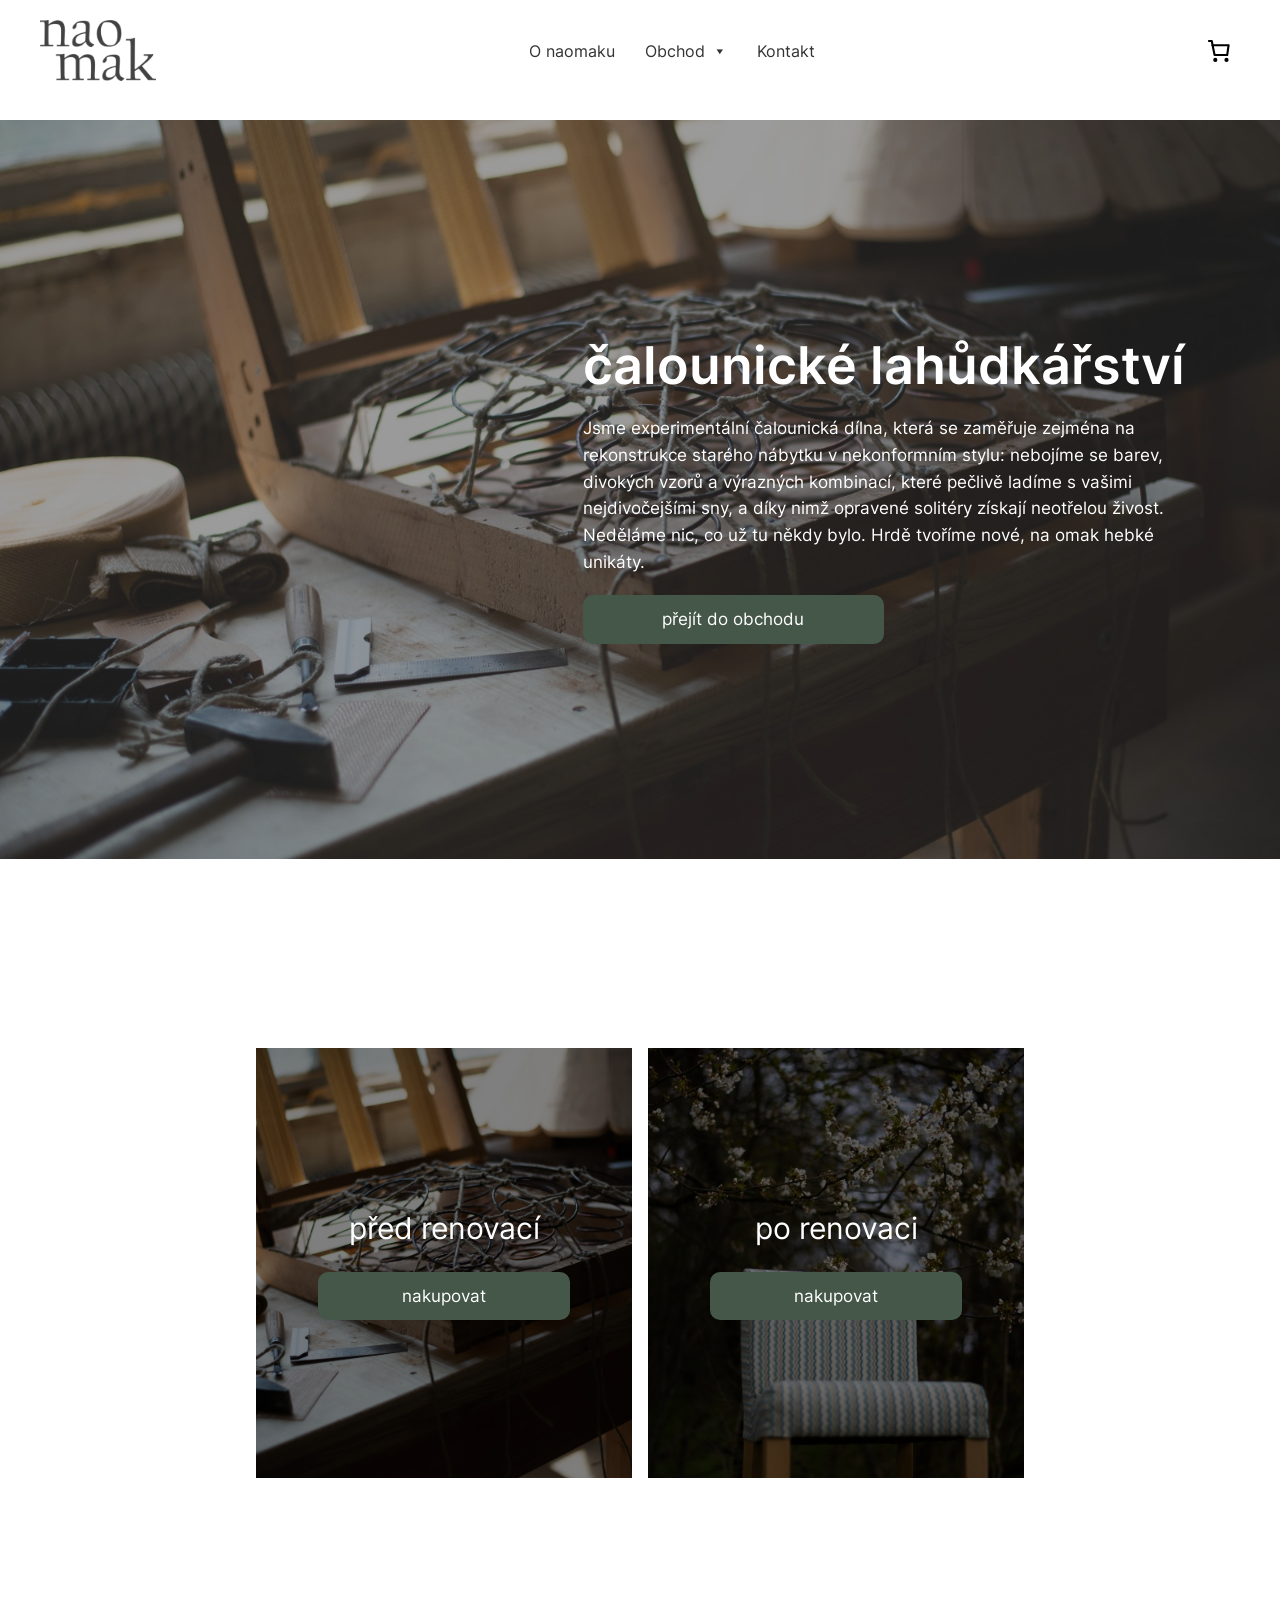
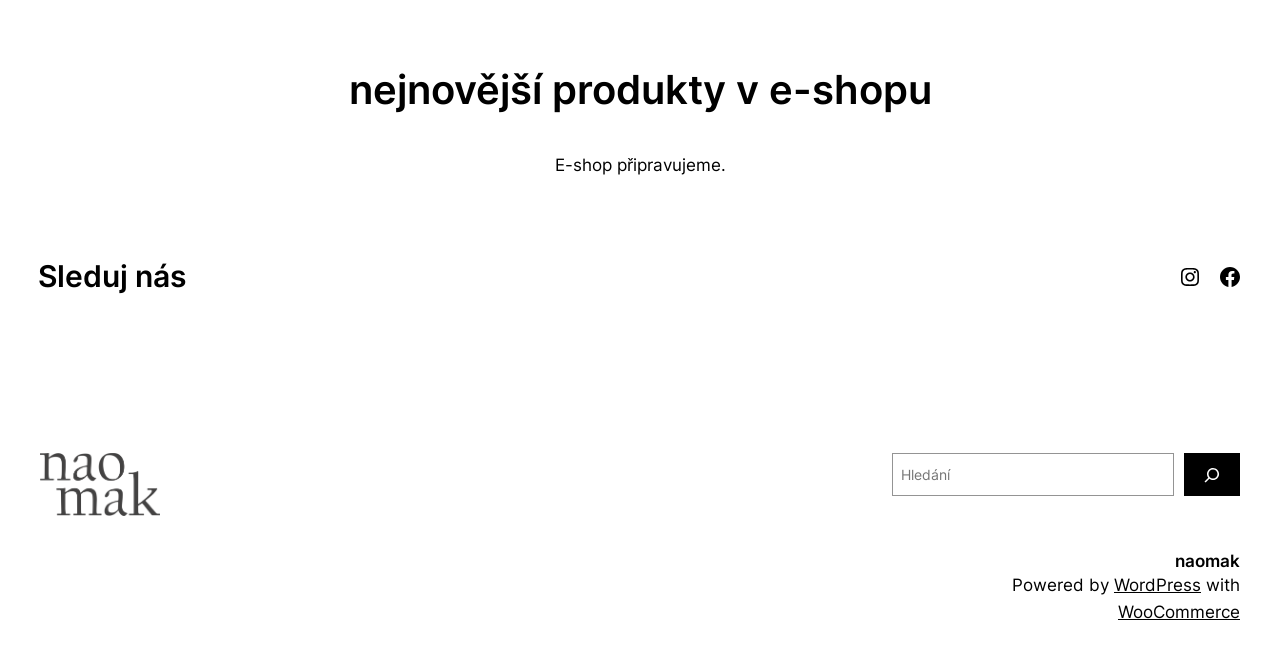
<file: index.html>
<!DOCTYPE html>
<html lang="cs">
<head>
	<meta charset="UTF-8" />
	<meta name="viewport" content="width=device-width, initial-scale=1" />
<meta name='robots' content='max-image-preview:large' />
<title>naomak &#8211; kočovné experimentální čalounictví</title>
<link rel="alternate" type="application/rss+xml" title="naomak &raquo; RSS zdroj" href="https://naomak.cz/feed/" />
<link rel="alternate" type="application/rss+xml" title="naomak &raquo; RSS komentářů" href="https://naomak.cz/comments/feed/" />
<script>
window._wpemojiSettings = {"baseUrl":"https:\/\/s.w.org\/images\/core\/emoji\/15.0.3\/72x72\/","ext":".png","svgUrl":"https:\/\/s.w.org\/images\/core\/emoji\/15.0.3\/svg\/","svgExt":".svg","source":{"concatemoji":"https:\/\/naomak.cz\/wp-includes\/js\/wp-emoji-release.min.js?ver=6.6.5"}};
/*! This file is auto-generated */
!function(i,n){var o,s,e;function c(e){try{var t={supportTests:e,timestamp:(new Date).valueOf()};sessionStorage.setItem(o,JSON.stringify(t))}catch(e){}}function p(e,t,n){e.clearRect(0,0,e.canvas.width,e.canvas.height),e.fillText(t,0,0);var t=new Uint32Array(e.getImageData(0,0,e.canvas.width,e.canvas.height).data),r=(e.clearRect(0,0,e.canvas.width,e.canvas.height),e.fillText(n,0,0),new Uint32Array(e.getImageData(0,0,e.canvas.width,e.canvas.height).data));return t.every(function(e,t){return e===r[t]})}function u(e,t,n){switch(t){case"flag":return n(e,"\ud83c\udff3\ufe0f\u200d\u26a7\ufe0f","\ud83c\udff3\ufe0f\u200b\u26a7\ufe0f")?!1:!n(e,"\ud83c\uddfa\ud83c\uddf3","\ud83c\uddfa\u200b\ud83c\uddf3")&&!n(e,"\ud83c\udff4\udb40\udc67\udb40\udc62\udb40\udc65\udb40\udc6e\udb40\udc67\udb40\udc7f","\ud83c\udff4\u200b\udb40\udc67\u200b\udb40\udc62\u200b\udb40\udc65\u200b\udb40\udc6e\u200b\udb40\udc67\u200b\udb40\udc7f");case"emoji":return!n(e,"\ud83d\udc26\u200d\u2b1b","\ud83d\udc26\u200b\u2b1b")}return!1}function f(e,t,n){var r="undefined"!=typeof WorkerGlobalScope&&self instanceof WorkerGlobalScope?new OffscreenCanvas(300,150):i.createElement("canvas"),a=r.getContext("2d",{willReadFrequently:!0}),o=(a.textBaseline="top",a.font="600 32px Arial",{});return e.forEach(function(e){o[e]=t(a,e,n)}),o}function t(e){var t=i.createElement("script");t.src=e,t.defer=!0,i.head.appendChild(t)}"undefined"!=typeof Promise&&(o="wpEmojiSettingsSupports",s=["flag","emoji"],n.supports={everything:!0,everythingExceptFlag:!0},e=new Promise(function(e){i.addEventListener("DOMContentLoaded",e,{once:!0})}),new Promise(function(t){var n=function(){try{var e=JSON.parse(sessionStorage.getItem(o));if("object"==typeof e&&"number"==typeof e.timestamp&&(new Date).valueOf()<e.timestamp+604800&&"object"==typeof e.supportTests)return e.supportTests}catch(e){}return null}();if(!n){if("undefined"!=typeof Worker&&"undefined"!=typeof OffscreenCanvas&&"undefined"!=typeof URL&&URL.createObjectURL&&"undefined"!=typeof Blob)try{var e="postMessage("+f.toString()+"("+[JSON.stringify(s),u.toString(),p.toString()].join(",")+"));",r=new Blob([e],{type:"text/javascript"}),a=new Worker(URL.createObjectURL(r),{name:"wpTestEmojiSupports"});return void(a.onmessage=function(e){c(n=e.data),a.terminate(),t(n)})}catch(e){}c(n=f(s,u,p))}t(n)}).then(function(e){for(var t in e)n.supports[t]=e[t],n.supports.everything=n.supports.everything&&n.supports[t],"flag"!==t&&(n.supports.everythingExceptFlag=n.supports.everythingExceptFlag&&n.supports[t]);n.supports.everythingExceptFlag=n.supports.everythingExceptFlag&&!n.supports.flag,n.DOMReady=!1,n.readyCallback=function(){n.DOMReady=!0}}).then(function(){return e}).then(function(){var e;n.supports.everything||(n.readyCallback(),(e=n.source||{}).concatemoji?t(e.concatemoji):e.wpemoji&&e.twemoji&&(t(e.twemoji),t(e.wpemoji)))}))}((window,document),window._wpemojiSettings);
</script>
<style id='wp-block-site-logo-inline-css'>
.wp-block-site-logo{box-sizing:border-box;line-height:0}.wp-block-site-logo a{display:inline-block;line-height:0}.wp-block-site-logo.is-default-size img{height:auto;width:120px}.wp-block-site-logo img{height:auto;max-width:100%}.wp-block-site-logo a,.wp-block-site-logo img{border-radius:inherit}.wp-block-site-logo.aligncenter{margin-left:auto;margin-right:auto;text-align:center}:root :where(.wp-block-site-logo.is-style-rounded){border-radius:9999px}
</style>
<style id='wp-block-group-inline-css'>
.wp-block-group{box-sizing:border-box}:where(.wp-block-group.wp-block-group-is-layout-constrained){position:relative}
</style>
<style id='wp-block-paragraph-inline-css'>
.is-small-text{font-size:.875em}.is-regular-text{font-size:1em}.is-large-text{font-size:2.25em}.is-larger-text{font-size:3em}.has-drop-cap:not(:focus):first-letter{float:left;font-size:8.4em;font-style:normal;font-weight:100;line-height:.68;margin:.05em .1em 0 0;text-transform:uppercase}body.rtl .has-drop-cap:not(:focus):first-letter{float:none;margin-left:.1em}p.has-drop-cap.has-background{overflow:hidden}:root :where(p.has-background){padding:1.25em 2.375em}:where(p.has-text-color:not(.has-link-color)) a{color:inherit}p.has-text-align-left[style*="writing-mode:vertical-lr"],p.has-text-align-right[style*="writing-mode:vertical-rl"]{rotate:180deg}
</style>
<link rel='stylesheet' id='wc-blocks-style-css' href='wp-content/plugins/woocommerce/assets/client/blocks/wc-blocks.css%3Fver=wc-9.1.6.css' media='all' />
<link rel='stylesheet' id='wc-blocks-style-mini-cart-contents-css' href='wp-content/plugins/woocommerce/assets/client/blocks/mini-cart-contents.css%3Fver=wc-9.1.6.css' media='all' />
<link rel='stylesheet' id='wc-blocks-packages-style-css' href='wp-content/plugins/woocommerce/assets/client/blocks/packages-style.css%3Fver=wc-9.1.6.css' media='all' />
<link rel='stylesheet' id='wc-blocks-style-mini-cart-css' href='wp-content/plugins/woocommerce/assets/client/blocks/mini-cart.css%3Fver=wc-9.1.6.css' media='all' />
<style id='wp-block-columns-inline-css'>
.wp-block-columns{align-items:normal!important;box-sizing:border-box;display:flex;flex-wrap:wrap!important}@media (min-width:782px){.wp-block-columns{flex-wrap:nowrap!important}}.wp-block-columns.are-vertically-aligned-top{align-items:flex-start}.wp-block-columns.are-vertically-aligned-center{align-items:center}.wp-block-columns.are-vertically-aligned-bottom{align-items:flex-end}@media (max-width:781px){.wp-block-columns:not(.is-not-stacked-on-mobile)>.wp-block-column{flex-basis:100%!important}}@media (min-width:782px){.wp-block-columns:not(.is-not-stacked-on-mobile)>.wp-block-column{flex-basis:0;flex-grow:1}.wp-block-columns:not(.is-not-stacked-on-mobile)>.wp-block-column[style*=flex-basis]{flex-grow:0}}.wp-block-columns.is-not-stacked-on-mobile{flex-wrap:nowrap!important}.wp-block-columns.is-not-stacked-on-mobile>.wp-block-column{flex-basis:0;flex-grow:1}.wp-block-columns.is-not-stacked-on-mobile>.wp-block-column[style*=flex-basis]{flex-grow:0}:where(.wp-block-columns){margin-bottom:1.75em}:where(.wp-block-columns.has-background){padding:1.25em 2.375em}.wp-block-column{flex-grow:1;min-width:0;overflow-wrap:break-word;word-break:break-word}.wp-block-column.is-vertically-aligned-top{align-self:flex-start}.wp-block-column.is-vertically-aligned-center{align-self:center}.wp-block-column.is-vertically-aligned-bottom{align-self:flex-end}.wp-block-column.is-vertically-aligned-stretch{align-self:stretch}.wp-block-column.is-vertically-aligned-bottom,.wp-block-column.is-vertically-aligned-center,.wp-block-column.is-vertically-aligned-top{width:100%}
</style>
<style id='wp-block-heading-inline-css'>
h1.has-background,h2.has-background,h3.has-background,h4.has-background,h5.has-background,h6.has-background{padding:1.25em 2.375em}h1.has-text-align-left[style*=writing-mode]:where([style*=vertical-lr]),h1.has-text-align-right[style*=writing-mode]:where([style*=vertical-rl]),h2.has-text-align-left[style*=writing-mode]:where([style*=vertical-lr]),h2.has-text-align-right[style*=writing-mode]:where([style*=vertical-rl]),h3.has-text-align-left[style*=writing-mode]:where([style*=vertical-lr]),h3.has-text-align-right[style*=writing-mode]:where([style*=vertical-rl]),h4.has-text-align-left[style*=writing-mode]:where([style*=vertical-lr]),h4.has-text-align-right[style*=writing-mode]:where([style*=vertical-rl]),h5.has-text-align-left[style*=writing-mode]:where([style*=vertical-lr]),h5.has-text-align-right[style*=writing-mode]:where([style*=vertical-rl]),h6.has-text-align-left[style*=writing-mode]:where([style*=vertical-lr]),h6.has-text-align-right[style*=writing-mode]:where([style*=vertical-rl]){rotate:180deg}

				.is-style-asterisk:before {
					content: '';
					width: 1.5rem;
					height: 3rem;
					background: var(--wp--preset--color--contrast-2, currentColor);
					clip-path: path('M11.93.684v8.039l5.633-5.633 1.216 1.23-5.66 5.66h8.04v1.737H13.2l5.701 5.701-1.23 1.23-5.742-5.742V21h-1.737v-8.094l-5.77 5.77-1.23-1.217 5.743-5.742H.842V9.98h8.162l-5.701-5.7 1.23-1.231 5.66 5.66V.684h1.737Z');
					display: block;
				}

				/* Hide the asterisk if the heading has no content, to avoid using empty headings to display the asterisk only, which is an A11Y issue */
				.is-style-asterisk:empty:before {
					content: none;
				}

				.is-style-asterisk:-moz-only-whitespace:before {
					content: none;
				}

				.is-style-asterisk.has-text-align-center:before {
					margin: 0 auto;
				}

				.is-style-asterisk.has-text-align-right:before {
					margin-left: auto;
				}

				.rtl .is-style-asterisk.has-text-align-left:before {
					margin-right: auto;
				}
</style>
<style id='wp-block-button-inline-css'>
.wp-block-button__link{box-sizing:border-box;cursor:pointer;display:inline-block;text-align:center;word-break:break-word}.wp-block-button__link.aligncenter{text-align:center}.wp-block-button__link.alignright{text-align:right}:where(.wp-block-button__link){border-radius:9999px;box-shadow:none;padding:calc(.667em + 2px) calc(1.333em + 2px);text-decoration:none}.wp-block-button[style*=text-decoration] .wp-block-button__link{text-decoration:inherit}.wp-block-buttons>.wp-block-button.has-custom-width{max-width:none}.wp-block-buttons>.wp-block-button.has-custom-width .wp-block-button__link{width:100%}.wp-block-buttons>.wp-block-button.has-custom-font-size .wp-block-button__link{font-size:inherit}.wp-block-buttons>.wp-block-button.wp-block-button__width-25{width:calc(25% - var(--wp--style--block-gap, .5em)*.75)}.wp-block-buttons>.wp-block-button.wp-block-button__width-50{width:calc(50% - var(--wp--style--block-gap, .5em)*.5)}.wp-block-buttons>.wp-block-button.wp-block-button__width-75{width:calc(75% - var(--wp--style--block-gap, .5em)*.25)}.wp-block-buttons>.wp-block-button.wp-block-button__width-100{flex-basis:100%;width:100%}.wp-block-buttons.is-vertical>.wp-block-button.wp-block-button__width-25{width:25%}.wp-block-buttons.is-vertical>.wp-block-button.wp-block-button__width-50{width:50%}.wp-block-buttons.is-vertical>.wp-block-button.wp-block-button__width-75{width:75%}.wp-block-button.is-style-squared,.wp-block-button__link.wp-block-button.is-style-squared{border-radius:0}.wp-block-button.no-border-radius,.wp-block-button__link.no-border-radius{border-radius:0!important}:root :where(.wp-block-button .wp-block-button__link.is-style-outline),:root :where(.wp-block-button.is-style-outline>.wp-block-button__link){border:2px solid;padding:.667em 1.333em}:root :where(.wp-block-button .wp-block-button__link.is-style-outline:not(.has-text-color)),:root :where(.wp-block-button.is-style-outline>.wp-block-button__link:not(.has-text-color)){color:currentColor}:root :where(.wp-block-button .wp-block-button__link.is-style-outline:not(.has-background)),:root :where(.wp-block-button.is-style-outline>.wp-block-button__link:not(.has-background)){background-color:initial;background-image:none}
</style>
<style id='twentytwentyfour-button-style-outline-inline-css'>
.wp-block-button.is-style-outline
	> .wp-block-button__link:not(.has-text-color, .has-background):hover {
	background-color: var(--wp--preset--color--contrast-2, var(--wp--preset--color--contrast, transparent));
	color: var(--wp--preset--color--base);
	border-color: var(--wp--preset--color--contrast-2, var(--wp--preset--color--contrast, currentColor));
}

</style>
<style id='wp-block-buttons-inline-css'>
.wp-block-buttons.is-vertical{flex-direction:column}.wp-block-buttons.is-vertical>.wp-block-button:last-child{margin-bottom:0}.wp-block-buttons>.wp-block-button{display:inline-block;margin:0}.wp-block-buttons.is-content-justification-left{justify-content:flex-start}.wp-block-buttons.is-content-justification-left.is-vertical{align-items:flex-start}.wp-block-buttons.is-content-justification-center{justify-content:center}.wp-block-buttons.is-content-justification-center.is-vertical{align-items:center}.wp-block-buttons.is-content-justification-right{justify-content:flex-end}.wp-block-buttons.is-content-justification-right.is-vertical{align-items:flex-end}.wp-block-buttons.is-content-justification-space-between{justify-content:space-between}.wp-block-buttons.aligncenter{text-align:center}.wp-block-buttons:not(.is-content-justification-space-between,.is-content-justification-right,.is-content-justification-left,.is-content-justification-center) .wp-block-button.aligncenter{margin-left:auto;margin-right:auto;width:100%}.wp-block-buttons[style*=text-decoration] .wp-block-button,.wp-block-buttons[style*=text-decoration] .wp-block-button__link{text-decoration:inherit}.wp-block-buttons.has-custom-font-size .wp-block-button__link{font-size:inherit}.wp-block-button.aligncenter{text-align:center}
</style>
<link rel='stylesheet' id='wp-block-cover-css' href='wp-includes/blocks/cover/style.min.css%3Fver=6.6.5.css' media='all' />
<style id='wp-block-spacer-inline-css'>
.wp-block-spacer{clear:both}
</style>
<link rel='stylesheet' id='wc-blocks-style-product-image-css' href='wp-content/plugins/woocommerce/assets/client/blocks/product-image.css%3Fver=wc-9.1.6.css' media='all' />
<style id='wp-block-post-title-inline-css'>
.wp-block-post-title{box-sizing:border-box;word-break:break-word}.wp-block-post-title a{display:inline-block}
</style>
<link rel='stylesheet' id='wc-blocks-style-product-template-css' href='wp-content/plugins/woocommerce/assets/client/blocks/product-template.css%3Fver=wc-9.1.6.css' media='all' />
<link rel='stylesheet' id='wc-blocks-style-product-collection-css' href='wp-content/plugins/woocommerce/assets/client/blocks/product-collection.css%3Fver=wc-9.1.6.css' media='all' />
<link rel='stylesheet' id='wp-block-social-links-css' href='wp-includes/blocks/social-links/style.min.css%3Fver=6.6.5.css' media='all' />
<style id='wp-block-navigation-link-inline-css'>
.wp-block-navigation .wp-block-navigation-item__label{overflow-wrap:break-word}.wp-block-navigation .wp-block-navigation-item__description{display:none}.link-ui-tools{border-top:1px solid #f0f0f0;padding:8px}.link-ui-block-inserter{padding-top:8px}.link-ui-block-inserter__back{margin-left:8px;text-transform:uppercase}

				.is-style-arrow-link .wp-block-navigation-item__label:after {
					content: "\2197";
					padding-inline-start: 0.25rem;
					vertical-align: middle;
					text-decoration: none;
					display: inline-block;
				}
</style>
<link rel='stylesheet' id='wp-block-navigation-css' href='wp-includes/blocks/navigation/style.min.css%3Fver=6.6.5.css' media='all' />
<style id='wp-block-search-inline-css'>
.wp-block-search__button{margin-left:10px;word-break:normal}.wp-block-search__button.has-icon{line-height:0}.wp-block-search__button svg{height:1.25em;min-height:24px;min-width:24px;width:1.25em;fill:currentColor;vertical-align:text-bottom}:where(.wp-block-search__button){border:1px solid #ccc;padding:6px 10px}.wp-block-search__inside-wrapper{display:flex;flex:auto;flex-wrap:nowrap;max-width:100%}.wp-block-search__label{width:100%}.wp-block-search__input{appearance:none;border:1px solid #949494;flex-grow:1;margin-left:0;margin-right:0;min-width:3rem;padding:8px;text-decoration:unset!important}.wp-block-search.wp-block-search__button-only .wp-block-search__button{flex-shrink:0;margin-left:0;max-width:100%}.wp-block-search.wp-block-search__button-only .wp-block-search__button[aria-expanded=true]{max-width:calc(100% - 100px)}.wp-block-search.wp-block-search__button-only .wp-block-search__inside-wrapper{min-width:0!important;transition-property:width}.wp-block-search.wp-block-search__button-only .wp-block-search__input{flex-basis:100%;transition-duration:.3s}.wp-block-search.wp-block-search__button-only.wp-block-search__searchfield-hidden,.wp-block-search.wp-block-search__button-only.wp-block-search__searchfield-hidden .wp-block-search__inside-wrapper{overflow:hidden}.wp-block-search.wp-block-search__button-only.wp-block-search__searchfield-hidden .wp-block-search__input{border-left-width:0!important;border-right-width:0!important;flex-basis:0;flex-grow:0;margin:0;min-width:0!important;padding-left:0!important;padding-right:0!important;width:0!important}:where(.wp-block-search__input){font-family:inherit;font-size:inherit;font-style:inherit;font-weight:inherit;letter-spacing:inherit;line-height:inherit;text-transform:inherit}:where(.wp-block-search__button-inside .wp-block-search__inside-wrapper){border:1px solid #949494;box-sizing:border-box;padding:4px}:where(.wp-block-search__button-inside .wp-block-search__inside-wrapper) .wp-block-search__input{border:none;border-radius:0;padding:0 4px}:where(.wp-block-search__button-inside .wp-block-search__inside-wrapper) .wp-block-search__input:focus{outline:none}:where(.wp-block-search__button-inside .wp-block-search__inside-wrapper) :where(.wp-block-search__button){padding:4px 8px}.wp-block-search.aligncenter .wp-block-search__inside-wrapper{margin:auto}.wp-block[data-align=right] .wp-block-search.wp-block-search__button-only .wp-block-search__inside-wrapper{float:right}
</style>
<style id='wp-block-site-title-inline-css'>
:root :where(.wp-block-site-title a){color:inherit}
</style>
<style id='wp-emoji-styles-inline-css'>

	img.wp-smiley, img.emoji {
		display: inline !important;
		border: none !important;
		box-shadow: none !important;
		height: 1em !important;
		width: 1em !important;
		margin: 0 0.07em !important;
		vertical-align: -0.1em !important;
		background: none !important;
		padding: 0 !important;
	}
</style>
<style id='wp-block-library-inline-css'>
:root{--wp-admin-theme-color:#007cba;--wp-admin-theme-color--rgb:0,124,186;--wp-admin-theme-color-darker-10:#006ba1;--wp-admin-theme-color-darker-10--rgb:0,107,161;--wp-admin-theme-color-darker-20:#005a87;--wp-admin-theme-color-darker-20--rgb:0,90,135;--wp-admin-border-width-focus:2px;--wp-block-synced-color:#7a00df;--wp-block-synced-color--rgb:122,0,223;--wp-bound-block-color:var(--wp-block-synced-color)}@media (min-resolution:192dpi){:root{--wp-admin-border-width-focus:1.5px}}.wp-element-button{cursor:pointer}:root{--wp--preset--font-size--normal:16px;--wp--preset--font-size--huge:42px}:root .has-very-light-gray-background-color{background-color:#eee}:root .has-very-dark-gray-background-color{background-color:#313131}:root .has-very-light-gray-color{color:#eee}:root .has-very-dark-gray-color{color:#313131}:root .has-vivid-green-cyan-to-vivid-cyan-blue-gradient-background{background:linear-gradient(135deg,#00d084,#0693e3)}:root .has-purple-crush-gradient-background{background:linear-gradient(135deg,#34e2e4,#4721fb 50%,#ab1dfe)}:root .has-hazy-dawn-gradient-background{background:linear-gradient(135deg,#faaca8,#dad0ec)}:root .has-subdued-olive-gradient-background{background:linear-gradient(135deg,#fafae1,#67a671)}:root .has-atomic-cream-gradient-background{background:linear-gradient(135deg,#fdd79a,#004a59)}:root .has-nightshade-gradient-background{background:linear-gradient(135deg,#330968,#31cdcf)}:root .has-midnight-gradient-background{background:linear-gradient(135deg,#020381,#2874fc)}.has-regular-font-size{font-size:1em}.has-larger-font-size{font-size:2.625em}.has-normal-font-size{font-size:var(--wp--preset--font-size--normal)}.has-huge-font-size{font-size:var(--wp--preset--font-size--huge)}.has-text-align-center{text-align:center}.has-text-align-left{text-align:left}.has-text-align-right{text-align:right}#end-resizable-editor-section{display:none}.aligncenter{clear:both}.items-justified-left{justify-content:flex-start}.items-justified-center{justify-content:center}.items-justified-right{justify-content:flex-end}.items-justified-space-between{justify-content:space-between}.screen-reader-text{border:0;clip:rect(1px,1px,1px,1px);clip-path:inset(50%);height:1px;margin:-1px;overflow:hidden;padding:0;position:absolute;width:1px;word-wrap:normal!important}.screen-reader-text:focus{background-color:#ddd;clip:auto!important;clip-path:none;color:#444;display:block;font-size:1em;height:auto;left:5px;line-height:normal;padding:15px 23px 14px;text-decoration:none;top:5px;width:auto;z-index:100000}html :where(.has-border-color){border-style:solid}html :where([style*=border-top-color]){border-top-style:solid}html :where([style*=border-right-color]){border-right-style:solid}html :where([style*=border-bottom-color]){border-bottom-style:solid}html :where([style*=border-left-color]){border-left-style:solid}html :where([style*=border-width]){border-style:solid}html :where([style*=border-top-width]){border-top-style:solid}html :where([style*=border-right-width]){border-right-style:solid}html :where([style*=border-bottom-width]){border-bottom-style:solid}html :where([style*=border-left-width]){border-left-style:solid}html :where(img[class*=wp-image-]){height:auto;max-width:100%}:where(figure){margin:0 0 1em}html :where(.is-position-sticky){--wp-admin--admin-bar--position-offset:var(--wp-admin--admin-bar--height,0px)}@media screen and (max-width:600px){html :where(.is-position-sticky){--wp-admin--admin-bar--position-offset:0px}}
</style>
<style id='global-styles-inline-css'>
:root{--wp--preset--aspect-ratio--square: 1;--wp--preset--aspect-ratio--4-3: 4/3;--wp--preset--aspect-ratio--3-4: 3/4;--wp--preset--aspect-ratio--3-2: 3/2;--wp--preset--aspect-ratio--2-3: 2/3;--wp--preset--aspect-ratio--16-9: 16/9;--wp--preset--aspect-ratio--9-16: 9/16;--wp--preset--color--black: #000000;--wp--preset--color--cyan-bluish-gray: #abb8c3;--wp--preset--color--white: #ffffff;--wp--preset--color--pale-pink: #f78da7;--wp--preset--color--vivid-red: #cf2e2e;--wp--preset--color--luminous-vivid-orange: #ff6900;--wp--preset--color--luminous-vivid-amber: #fcb900;--wp--preset--color--light-green-cyan: #7bdcb5;--wp--preset--color--vivid-green-cyan: #00d084;--wp--preset--color--pale-cyan-blue: #8ed1fc;--wp--preset--color--vivid-cyan-blue: #0693e3;--wp--preset--color--vivid-purple: #9b51e0;--wp--preset--color--primary: #000000;--wp--preset--color--secondary: #636363;--wp--preset--color--foreground: #000000;--wp--preset--color--background: #ffffff;--wp--preset--color--tertiary: #ffffff;--wp--preset--gradient--vivid-cyan-blue-to-vivid-purple: linear-gradient(135deg,rgba(6,147,227,1) 0%,rgb(155,81,224) 100%);--wp--preset--gradient--light-green-cyan-to-vivid-green-cyan: linear-gradient(135deg,rgb(122,220,180) 0%,rgb(0,208,130) 100%);--wp--preset--gradient--luminous-vivid-amber-to-luminous-vivid-orange: linear-gradient(135deg,rgba(252,185,0,1) 0%,rgba(255,105,0,1) 100%);--wp--preset--gradient--luminous-vivid-orange-to-vivid-red: linear-gradient(135deg,rgba(255,105,0,1) 0%,rgb(207,46,46) 100%);--wp--preset--gradient--very-light-gray-to-cyan-bluish-gray: linear-gradient(135deg,rgb(238,238,238) 0%,rgb(169,184,195) 100%);--wp--preset--gradient--cool-to-warm-spectrum: linear-gradient(135deg,rgb(74,234,220) 0%,rgb(151,120,209) 20%,rgb(207,42,186) 40%,rgb(238,44,130) 60%,rgb(251,105,98) 80%,rgb(254,248,76) 100%);--wp--preset--gradient--blush-light-purple: linear-gradient(135deg,rgb(255,206,236) 0%,rgb(152,150,240) 100%);--wp--preset--gradient--blush-bordeaux: linear-gradient(135deg,rgb(254,205,165) 0%,rgb(254,45,45) 50%,rgb(107,0,62) 100%);--wp--preset--gradient--luminous-dusk: linear-gradient(135deg,rgb(255,203,112) 0%,rgb(199,81,192) 50%,rgb(65,88,208) 100%);--wp--preset--gradient--pale-ocean: linear-gradient(135deg,rgb(255,245,203) 0%,rgb(182,227,212) 50%,rgb(51,167,181) 100%);--wp--preset--gradient--electric-grass: linear-gradient(135deg,rgb(202,248,128) 0%,rgb(113,206,126) 100%);--wp--preset--gradient--midnight: linear-gradient(135deg,rgb(2,3,129) 0%,rgb(40,116,252) 100%);--wp--preset--gradient--gradient-1: linear-gradient(to bottom, #cfcabe 0%, #F9F9F9 100%);--wp--preset--gradient--gradient-2: linear-gradient(to bottom, #C2A990 0%, #F9F9F9 100%);--wp--preset--gradient--gradient-3: linear-gradient(to bottom, #D8613C 0%, #F9F9F9 100%);--wp--preset--gradient--gradient-4: linear-gradient(to bottom, #B1C5A4 0%, #F9F9F9 100%);--wp--preset--gradient--gradient-5: linear-gradient(to bottom, #B5BDBC 0%, #F9F9F9 100%);--wp--preset--gradient--gradient-6: linear-gradient(to bottom, #A4A4A4 0%, #F9F9F9 100%);--wp--preset--gradient--gradient-7: linear-gradient(to bottom, #cfcabe 50%, #F9F9F9 50%);--wp--preset--gradient--gradient-8: linear-gradient(to bottom, #C2A990 50%, #F9F9F9 50%);--wp--preset--gradient--gradient-9: linear-gradient(to bottom, #D8613C 50%, #F9F9F9 50%);--wp--preset--gradient--gradient-10: linear-gradient(to bottom, #B1C5A4 50%, #F9F9F9 50%);--wp--preset--gradient--gradient-11: linear-gradient(to bottom, #B5BDBC 50%, #F9F9F9 50%);--wp--preset--gradient--gradient-12: linear-gradient(to bottom, #A4A4A4 50%, #F9F9F9 50%);--wp--preset--font-size--small: 0.9rem;--wp--preset--font-size--medium: 1.05rem;--wp--preset--font-size--large: clamp(1.39rem, 1.39rem + ((1vw - 0.2rem) * 0.767), 1.85rem);--wp--preset--font-size--x-large: clamp(1.85rem, 1.85rem + ((1vw - 0.2rem) * 1.083), 2.5rem);--wp--preset--font-size--xx-large: clamp(2.5rem, 2.5rem + ((1vw - 0.2rem) * 1.283), 3.27rem);--wp--preset--font-family--inter: Inter, sans-serif;--wp--preset--font-family--raleway: Raleway, sans-serif;--wp--preset--font-family--work-sans: "Work Sans", sans-serif;--wp--preset--font-family--cormorant: Cormorant, serif;--wp--preset--font-family--newsreader: Newsreader, serif;--wp--preset--font-family--rubik: Rubik, sans-serif;--wp--preset--font-family--arvo: Arvo, serif;--wp--preset--font-family--montserrat: Montserrat, sans-serif;--wp--preset--font-family--lora: Lora, serif;--wp--preset--font-family--albert-sans: "Albert Sans", sans-serif;--wp--preset--font-family--overpass: Overpass, sans-serif;--wp--preset--font-family--bodoni-moda: "Bodoni Moda", serif;--wp--preset--spacing--20: min(1.5rem, 2vw);--wp--preset--spacing--30: min(2.5rem, 3vw);--wp--preset--spacing--40: min(4rem, 5vw);--wp--preset--spacing--50: min(6.5rem, 8vw);--wp--preset--spacing--60: min(10.5rem, 13vw);--wp--preset--spacing--70: 3.38rem;--wp--preset--spacing--80: 5.06rem;--wp--preset--spacing--10: 1rem;--wp--preset--shadow--natural: 6px 6px 9px rgba(0, 0, 0, 0.2);--wp--preset--shadow--deep: 12px 12px 50px rgba(0, 0, 0, 0.4);--wp--preset--shadow--sharp: 6px 6px 0px rgba(0, 0, 0, 0.2);--wp--preset--shadow--outlined: 6px 6px 0px -3px rgba(255, 255, 255, 1), 6px 6px rgba(0, 0, 0, 1);--wp--preset--shadow--crisp: 6px 6px 0px rgba(0, 0, 0, 1);}:root { --wp--style--global--content-size: 620px;--wp--style--global--wide-size: 1280px; }:where(body) { margin: 0; }.wp-site-blocks { padding-top: var(--wp--style--root--padding-top); padding-bottom: var(--wp--style--root--padding-bottom); }.has-global-padding { padding-right: var(--wp--style--root--padding-right); padding-left: var(--wp--style--root--padding-left); }.has-global-padding > .alignfull { margin-right: calc(var(--wp--style--root--padding-right) * -1); margin-left: calc(var(--wp--style--root--padding-left) * -1); }.has-global-padding :where(:not(.alignfull.is-layout-flow) > .has-global-padding:not(.wp-block-block, .alignfull)) { padding-right: 0; padding-left: 0; }.has-global-padding :where(:not(.alignfull.is-layout-flow) > .has-global-padding:not(.wp-block-block, .alignfull)) > .alignfull { margin-left: 0; margin-right: 0; }.wp-site-blocks > .alignleft { float: left; margin-right: 2em; }.wp-site-blocks > .alignright { float: right; margin-left: 2em; }.wp-site-blocks > .aligncenter { justify-content: center; margin-left: auto; margin-right: auto; }:where(.wp-site-blocks) > * { margin-block-start: 1.2rem; margin-block-end: 0; }:where(.wp-site-blocks) > :first-child { margin-block-start: 0; }:where(.wp-site-blocks) > :last-child { margin-block-end: 0; }:root { --wp--style--block-gap: 1.2rem; }:root :where(.is-layout-flow) > :first-child{margin-block-start: 0;}:root :where(.is-layout-flow) > :last-child{margin-block-end: 0;}:root :where(.is-layout-flow) > *{margin-block-start: 1.2rem;margin-block-end: 0;}:root :where(.is-layout-constrained) > :first-child{margin-block-start: 0;}:root :where(.is-layout-constrained) > :last-child{margin-block-end: 0;}:root :where(.is-layout-constrained) > *{margin-block-start: 1.2rem;margin-block-end: 0;}:root :where(.is-layout-flex){gap: 1.2rem;}:root :where(.is-layout-grid){gap: 1.2rem;}.is-layout-flow > .alignleft{float: left;margin-inline-start: 0;margin-inline-end: 2em;}.is-layout-flow > .alignright{float: right;margin-inline-start: 2em;margin-inline-end: 0;}.is-layout-flow > .aligncenter{margin-left: auto !important;margin-right: auto !important;}.is-layout-constrained > .alignleft{float: left;margin-inline-start: 0;margin-inline-end: 2em;}.is-layout-constrained > .alignright{float: right;margin-inline-start: 2em;margin-inline-end: 0;}.is-layout-constrained > .aligncenter{margin-left: auto !important;margin-right: auto !important;}.is-layout-constrained > :where(:not(.alignleft):not(.alignright):not(.alignfull)){max-width: var(--wp--style--global--content-size);margin-left: auto !important;margin-right: auto !important;}.is-layout-constrained > .alignwide{max-width: var(--wp--style--global--wide-size);}body .is-layout-flex{display: flex;}.is-layout-flex{flex-wrap: wrap;align-items: center;}.is-layout-flex > :is(*, div){margin: 0;}body .is-layout-grid{display: grid;}.is-layout-grid > :is(*, div){margin: 0;}body{background-color: var(--wp--preset--color--background);color: var(--wp--preset--color--foreground);font-family: var(--wp--preset--font-family--inter);font-size: var(--wp--preset--font-size--medium);font-style: normal;font-weight: 400;line-height: 1.6;--wp--style--root--padding-top: 0px;--wp--style--root--padding-right: var(--wp--preset--spacing--50);--wp--style--root--padding-bottom: 0px;--wp--style--root--padding-left: var(--wp--preset--spacing--50);}a:where(:not(.wp-element-button)){color: var(--wp--preset--color--foreground);text-decoration: underline;}:root :where(a:where(:not(.wp-element-button)):hover){text-decoration: none;}h1, h2, h3, h4, h5, h6{color: var(--wp--preset--color--foreground);font-family: var(--wp--preset--font-family--inter);font-style: normal;font-weight: 600;line-height: 1.2;}h1{font-size: var(--wp--preset--font-size--xx-large);line-height: 1.15;}h2{font-size: var(--wp--preset--font-size--x-large);}h3{font-size: var(--wp--preset--font-size--large);}h4{font-size: clamp(1.1rem, 1.1rem + ((1vw - 0.2rem) * 0.767), 1.5rem);}h5{font-size: var(--wp--preset--font-size--medium);}h6{font-size: var(--wp--preset--font-size--small);}:root :where(.wp-element-button, .wp-block-button__link){background-color: var(--wp--preset--color--primary);border-radius: .33rem;border-color: var(--wp--preset--color--contrast);border-width: 0;color: var(--wp--preset--color--background);font-family: var(--wp--preset--font-family--inter);font-size: var(--wp--preset--font-size--small);font-style: normal;font-weight: 400;line-height: 1;padding-top: 0.6rem;padding-right: 1rem;padding-bottom: 0.6rem;padding-left: 1rem;text-decoration: none;}:root :where(.wp-element-button:hover, .wp-block-button__link:hover){background-color: var(--wp--preset--color--secondary);border-color: var(--wp--preset--color--contrast-2);color: var(--wp--preset--color--background);}:root :where(.wp-element-button:focus, .wp-block-button__link:focus){background-color: var(--wp--preset--color--contrast-2);border-color: var(--wp--preset--color--contrast-2);color: var(--wp--preset--color--base);outline-color: var(--wp--preset--color--contrast);outline-offset: 2px;}:root :where(.wp-element-button:active, .wp-block-button__link:active){background-color: var(--wp--preset--color--contrast);color: var(--wp--preset--color--base);}:root :where(.wp-element-caption, .wp-block-audio figcaption, .wp-block-embed figcaption, .wp-block-gallery figcaption, .wp-block-image figcaption, .wp-block-table figcaption, .wp-block-video figcaption){color: var(--wp--preset--color--contrast-2);font-family: var(--wp--preset--font-family--body);font-size: 0.8rem;}.has-black-color{color: var(--wp--preset--color--black) !important;}.has-cyan-bluish-gray-color{color: var(--wp--preset--color--cyan-bluish-gray) !important;}.has-white-color{color: var(--wp--preset--color--white) !important;}.has-pale-pink-color{color: var(--wp--preset--color--pale-pink) !important;}.has-vivid-red-color{color: var(--wp--preset--color--vivid-red) !important;}.has-luminous-vivid-orange-color{color: var(--wp--preset--color--luminous-vivid-orange) !important;}.has-luminous-vivid-amber-color{color: var(--wp--preset--color--luminous-vivid-amber) !important;}.has-light-green-cyan-color{color: var(--wp--preset--color--light-green-cyan) !important;}.has-vivid-green-cyan-color{color: var(--wp--preset--color--vivid-green-cyan) !important;}.has-pale-cyan-blue-color{color: var(--wp--preset--color--pale-cyan-blue) !important;}.has-vivid-cyan-blue-color{color: var(--wp--preset--color--vivid-cyan-blue) !important;}.has-vivid-purple-color{color: var(--wp--preset--color--vivid-purple) !important;}.has-primary-color{color: var(--wp--preset--color--primary) !important;}.has-secondary-color{color: var(--wp--preset--color--secondary) !important;}.has-foreground-color{color: var(--wp--preset--color--foreground) !important;}.has-background-color{color: var(--wp--preset--color--background) !important;}.has-tertiary-color{color: var(--wp--preset--color--tertiary) !important;}.has-black-background-color{background-color: var(--wp--preset--color--black) !important;}.has-cyan-bluish-gray-background-color{background-color: var(--wp--preset--color--cyan-bluish-gray) !important;}.has-white-background-color{background-color: var(--wp--preset--color--white) !important;}.has-pale-pink-background-color{background-color: var(--wp--preset--color--pale-pink) !important;}.has-vivid-red-background-color{background-color: var(--wp--preset--color--vivid-red) !important;}.has-luminous-vivid-orange-background-color{background-color: var(--wp--preset--color--luminous-vivid-orange) !important;}.has-luminous-vivid-amber-background-color{background-color: var(--wp--preset--color--luminous-vivid-amber) !important;}.has-light-green-cyan-background-color{background-color: var(--wp--preset--color--light-green-cyan) !important;}.has-vivid-green-cyan-background-color{background-color: var(--wp--preset--color--vivid-green-cyan) !important;}.has-pale-cyan-blue-background-color{background-color: var(--wp--preset--color--pale-cyan-blue) !important;}.has-vivid-cyan-blue-background-color{background-color: var(--wp--preset--color--vivid-cyan-blue) !important;}.has-vivid-purple-background-color{background-color: var(--wp--preset--color--vivid-purple) !important;}.has-primary-background-color{background-color: var(--wp--preset--color--primary) !important;}.has-secondary-background-color{background-color: var(--wp--preset--color--secondary) !important;}.has-foreground-background-color{background-color: var(--wp--preset--color--foreground) !important;}.has-background-background-color{background-color: var(--wp--preset--color--background) !important;}.has-tertiary-background-color{background-color: var(--wp--preset--color--tertiary) !important;}.has-black-border-color{border-color: var(--wp--preset--color--black) !important;}.has-cyan-bluish-gray-border-color{border-color: var(--wp--preset--color--cyan-bluish-gray) !important;}.has-white-border-color{border-color: var(--wp--preset--color--white) !important;}.has-pale-pink-border-color{border-color: var(--wp--preset--color--pale-pink) !important;}.has-vivid-red-border-color{border-color: var(--wp--preset--color--vivid-red) !important;}.has-luminous-vivid-orange-border-color{border-color: var(--wp--preset--color--luminous-vivid-orange) !important;}.has-luminous-vivid-amber-border-color{border-color: var(--wp--preset--color--luminous-vivid-amber) !important;}.has-light-green-cyan-border-color{border-color: var(--wp--preset--color--light-green-cyan) !important;}.has-vivid-green-cyan-border-color{border-color: var(--wp--preset--color--vivid-green-cyan) !important;}.has-pale-cyan-blue-border-color{border-color: var(--wp--preset--color--pale-cyan-blue) !important;}.has-vivid-cyan-blue-border-color{border-color: var(--wp--preset--color--vivid-cyan-blue) !important;}.has-vivid-purple-border-color{border-color: var(--wp--preset--color--vivid-purple) !important;}.has-primary-border-color{border-color: var(--wp--preset--color--primary) !important;}.has-secondary-border-color{border-color: var(--wp--preset--color--secondary) !important;}.has-foreground-border-color{border-color: var(--wp--preset--color--foreground) !important;}.has-background-border-color{border-color: var(--wp--preset--color--background) !important;}.has-tertiary-border-color{border-color: var(--wp--preset--color--tertiary) !important;}.has-vivid-cyan-blue-to-vivid-purple-gradient-background{background: var(--wp--preset--gradient--vivid-cyan-blue-to-vivid-purple) !important;}.has-light-green-cyan-to-vivid-green-cyan-gradient-background{background: var(--wp--preset--gradient--light-green-cyan-to-vivid-green-cyan) !important;}.has-luminous-vivid-amber-to-luminous-vivid-orange-gradient-background{background: var(--wp--preset--gradient--luminous-vivid-amber-to-luminous-vivid-orange) !important;}.has-luminous-vivid-orange-to-vivid-red-gradient-background{background: var(--wp--preset--gradient--luminous-vivid-orange-to-vivid-red) !important;}.has-very-light-gray-to-cyan-bluish-gray-gradient-background{background: var(--wp--preset--gradient--very-light-gray-to-cyan-bluish-gray) !important;}.has-cool-to-warm-spectrum-gradient-background{background: var(--wp--preset--gradient--cool-to-warm-spectrum) !important;}.has-blush-light-purple-gradient-background{background: var(--wp--preset--gradient--blush-light-purple) !important;}.has-blush-bordeaux-gradient-background{background: var(--wp--preset--gradient--blush-bordeaux) !important;}.has-luminous-dusk-gradient-background{background: var(--wp--preset--gradient--luminous-dusk) !important;}.has-pale-ocean-gradient-background{background: var(--wp--preset--gradient--pale-ocean) !important;}.has-electric-grass-gradient-background{background: var(--wp--preset--gradient--electric-grass) !important;}.has-midnight-gradient-background{background: var(--wp--preset--gradient--midnight) !important;}.has-gradient-1-gradient-background{background: var(--wp--preset--gradient--gradient-1) !important;}.has-gradient-2-gradient-background{background: var(--wp--preset--gradient--gradient-2) !important;}.has-gradient-3-gradient-background{background: var(--wp--preset--gradient--gradient-3) !important;}.has-gradient-4-gradient-background{background: var(--wp--preset--gradient--gradient-4) !important;}.has-gradient-5-gradient-background{background: var(--wp--preset--gradient--gradient-5) !important;}.has-gradient-6-gradient-background{background: var(--wp--preset--gradient--gradient-6) !important;}.has-gradient-7-gradient-background{background: var(--wp--preset--gradient--gradient-7) !important;}.has-gradient-8-gradient-background{background: var(--wp--preset--gradient--gradient-8) !important;}.has-gradient-9-gradient-background{background: var(--wp--preset--gradient--gradient-9) !important;}.has-gradient-10-gradient-background{background: var(--wp--preset--gradient--gradient-10) !important;}.has-gradient-11-gradient-background{background: var(--wp--preset--gradient--gradient-11) !important;}.has-gradient-12-gradient-background{background: var(--wp--preset--gradient--gradient-12) !important;}.has-small-font-size{font-size: var(--wp--preset--font-size--small) !important;}.has-medium-font-size{font-size: var(--wp--preset--font-size--medium) !important;}.has-large-font-size{font-size: var(--wp--preset--font-size--large) !important;}.has-x-large-font-size{font-size: var(--wp--preset--font-size--x-large) !important;}.has-xx-large-font-size{font-size: var(--wp--preset--font-size--xx-large) !important;}.has-inter-font-family{font-family: var(--wp--preset--font-family--inter) !important;}.has-raleway-font-family{font-family: var(--wp--preset--font-family--raleway) !important;}.has-work-sans-font-family{font-family: var(--wp--preset--font-family--work-sans) !important;}.has-cormorant-font-family{font-family: var(--wp--preset--font-family--cormorant) !important;}.has-newsreader-font-family{font-family: var(--wp--preset--font-family--newsreader) !important;}.has-rubik-font-family{font-family: var(--wp--preset--font-family--rubik) !important;}.has-arvo-font-family{font-family: var(--wp--preset--font-family--arvo) !important;}.has-montserrat-font-family{font-family: var(--wp--preset--font-family--montserrat) !important;}.has-lora-font-family{font-family: var(--wp--preset--font-family--lora) !important;}.has-albert-sans-font-family{font-family: var(--wp--preset--font-family--albert-sans) !important;}.has-overpass-font-family{font-family: var(--wp--preset--font-family--overpass) !important;}.has-bodoni-moda-font-family{font-family: var(--wp--preset--font-family--bodoni-moda) !important;}
:root :where(.wp-block-buttons-is-layout-flow) > :first-child{margin-block-start: 0;}:root :where(.wp-block-buttons-is-layout-flow) > :last-child{margin-block-end: 0;}:root :where(.wp-block-buttons-is-layout-flow) > *{margin-block-start: 0.7rem;margin-block-end: 0;}:root :where(.wp-block-buttons-is-layout-constrained) > :first-child{margin-block-start: 0;}:root :where(.wp-block-buttons-is-layout-constrained) > :last-child{margin-block-end: 0;}:root :where(.wp-block-buttons-is-layout-constrained) > *{margin-block-start: 0.7rem;margin-block-end: 0;}:root :where(.wp-block-buttons-is-layout-flex){gap: 0.7rem;}:root :where(.wp-block-buttons-is-layout-grid){gap: 0.7rem;}
:root :where(.wp-block-navigation){font-weight: 500;}
:root :where(.wp-block-navigation a:where(:not(.wp-element-button))){text-decoration: none;}
:root :where(.wp-block-navigation a:where(:not(.wp-element-button)):hover){text-decoration: underline;}
:root :where(.wp-block-post-title){color: var(--wp--preset--color--foreground);}
:root :where(.wp-block-post-title a:where(:not(.wp-element-button))){color: var(--wp--preset--color--foreground);text-decoration: none;}
:root :where(.wp-block-post-title a:where(:not(.wp-element-button)):hover){color: var(--wp--preset--color--primary);text-decoration: underline;}
:root :where(.wp-block-search .wp-block-search__label, .wp-block-search .wp-block-search__input, .wp-block-search .wp-block-search__button){font-size: var(--wp--preset--font-size--small);}:root :where(.wp-block-search .wp-block-search__input){border-radius:.33rem}
:root :where(.wp-block-search .wp-element-button,.wp-block-search  .wp-block-button__link){border-radius: .33rem;}
:root :where(.wp-block-site-title){font-family: var(--wp--preset--font-family--inter);font-size: var(--wp--preset--font-size--medium);font-style: normal;font-weight: 600;}
:root :where(.wp-block-site-title a:where(:not(.wp-element-button))){color: var(--wp--preset--color--foreground);text-decoration: none;}
:root :where(.wp-block-site-title a:where(:not(.wp-element-button)):hover){color: var(--wp--preset--color--foreground);text-decoration: none;}
:root :where(.wp-block-heading){color: var(--wp--preset--color--foreground);}
:root :where(.wp-block-heading a:where(:not(.wp-element-button))){color: var(--wp--preset--color--foreground);}
:root :where(.wp-block-cover h1,.wp-block-cover  h2,.wp-block-cover  h3,.wp-block-cover  h4,.wp-block-cover  h5,.wp-block-cover  h6){color: #ffffff;}
:where(.wp-site-blocks *:focus){outline-width:2px;outline-style:solid}:root :where(.wp-block-calendar.wp-block-calendar table:where(:not(.has-text-color)) th){background-color:var(--wp--preset--color--contrast-2);color:var(--wp--preset--color--base);border-color:var(--wp--preset--color--contrast-2)}:root :where(.wp-block-calendar table:where(:not(.has-text-color)) td){border-color:var(--wp--preset--color--contrast-2)}:root :where(.wp-block-categories){list-style-type:none;}:root :where(.wp-block-categories li){margin-bottom: 0.5rem;}:root :where(.wp-block-post-comments-form textarea, .wp-block-post-comments-form input){border-radius:.33rem}:root :where(.wp-block-loginout input){border-radius:.33rem;padding:calc(0.667em + 2px);border:1px solid #949494;}:root :where(.wp-block-post-terms .wp-block-post-terms__prefix){color: var(--wp--preset--color--contrast-2);}:root :where(.wp-block-query-title span){font-style: italic;}:root :where(.wp-block-quote :where(p)){margin-block-start:0;margin-block-end:calc(var(--wp--preset--spacing--10) + 0.5rem);}:root :where(.wp-block-quote :where(:last-child)){margin-block-end:0;}:root :where(.wp-block-quote.has-text-align-right.is-style-plain, .rtl .is-style-plain.wp-block-quote:not(.has-text-align-center):not(.has-text-align-left)){border-width: 0 2px 0 0;padding-left:calc(var(--wp--preset--spacing--20) + 0.5rem);padding-right:calc(var(--wp--preset--spacing--20) + 0.5rem);}:root :where(.wp-block-quote.has-text-align-left.is-style-plain, body:not(.rtl) .is-style-plain.wp-block-quote:not(.has-text-align-center):not(.has-text-align-right)){border-width: 0 0 0 2px;padding-left:calc(var(--wp--preset--spacing--20) + 0.5rem);padding-right:calc(var(--wp--preset--spacing--20) + 0.5rem)}:root :where(.wp-block-search .wp-block-search__input){border-radius:.33rem}:root :where(.wp-block-separator){}:root :where(.wp-block-separator:not(.is-style-wide):not(.is-style-dots):not(.alignwide):not(.alignfull)){width: var(--wp--preset--spacing--60)}
</style>
<style id='core-block-supports-inline-css'>
.wp-container-core-group-is-layout-1{flex-wrap:nowrap;justify-content:center;}.wp-container-core-group-is-layout-2{flex-wrap:nowrap;}.wp-container-core-columns-is-layout-1{flex-wrap:nowrap;}.wp-container-core-group-is-layout-3{flex-wrap:nowrap;gap:0px;}.wp-container-core-group-is-layout-4{flex-wrap:nowrap;gap:10px;}.wp-container-core-group-is-layout-5{flex-wrap:nowrap;gap:0;justify-content:space-between;}.wp-container-1{top:calc(0px + var(--wp-admin--admin-bar--position-offset, 0px));position:sticky;z-index:10;}.wp-elements-9013a1fd84ed46f71c633ffcdb9bcbb0 h1, .wp-elements-9013a1fd84ed46f71c633ffcdb9bcbb0 h2, .wp-elements-9013a1fd84ed46f71c633ffcdb9bcbb0 h3, .wp-elements-9013a1fd84ed46f71c633ffcdb9bcbb0 h4, .wp-elements-9013a1fd84ed46f71c633ffcdb9bcbb0 h5, .wp-elements-9013a1fd84ed46f71c633ffcdb9bcbb0 h6{color:var(--wp--preset--color--background);}.wp-container-core-buttons-is-layout-1{justify-content:flex-start;}.wp-container-core-group-is-layout-6 > .alignfull{margin-right:calc(60px * -1);margin-left:calc(60px * -1);}.wp-container-core-buttons-is-layout-2{justify-content:center;}.wp-container-core-columns-is-layout-2{flex-wrap:nowrap;}.wp-container-core-buttons-is-layout-3{justify-content:center;}.wp-container-core-columns-is-layout-3{flex-wrap:nowrap;}.wp-container-core-columns-is-layout-4{flex-wrap:nowrap;gap:2em var(--wp--preset--spacing--10);}.wp-container-core-columns-is-layout-5{flex-wrap:nowrap;}.wp-container-core-group-is-layout-7 > .alignfull{margin-right:calc(var(--wp--preset--spacing--30) * -1);margin-left:calc(var(--wp--preset--spacing--30) * -1);}.wp-container-core-group-is-layout-7 > *{margin-block-start:0;margin-block-end:0;}.wp-container-core-group-is-layout-7 > * + *{margin-block-start:var(--wp--preset--spacing--30);margin-block-end:0;}.wp-container-core-group-is-layout-8 > .alignfull{margin-right:calc(var(--wp--preset--spacing--30) * -1);margin-left:calc(var(--wp--preset--spacing--30) * -1);}.wp-container-core-social-links-is-layout-1{gap:0 16px;justify-content:space-between;}.wp-container-core-group-is-layout-9{justify-content:space-between;}.wp-container-core-columns-is-layout-6{flex-wrap:nowrap;}.wp-container-core-group-is-layout-10 > .alignfull{margin-right:calc(var(--wp--preset--spacing--30) * -1);margin-left:calc(var(--wp--preset--spacing--30) * -1);}.wp-container-core-group-is-layout-10 > *{margin-block-start:0;margin-block-end:0;}.wp-container-core-group-is-layout-10 > * + *{margin-block-start:var(--wp--preset--spacing--30);margin-block-end:0;}.wp-container-core-navigation-is-layout-1{gap:10px;flex-direction:column;align-items:flex-start;}.wp-container-content-1{flex-grow:1;}.wp-container-core-columns-is-layout-7{flex-wrap:nowrap;gap:2em var(--wp--preset--spacing--50);}.wp-container-core-group-is-layout-11{gap:32px;align-items:flex-start;}.wp-container-core-group-is-layout-12{gap:0;flex-direction:column;align-items:flex-end;}.wp-container-core-column-is-layout-14 > *{margin-block-start:0;margin-block-end:0;}.wp-container-core-column-is-layout-14 > * + *{margin-block-start:60px;margin-block-end:0;}.wp-container-core-columns-is-layout-8{flex-wrap:nowrap;}.wp-container-core-group-is-layout-13 > *{margin-block-start:0;margin-block-end:0;}.wp-container-core-group-is-layout-13 > * + *{margin-block-start:40px;margin-block-end:0;}
</style>
<style id='wp-block-template-skip-link-inline-css'>

		.skip-link.screen-reader-text {
			border: 0;
			clip: rect(1px,1px,1px,1px);
			clip-path: inset(50%);
			height: 1px;
			margin: -1px;
			overflow: hidden;
			padding: 0;
			position: absolute !important;
			width: 1px;
			word-wrap: normal !important;
		}

		.skip-link.screen-reader-text:focus {
			background-color: #eee;
			clip: auto !important;
			clip-path: none;
			color: #444;
			display: block;
			font-size: 1em;
			height: auto;
			left: 5px;
			line-height: normal;
			padding: 15px 23px 14px;
			text-decoration: none;
			top: 5px;
			width: auto;
			z-index: 100000;
		}
</style>
<link rel='stylesheet' id='contact-form-7-css' href='wp-content/plugins/contact-form-7/includes/css/styles.css%3Fver=5.9.8.css' media='all' />
<link rel='stylesheet' id='uaf_client_css-css' href='wp-content/uploads/useanyfont/uaf.css%3Fver=1722711266.css' media='all' />
<link rel='stylesheet' id='woocommerce-layout-css' href='wp-content/plugins/woocommerce/assets/css/woocommerce-layout.css%3Fver=9.1.6.css' media='all' />
<link rel='stylesheet' id='woocommerce-smallscreen-css' href='wp-content/plugins/woocommerce/assets/css/woocommerce-smallscreen.css%3Fver=9.1.6.css' media='only screen and (max-width: 768px)' />
<link rel='stylesheet' id='woocommerce-general-css' href='wp-content/plugins/woocommerce/assets/css/woocommerce.css%3Fver=9.1.6.css' media='all' />
<link rel='stylesheet' id='woocommerce-blocktheme-css' href='wp-content/plugins/woocommerce/assets/css/woocommerce-blocktheme.css%3Fver=9.1.6.css' media='all' />
<style id='woocommerce-inline-inline-css'>
.woocommerce form .form-row .required { visibility: visible; }
</style>
<link rel='stylesheet' id='megamenu-css' href='wp-content/uploads/maxmegamenu/style.css%3Fver=c62fff.css' media='all' />
<link rel='stylesheet' id='dashicons-css' href='wp-includes/css/dashicons.min.css%3Fver=6.6.5.css' media='all' />
<script src="wp-includes/js/jquery/jquery.min.js%3Fver=3.7.1" id="jquery-core-js"></script>
<script src="wp-includes/js/jquery/jquery-migrate.min.js%3Fver=3.4.1" id="jquery-migrate-js"></script>
<script src="wp-content/plugins/woocommerce/assets/js/jquery-blockui/jquery.blockUI.min.js%3Fver=2.7.0-wc.9.1.6" id="jquery-blockui-js" defer data-wp-strategy="defer"></script>
<script id="wc-add-to-cart-js-extra">
var wc_add_to_cart_params = {"ajax_url":"\/wp-admin\/admin-ajax.php","wc_ajax_url":"\/?wc-ajax=%%endpoint%%","i18n_view_cart":"Zobrazit ko\u0161\u00edk","cart_url":"https:\/\/naomak.cz\/kosik\/","is_cart":"","cart_redirect_after_add":"no"};
</script>
<script src="wp-content/plugins/woocommerce/assets/js/frontend/add-to-cart.min.js%3Fver=9.1.6" id="wc-add-to-cart-js" defer data-wp-strategy="defer"></script>
<script src="wp-content/plugins/woocommerce/assets/js/js-cookie/js.cookie.min.js%3Fver=2.1.4-wc.9.1.6" id="js-cookie-js" defer data-wp-strategy="defer"></script>
<script id="woocommerce-js-extra">
var woocommerce_params = {"ajax_url":"\/wp-admin\/admin-ajax.php","wc_ajax_url":"\/?wc-ajax=%%endpoint%%"};
</script>
<script src="wp-content/plugins/woocommerce/assets/js/frontend/woocommerce.min.js%3Fver=9.1.6" id="woocommerce-js" defer data-wp-strategy="defer"></script>
<script id="WCPAY_ASSETS-js-extra">
var wcpayAssets = {"url":"https:\/\/naomak.cz\/wp-content\/plugins\/woocommerce-payments\/dist\/"};
</script>
<link rel="https://api.w.org/" href="https://naomak.cz/wp-json/" /><link rel="alternate" title="JSON" type="application/json" href="https://naomak.cz/wp-json/wp/v2/pages/18" /><link rel="EditURI" type="application/rsd+xml" title="RSD" href="https://naomak.cz/xmlrpc.php?rsd" />
<meta name="generator" content="WordPress 6.6.5" />
<meta name="generator" content="WooCommerce 9.1.6" />
<link rel="canonical" href="index.html" />
<link rel='shortlink' href='index.html' />
<link rel="alternate" title="oEmbed (JSON)" type="application/json+oembed" href="https://naomak.cz/wp-json/oembed/1.0/embed?url=https%3A%2F%2Fnaomak.cz%2F" />
<link rel="alternate" title="oEmbed (XML)" type="text/xml+oembed" href="https://naomak.cz/wp-json/oembed/1.0/embed?url=https%3A%2F%2Fnaomak.cz%2F&#038;format=xml" />
	<noscript><style>.woocommerce-product-gallery{ opacity: 1 !important; }</style></noscript>
	<style id='wp-fonts-local'>
@font-face{font-family:Raleway;font-style:normal;font-weight:700;font-display:fallback;src:url('wp-content/uploads/fonts/1Ptxg8zYS_SKggPN4iEgvnHyvveLxVs9pYCKNLA3JC9c.woff2') format('woff2');}
@font-face{font-family:Raleway;font-style:italic;font-weight:700;font-display:fallback;src:url('wp-content/uploads/fonts/1Pt_g8zYS_SKggPNyCgSQamb1W0lwk4S4Y_LPrEVIT9c2c8.woff2') format('woff2');}
@font-face{font-family:"Work Sans";font-style:normal;font-weight:400;font-display:fallback;src:url('wp-content/uploads/fonts/QGY_z_wNahGAdqQ43RhVcIgYT2Xz5u32K0nXNi0Dp6_cOyA.woff2') format('woff2');}
@font-face{font-family:"Work Sans";font-style:italic;font-weight:400;font-display:fallback;src:url('wp-content/uploads/fonts/QGY9z_wNahGAdqQ43Rh_ebrnlwyYfEPxPoGU3msJpo3ZKyDSQQ.woff2') format('woff2');}
@font-face{font-family:Cormorant;font-style:normal;font-weight:400;font-display:fallback;src:url('wp-content/uploads/fonts/H4c2BXOCl9bbnla_nHIA47NMUjsNbCVrFhFTQ7Fg7A2uwYs.woff2') format('woff2');}
@font-face{font-family:Cormorant;font-style:normal;font-weight:500;font-display:fallback;src:url('wp-content/uploads/fonts/H4c2BXOCl9bbnla_nHIA47NMUjsNbCVrFiNTQ7Fg7A2uwYs.woff2') format('woff2');}
@font-face{font-family:Cormorant;font-style:italic;font-weight:400;font-display:fallback;src:url('wp-content/uploads/fonts/H4c0BXOCl9bbnla_nHIq6oGzilJm9otsA9kQq_dq7S-r0YvxdA.woff2') format('woff2');}
@font-face{font-family:Cormorant;font-style:italic;font-weight:500;font-display:fallback;src:url('wp-content/uploads/fonts/H4c0BXOCl9bbnla_nHIq6oGzilJm9otsA9kQmfdq7S-r0YvxdA.woff2') format('woff2');}
@font-face{font-family:Newsreader;font-style:normal;font-weight:400;font-display:fallback;src:url('wp-content/uploads/fonts/cY9qfjOCX1hbuyalUrK49dLac06G1ZGsZBtoBCzBDXXD9JVF438weI_ACexEPjCggA.woff2') format('woff2');}
@font-face{font-family:Newsreader;font-style:italic;font-weight:400;font-display:fallback;src:url('wp-content/uploads/fonts/cY9kfjOCX1hbuyalUrK439vogqC9yFZCYg7oRZaLP4obnf7fTXglsMwoT-ZFHDWwgECi.woff2') format('woff2');}
@font-face{font-family:Rubik;font-style:normal;font-weight:400;font-display:fallback;src:url('wp-content/uploads/fonts/iJWZBXyIfDnIV5PNhY1KTN7Z-Yh-B4i1VU80V4bVkA.woff2') format('woff2');}
@font-face{font-family:Rubik;font-style:normal;font-weight:800;font-display:fallback;src:url('wp-content/uploads/fonts/iJWZBXyIfDnIV5PNhY1KTN7Z-Yh-h4-1VU80V4bVkA.woff2') format('woff2');}
@font-face{font-family:Rubik;font-style:italic;font-weight:400;font-display:fallback;src:url('wp-content/uploads/fonts/iJWbBXyIfDnIV7nEt3KSJbVDV49rz8tdE0U1dYPFkJ1O.woff2') format('woff2');}
@font-face{font-family:Rubik;font-style:italic;font-weight:800;font-display:fallback;src:url('wp-content/uploads/fonts/iJWbBXyIfDnIV7nEt3KSJbVDV49rz8vdFEU1dYPFkJ1O.woff2') format('woff2');}
@font-face{font-family:Arvo;font-style:normal;font-weight:400;font-display:fallback;src:url('wp-content/uploads/fonts/tDbD2oWUg0MKmSUa7Lzr7vs.woff2') format('woff2');}
@font-face{font-family:Arvo;font-style:italic;font-weight:400;font-display:fallback;src:url('wp-content/uploads/fonts/tDbN2oWUg0MKqSIQ7Z7u_vvijQ.woff2') format('woff2');}
@font-face{font-family:Montserrat;font-style:normal;font-weight:500;font-display:fallback;src:url('wp-content/uploads/fonts/JTUHjIg1_i6t8kCHKm4532VJOt5-QNFgpCtZ6Ew7Y3tcoqK5.woff2') format('woff2');}
@font-face{font-family:Montserrat;font-style:normal;font-weight:700;font-display:fallback;src:url('wp-content/uploads/fonts/JTUHjIg1_i6t8kCHKm4532VJOt5-QNFgpCuM70w7Y3tcoqK5.woff2') format('woff2');}
@font-face{font-family:Montserrat;font-style:italic;font-weight:500;font-display:fallback;src:url('wp-content/uploads/fonts/JTUFjIg1_i6t8kCHKm459Wx7xQYXK0vOoz6jq5Z9aXp-p7K5ILg.woff2') format('woff2');}
@font-face{font-family:Montserrat;font-style:italic;font-weight:700;font-display:fallback;src:url('wp-content/uploads/fonts/JTUFjIg1_i6t8kCHKm459Wx7xQYXK0vOoz6jq0N6aXp-p7K5ILg.woff2') format('woff2');}
@font-face{font-family:Lora;font-style:normal;font-weight:400;font-display:fallback;src:url('wp-content/uploads/fonts/0QI6MX1D_JOuGQbT0gvTJPa787weuyJDmKxemMeZ.woff2') format('woff2');}
@font-face{font-family:Lora;font-style:italic;font-weight:400;font-display:fallback;src:url('wp-content/uploads/fonts/0QI8MX1D_JOuMw_hLdO6T2wV9KnW-MoFkq18ndeZzZ0.woff2') format('woff2');}
@font-face{font-family:"Albert Sans";font-style:normal;font-weight:700;font-display:fallback;src:url('wp-content/uploads/fonts/i7dZIFdwYjGaAMFtZd_QA3xXSKZqhr-TenSHTJT_qY32TxAj1g.woff2') format('woff2');}
@font-face{font-family:"Albert Sans";font-style:italic;font-weight:700;font-display:fallback;src:url('wp-content/uploads/fonts/i7dfIFdwYjGaAMFtZd_QA1Zeelmy79QJ1HOSY9Dw6If3bRUz1r5t.woff2') format('woff2');}
@font-face{font-family:Overpass;font-style:normal;font-weight:300;font-display:fallback;src:url('wp-content/uploads/fonts/qFda35WCmI96Ajtm83upeyoaX6QPnlo6ovPrPJCLtce-og.woff2') format('woff2');}
@font-face{font-family:Overpass;font-style:normal;font-weight:400;font-display:fallback;src:url('wp-content/uploads/fonts/qFda35WCmI96Ajtm83upeyoaX6QPnlo6_PPrPJCLtce-og.woff2') format('woff2');}
@font-face{font-family:Overpass;font-style:italic;font-weight:300;font-display:fallback;src:url('wp-content/uploads/fonts/qFdU35WCmI96Ajtm81GgSdXCNs-VMF0vNLBdepqKl8Kuosgz.woff2') format('woff2');}
@font-face{font-family:Overpass;font-style:italic;font-weight:400;font-display:fallback;src:url('wp-content/uploads/fonts/qFdU35WCmI96Ajtm81GgSdXCNs-VMF0vNLADepqKl8Kuosgz.woff2') format('woff2');}
@font-face{font-family:"Bodoni Moda";font-style:normal;font-weight:400;font-display:fallback;src:url('wp-content/uploads/fonts/aFT67PxzY382XsXX63LUYL6GYFcan6NJrKp-VPjfJMShrpsGFUt8oU7awIVytVjMYwE.woff2') format('woff2');}
@font-face{font-family:"Bodoni Moda";font-style:italic;font-weight:400;font-display:fallback;src:url('wp-content/uploads/fonts/aFT07PxzY382XsXX63LUYJSPUqb0pL6OQqxrZLnVbvZedvJtj-V7tIaZKMN4tHrJcwHqoQ.woff2') format('woff2');}
@font-face{font-family:Inter;font-style:normal;font-weight:400;font-display:fallback;src:url('wp-content/uploads/fonts/UcCO3FwrK3iLTeHuS_fvQtMwCp50KnMw2boKoduKmMEVuLyfMZ1rib2Bg-4.woff2') format('woff2');}
@font-face{font-family:Inter;font-style:normal;font-weight:500;font-display:fallback;src:url('wp-content/uploads/fonts/UcCO3FwrK3iLTeHuS_fvQtMwCp50KnMw2boKoduKmMEVuI6fMZ1rib2Bg-4.woff2') format('woff2');}
@font-face{font-family:Inter;font-style:normal;font-weight:600;font-display:fallback;src:url('wp-content/uploads/fonts/UcCO3FwrK3iLTeHuS_fvQtMwCp50KnMw2boKoduKmMEVuGKYMZ1rib2Bg-4.woff2') format('woff2');}
</style>
<link rel="icon" href="wp-content/uploads/2021/07/cropped-naomak-wht-sq-32x32.png" sizes="32x32" />
<link rel="icon" href="wp-content/uploads/2021/07/cropped-naomak-wht-sq-192x192.png" sizes="192x192" />
<link rel="apple-touch-icon" href="https://naomak.cz/wp-content/uploads/2021/07/cropped-naomak-wht-sq-180x180.png" />
<meta name="msapplication-TileImage" content="https://naomak.cz/wp-content/uploads/2021/07/cropped-naomak-wht-sq-270x270.png" />
<style type="text/css">/** Mega Menu CSS: fs **/</style>
</head>

<body class="home page-template-default page page-id-18 wp-custom-logo wp-embed-responsive theme-twentytwentyfour woocommerce-uses-block-theme woocommerce-block-theme-has-button-styles woocommerce-no-js mega-menu-max-mega-menu-1">

<div class="wp-site-blocks"><header class="wp-block-template-part">
<header class="wp-block-group alignfull wc-blocks-pattern-header-essential wc-blocks-header-pattern is-content-justification-space-between is-nowrap is-layout-flex wp-container-core-group-is-layout-5 wp-block-group-is-layout-flex wp-container-1 is-position-sticky" id="po-renovaci" style="margin-top:0;margin-bottom:0;padding-top:20px;padding-right:40px;padding-bottom:20px;padding-left:40px">
<div class="wp-block-group is-content-justification-center is-nowrap is-layout-flex wp-container-core-group-is-layout-1 wp-block-group-is-layout-flex"><div class="wp-block-site-logo"><a href="index.html" class="custom-logo-link" rel="home" aria-current="page"><img width="116" height="60" src="wp-content/uploads/2021/07/naomak-blck.png" class="custom-logo" alt="naomak" decoding="async" srcset="wp-content/uploads/2021/07/naomak-blck.png 1001w, wp-content/uploads/2021/07/naomak-blck-600x315.png 600w, wp-content/uploads/2021/07/naomak-blck-300x158.png 300w, wp-content/uploads/2021/07/naomak-blck-768x404.png 768w" sizes="(max-width: 116px) 100vw, 116px" /></a></div></div>


<div id="mega-menu-wrap-max_mega_menu_1" class="mega-menu-wrap"><div class="mega-menu-toggle"><div class="mega-toggle-blocks-left"></div><div class="mega-toggle-blocks-center"></div><div class="mega-toggle-blocks-right"><div class='mega-toggle-block mega-menu-toggle-block mega-toggle-block-1' id='mega-toggle-block-1' tabindex='0'><span class='mega-toggle-label' role='button' aria-expanded='false'><span class='mega-toggle-label-closed'>MENU</span><span class='mega-toggle-label-open'>MENU</span></span></div></div></div><ul id="mega-menu-max_mega_menu_1" class="mega-menu max-mega-menu mega-menu-horizontal mega-no-js" data-event="hover_intent" data-effect="fade_up" data-effect-speed="200" data-effect-mobile="disabled" data-effect-speed-mobile="0" data-mobile-force-width="body" data-second-click="go" data-document-click="collapse" data-vertical-behaviour="standard" data-breakpoint="768" data-unbind="true" data-mobile-state="collapse_all" data-hover-intent-timeout="300" data-hover-intent-interval="100"><li class='mega-menu-item mega-menu-item-type-custom mega-menu-item-object-custom mega-current-menu-item mega-current_page_item mega-menu-item-home mega-align-bottom-left mega-menu-flyout mega-menu-item-28' id='mega-menu-item-28'><a class="mega-menu-link" href="http://naomak.cz/" aria-current="page" tabindex="0">O naomaku</a></li><li class='mega-menu-item mega-menu-item-type-post_type mega-menu-item-object-page mega-menu-item-has-children mega-align-bottom-left mega-menu-flyout mega-menu-item-276' id='mega-menu-item-276'><a class="mega-menu-link" href="https://naomak.cz/obchod/" aria-haspopup="true" aria-expanded="false" tabindex="0">Obchod<span class="mega-indicator"></span></a>
<ul class="mega-sub-menu">
<li class='mega-menu-item mega-menu-item-type-taxonomy mega-menu-item-object-product_cat mega-menu-item-277' id='mega-menu-item-277'><a class="mega-menu-link" href="https://naomak.cz/kategorie-produktu/pred-renovaci/">Před renovací</a></li><li class='mega-menu-item mega-menu-item-type-taxonomy mega-menu-item-object-product_cat mega-menu-item-278' id='mega-menu-item-278'><a class="mega-menu-link" href="https://naomak.cz/kategorie-produktu/po-renovaci/">Po renovaci</a></li></ul>
</li><li class='mega-menu-item mega-menu-item-type-post_type mega-menu-item-object-page mega-align-bottom-left mega-menu-flyout mega-menu-item-31' id='mega-menu-item-31'><a class="mega-menu-link" href="https://naomak.cz/kontakt/" tabindex="0">Kontakt</a></li></ul></div>


<div class="wp-block-group is-nowrap is-layout-flex wp-container-core-group-is-layout-4 wp-block-group-is-layout-flex">
<div class="wp-block-group is-nowrap is-layout-flex wp-container-core-group-is-layout-3 wp-block-group-is-layout-flex">
<div class="wp-block-columns is-layout-flex wp-container-core-columns-is-layout-1 wp-block-columns-is-layout-flex">
<div class="wp-block-column is-layout-flow wp-block-column-is-layout-flow" style="flex-basis:100%">
<div class="wp-block-group is-nowrap is-layout-flex wp-container-core-group-is-layout-2 wp-block-group-is-layout-flex"><div data-block-name="woocommerce/mini-cart" class="wc-block-mini-cart wp-block-woocommerce-mini-cart " style="">
			<button class="wc-block-mini-cart__button">
		<span class="wc-block-mini-cart__quantity-badge">
			<svg class="wc-block-mini-cart__icon" width="32" height="32" viewBox="0 0 32 32" fill="currentColor" xmlns="http://www.w3.org/2000/svg">
					<circle cx="12.6667" cy="24.6667" r="2" fill="currentColor"/>
					<circle cx="23.3333" cy="24.6667" r="2" fill="currentColor"/>
					<path fill-rule="evenodd" clip-rule="evenodd" d="M9.28491 10.0356C9.47481 9.80216 9.75971 9.66667 10.0606 9.66667H25.3333C25.6232 9.66667 25.8989 9.79247 26.0888 10.0115C26.2787 10.2305 26.3643 10.5211 26.3233 10.8081L24.99 20.1414C24.9196 20.6341 24.4977 21 24 21H12C11.5261 21 11.1173 20.6674 11.0209 20.2034L9.08153 10.8701C9.02031 10.5755 9.09501 10.269 9.28491 10.0356ZM11.2898 11.6667L12.8136 19H23.1327L24.1803 11.6667H11.2898Z" fill="currentColor"/>
					<path fill-rule="evenodd" clip-rule="evenodd" d="M5.66669 6.66667C5.66669 6.11438 6.1144 5.66667 6.66669 5.66667H9.33335C9.81664 5.66667 10.2308 6.01229 10.3172 6.48778L11.0445 10.4878C11.1433 11.0312 10.7829 11.5517 10.2395 11.6505C9.69614 11.7493 9.17555 11.3889 9.07676 10.8456L8.49878 7.66667H6.66669C6.1144 7.66667 5.66669 7.21895 5.66669 6.66667Z" fill="currentColor"/>
				</svg>
			<span class="wc-block-mini-cart__badge" style="background:"></span>
		</span></button>
			<div class="is-loading wc-block-components-drawer__screen-overlay wc-block-components-drawer__screen-overlay--is-hidden" aria-hidden="true">
				<div class="wc-block-mini-cart__drawer wc-block-components-drawer">
					<div class="wc-block-components-drawer__content">
						<div class="wc-block-mini-cart__template-part"><div data-block-name="woocommerce/mini-cart-contents" class="wp-block-woocommerce-mini-cart-contents">
	<div data-block-name="woocommerce/filled-mini-cart-contents-block" class="wp-block-woocommerce-filled-mini-cart-contents-block">
		<div data-block-name="woocommerce/mini-cart-title-block" class="wp-block-woocommerce-mini-cart-title-block">
			<div data-block-name="woocommerce/mini-cart-title-label-block" class="wp-block-woocommerce-mini-cart-title-label-block">
			</div>

			<div data-block-name="woocommerce/mini-cart-title-items-counter-block" class="wp-block-woocommerce-mini-cart-title-items-counter-block">
			</div>
		</div>
		<div data-block-name="woocommerce/mini-cart-items-block" class="wp-block-woocommerce-mini-cart-items-block">
			<div data-block-name="woocommerce/mini-cart-products-table-block" class="wp-block-woocommerce-mini-cart-products-table-block">
			</div>
		</div>
		<div data-block-name="woocommerce/mini-cart-footer-block" class="wp-block-woocommerce-mini-cart-footer-block">
			<div data-block-name="woocommerce/mini-cart-cart-button-block" class="wp-block-woocommerce-mini-cart-cart-button-block"></div>
			<div data-block-name="woocommerce/mini-cart-checkout-button-block" class="wp-block-woocommerce-mini-cart-checkout-button-block"></div>
		</div>
	</div>

	<div data-block-name="woocommerce/empty-mini-cart-contents-block" class="wp-block-woocommerce-empty-mini-cart-contents-block">
		<p class="has-text-align-center"><strong>Váš košík je aktuálně prázdný!</strong></p>

		<div data-block-name="woocommerce/mini-cart-shopping-button-block" class="wp-block-woocommerce-mini-cart-shopping-button-block"></div>
	</div>
</div>
</div>
					</div>
				</div>
			</div>
		</div></div>
</div>
</div>
</div>
</div>
</header>
</header>


<div class="wp-block-cover alignfull has-custom-content-position is-position-center-right wp-elements-9013a1fd84ed46f71c633ffcdb9bcbb0" style="margin-bottom:0px;min-height:739px;aspect-ratio:unset;"><span aria-hidden="true" class="wp-block-cover__background has-background-dim" style="background-color:#393939"></span><img width="1600" height="1067" class="wp-block-cover__image-background wp-image-41" alt="" src="wp-content/uploads/2021/07/WhatsApp-Image-2021-07-05-at-18.28.46.jpeg" data-object-fit="cover" srcset="wp-content/uploads/2021/07/WhatsApp-Image-2021-07-05-at-18.28.46.jpeg 1600w, wp-content/uploads/2021/07/WhatsApp-Image-2021-07-05-at-18.28.46-600x400.jpeg 600w, wp-content/uploads/2021/07/WhatsApp-Image-2021-07-05-at-18.28.46-300x200.jpeg 300w, wp-content/uploads/2021/07/WhatsApp-Image-2021-07-05-at-18.28.46-768x512.jpeg 768w, wp-content/uploads/2021/07/WhatsApp-Image-2021-07-05-at-18.28.46-1024x683.jpeg 1024w" sizes="(max-width: 1600px) 100vw, 1600px" /><div class="wp-block-cover__inner-container is-layout-flow wp-block-cover-is-layout-flow">
<div class="wp-block-group has-global-padding is-content-justification-center is-layout-constrained wp-container-core-group-is-layout-6 wp-block-group-is-layout-constrained" style="padding-right:60px;padding-left:60px">
<h1 class="wp-block-heading has-xx-large-font-size" id="just-arrived">čalounické lahůdkářství</h1>



<p class="has-medium-font-size">Jsme experimentální čalounická dílna, která se zaměřuje zejména na rekonstrukce starého nábytku v nekonformním stylu: nebojíme se barev, divokých vzorů a výrazných kombinací, které pečlivě ladíme s vašimi nejdivočejšími sny, a díky nimž opravené solitéry získají neotřelou živost. Neděláme nic, co už tu někdy bylo. Hrdě tvoříme nové, na omak hebké unikáty.</p>



<div class="wp-block-buttons is-content-justification-left is-layout-flex wp-container-core-buttons-is-layout-1 wp-block-buttons-is-layout-flex">
<div class="wp-block-button has-custom-width wp-block-button__width-50 has-custom-font-size has-medium-font-size"><a class="wp-block-button__link has-background-color has-text-color has-background wp-element-button" href="https://naomak.cz/obchod/" style="border-radius:10px;background-color:#445748;padding-top:var(--wp--preset--spacing--10);padding-bottom:var(--wp--preset--spacing--10)">přejít do obchodu</a></div>
</div>
</div>
</div></div>



<div style="height:150px" aria-hidden="true" class="wp-block-spacer"></div>



<div class="wp-block-columns is-layout-flex wp-container-core-columns-is-layout-5 wp-block-columns-is-layout-flex">
<div class="wp-block-column is-layout-flow wp-block-column-is-layout-flow">
<div class="wp-block-columns is-layout-flex wp-container-core-columns-is-layout-4 wp-block-columns-is-layout-flex" style="margin-top:0;margin-bottom:0;padding-right:20%;padding-left:20%">
<div class="wp-block-column is-layout-flow wp-block-column-is-layout-flow">
<div class="wp-block-columns is-layout-flex wp-container-core-columns-is-layout-2 wp-block-columns-is-layout-flex">
<div class="wp-block-column is-layout-flow wp-block-column-is-layout-flow">
<div class="wp-block-cover"><span aria-hidden="true" class="wp-block-cover__background has-background-dim"></span><img width="1024" height="683" class="wp-block-cover__image-background wp-image-41" alt="" src="wp-content/uploads/2021/07/WhatsApp-Image-2021-07-05-at-18.28.46-1024x683.jpeg" data-object-fit="cover" srcset="wp-content/uploads/2021/07/WhatsApp-Image-2021-07-05-at-18.28.46-1024x683.jpeg 1024w, wp-content/uploads/2021/07/WhatsApp-Image-2021-07-05-at-18.28.46-600x400.jpeg 600w, wp-content/uploads/2021/07/WhatsApp-Image-2021-07-05-at-18.28.46-300x200.jpeg 300w, wp-content/uploads/2021/07/WhatsApp-Image-2021-07-05-at-18.28.46-768x512.jpeg 768w, wp-content/uploads/2021/07/WhatsApp-Image-2021-07-05-at-18.28.46.jpeg 1600w" sizes="(max-width: 1024px) 100vw, 1024px" /><div class="wp-block-cover__inner-container is-layout-flow wp-block-cover-is-layout-flow">
<p class="has-text-align-center has-large-font-size">před renovací</p>



<div class="wp-block-buttons is-content-justification-center is-layout-flex wp-container-core-buttons-is-layout-2 wp-block-buttons-is-layout-flex">
<div class="wp-block-button has-custom-width wp-block-button__width-75 has-custom-font-size is-style-fill has-medium-font-size"><a class="wp-block-button__link has-background-color has-text-color has-background has-link-color wp-element-button" href="https://naomak.cz/kategorie-produktu/pred-renovaci/" style="border-radius:10px;background-color:#445748;padding-top:var(--wp--preset--spacing--10);padding-bottom:var(--wp--preset--spacing--10)">nakupovat</a></div>
</div>
</div></div>
</div>
</div>
</div>



<div class="wp-block-column is-layout-flow wp-block-column-is-layout-flow">
<div class="wp-block-columns is-layout-flex wp-container-core-columns-is-layout-3 wp-block-columns-is-layout-flex">
<div class="wp-block-column is-layout-flow wp-block-column-is-layout-flow">
<div class="wp-block-cover"><span aria-hidden="true" class="wp-block-cover__background has-background-dim"></span><img width="1024" height="683" class="wp-block-cover__image-background wp-image-49" alt="" src="wp-content/uploads/2021/07/WhatsApp-Image-2021-07-05-at-18.29.21-1-1024x683.jpeg" data-object-fit="cover" srcset="wp-content/uploads/2021/07/WhatsApp-Image-2021-07-05-at-18.29.21-1-1024x683.jpeg 1024w, wp-content/uploads/2021/07/WhatsApp-Image-2021-07-05-at-18.29.21-1-600x400.jpeg 600w, wp-content/uploads/2021/07/WhatsApp-Image-2021-07-05-at-18.29.21-1-300x200.jpeg 300w, wp-content/uploads/2021/07/WhatsApp-Image-2021-07-05-at-18.29.21-1-768x512.jpeg 768w, wp-content/uploads/2021/07/WhatsApp-Image-2021-07-05-at-18.29.21-1.jpeg 1600w" sizes="(max-width: 1024px) 100vw, 1024px" /><div class="wp-block-cover__inner-container is-layout-flow wp-block-cover-is-layout-flow">
<p class="has-text-align-center has-large-font-size">po renovaci</p>



<div class="wp-block-buttons is-content-justification-center is-layout-flex wp-container-core-buttons-is-layout-3 wp-block-buttons-is-layout-flex">
<div class="wp-block-button has-custom-width wp-block-button__width-75 has-custom-font-size has-medium-font-size"><a class="wp-block-button__link has-background-color has-text-color has-background has-link-color wp-element-button" href="https://naomak.cz/kategorie-produktu/po-renovaci/" style="border-radius:10px;background-color:#445748;padding-top:var(--wp--preset--spacing--10);padding-bottom:var(--wp--preset--spacing--10)">nakupovat</a></div>
</div>
</div></div>
</div>
</div>
</div>
</div>
</div>
</div>



<div class="wp-block-group alignwide has-global-padding is-layout-constrained wp-container-core-group-is-layout-7 wp-block-group-is-layout-constrained" style="margin-top:0;margin-bottom:80px;padding-top:0;padding-right:var(--wp--preset--spacing--30);padding-bottom:0;padding-left:var(--wp--preset--spacing--30)">
<div style="height:150px" aria-hidden="true" class="wp-block-spacer"></div>



<h2 class="wp-block-heading has-text-align-center">nejnovější produkty v e-shopu</h2>



<p class="has-text-align-center">E-shop připravujeme.</p>


<div data-wc-context="{&quot;accessibilityLoadingMessage&quot;:&quot;Loading page, please wait.&quot;,&quot;accessibilityLoadedMessage&quot;:&quot;Page Loaded.&quot;,&quot;isPrefetchNextOrPreviousLink&quot;:false}" data-wc-interactive="{&quot;namespace&quot;:&quot;woocommerce\/product-collection&quot;}" data-wc-navigation-id="wc-product-collection-0" data-block-name="woocommerce/product-collection" data-query-id="0" data-query="{&quot;perPage&quot;:5,&quot;pages&quot;:0,&quot;offset&quot;:0,&quot;postType&quot;:&quot;product&quot;,&quot;order&quot;:&quot;desc&quot;,&quot;orderBy&quot;:&quot;date&quot;,&quot;search&quot;:&quot;&quot;,&quot;exclude&quot;:[],&quot;inherit&quot;:false,&quot;taxQuery&quot;:[],&quot;isProductCollectionBlock&quot;:true,&quot;woocommerceOnSale&quot;:false,&quot;woocommerceStockStatus&quot;:[&quot;instock&quot;,&quot;outofstock&quot;,&quot;onbackorder&quot;],&quot;woocommerceAttributes&quot;:[],&quot;woocommerceHandPickedProducts&quot;:[]}" data-tag-name="div" data-display-layout="{&quot;type&quot;:&quot;flex&quot;,&quot;columns&quot;:2,&quot;shrinkColumns&quot;:true}" data-query-context-includes="[&quot;collection&quot;]" data-layout="{&quot;type&quot;:&quot;constrained&quot;,&quot;justifyContent&quot;:&quot;center&quot;}" class="wp-block-woocommerce-product-collection alignwide has-global-padding is-content-justification-center is-layout-constrained wp-block-product-collection-is-layout-constrained">
				<div
					data-wc-interactive="{&quot;namespace&quot;:&quot;woocommerce/product-collection&quot;}"
					class="wc-block-product-collection__pagination-animation"
					data-wc-class--start-animation="state.startAnimation"
					data-wc-class--finish-animation="state.finishAnimation">
				</div>
				<div
					data-wc-interactive="{&quot;namespace&quot;:&quot;woocommerce/product-collection&quot;}"
					class="screen-reader-text"
					aria-live="polite"
					data-wc-text="context.accessibilityMessage">
				</div>
			</div></div>



<div class="wp-block-group alignwide has-global-padding is-layout-constrained wp-container-core-group-is-layout-8 wp-block-group-is-layout-constrained" style="margin-top:0px;margin-bottom:80px;padding-top:0;padding-right:var(--wp--preset--spacing--30);padding-bottom:0;padding-left:var(--wp--preset--spacing--30)"><div data-wc-context="{&quot;accessibilityLoadingMessage&quot;:&quot;Loading page, please wait.&quot;,&quot;accessibilityLoadedMessage&quot;:&quot;Page Loaded.&quot;,&quot;isPrefetchNextOrPreviousLink&quot;:false}" data-wc-interactive="{&quot;namespace&quot;:&quot;woocommerce\/product-collection&quot;}" data-wc-navigation-id="wc-product-collection-1" data-block-name="woocommerce/product-collection" data-query-id="1" data-query="{&quot;perPage&quot;:3,&quot;pages&quot;:0,&quot;offset&quot;:0,&quot;postType&quot;:&quot;product&quot;,&quot;order&quot;:&quot;asc&quot;,&quot;orderBy&quot;:&quot;title&quot;,&quot;search&quot;:&quot;&quot;,&quot;exclude&quot;:[],&quot;inherit&quot;:false,&quot;taxQuery&quot;:[],&quot;isProductCollectionBlock&quot;:true,&quot;woocommerceOnSale&quot;:false,&quot;woocommerceStockStatus&quot;:[&quot;instock&quot;,&quot;outofstock&quot;,&quot;onbackorder&quot;],&quot;woocommerceAttributes&quot;:[],&quot;woocommerceHandPickedProducts&quot;:[]}" data-tag-name="div" data-display-layout="{&quot;type&quot;:&quot;flex&quot;,&quot;columns&quot;:3}" data-query-context-includes="[&quot;collection&quot;]" class="wp-block-woocommerce-product-collection alignwide is-layout-flow wp-block-product-collection-is-layout-flow">
				<div
					data-wc-interactive="{&quot;namespace&quot;:&quot;woocommerce/product-collection&quot;}"
					class="wc-block-product-collection__pagination-animation"
					data-wc-class--start-animation="state.startAnimation"
					data-wc-class--finish-animation="state.finishAnimation">
				</div>
				<div
					data-wc-interactive="{&quot;namespace&quot;:&quot;woocommerce/product-collection&quot;}"
					class="screen-reader-text"
					aria-live="polite"
					data-wc-text="context.accessibilityMessage">
				</div>
			</div></div>



<div class="wp-block-group alignwide has-global-padding is-layout-constrained wp-container-core-group-is-layout-10 wp-block-group-is-layout-constrained" style="margin-top:0px;margin-bottom:80px;padding-top:0;padding-right:var(--wp--preset--spacing--30);padding-bottom:0;padding-left:var(--wp--preset--spacing--30)">
<div class="wp-block-group alignwide is-content-justification-space-between is-layout-flex wp-container-core-group-is-layout-9 wp-block-group-is-layout-flex">
<h3 class="wp-block-heading alignwide">Sleduj nás</h3>



<ul class="wp-block-social-links has-icon-color is-style-logos-only is-horizontal is-content-justification-space-between is-layout-flex wp-container-core-social-links-is-layout-1 wp-block-social-links-is-layout-flex"><li class="wp-social-link wp-social-link-instagram has-primary-color wp-block-social-link"><a rel="noopener nofollow" target="_blank" href="https://www.instagram.com/naomak_calounictvi/" class="wp-block-social-link-anchor"><svg width="24" height="24" viewBox="0 0 24 24" version="1.1" xmlns="http://www.w3.org/2000/svg" aria-hidden="true" focusable="false"><path d="M12,4.622c2.403,0,2.688,0.009,3.637,0.052c0.877,0.04,1.354,0.187,1.671,0.31c0.42,0.163,0.72,0.358,1.035,0.673 c0.315,0.315,0.51,0.615,0.673,1.035c0.123,0.317,0.27,0.794,0.31,1.671c0.043,0.949,0.052,1.234,0.052,3.637 s-0.009,2.688-0.052,3.637c-0.04,0.877-0.187,1.354-0.31,1.671c-0.163,0.42-0.358,0.72-0.673,1.035 c-0.315,0.315-0.615,0.51-1.035,0.673c-0.317,0.123-0.794,0.27-1.671,0.31c-0.949,0.043-1.233,0.052-3.637,0.052 s-2.688-0.009-3.637-0.052c-0.877-0.04-1.354-0.187-1.671-0.31c-0.42-0.163-0.72-0.358-1.035-0.673 c-0.315-0.315-0.51-0.615-0.673-1.035c-0.123-0.317-0.27-0.794-0.31-1.671C4.631,14.688,4.622,14.403,4.622,12 s0.009-2.688,0.052-3.637c0.04-0.877,0.187-1.354,0.31-1.671c0.163-0.42,0.358-0.72,0.673-1.035 c0.315-0.315,0.615-0.51,1.035-0.673c0.317-0.123,0.794-0.27,1.671-0.31C9.312,4.631,9.597,4.622,12,4.622 M12,3 C9.556,3,9.249,3.01,8.289,3.054C7.331,3.098,6.677,3.25,6.105,3.472C5.513,3.702,5.011,4.01,4.511,4.511 c-0.5,0.5-0.808,1.002-1.038,1.594C3.25,6.677,3.098,7.331,3.054,8.289C3.01,9.249,3,9.556,3,12c0,2.444,0.01,2.751,0.054,3.711 c0.044,0.958,0.196,1.612,0.418,2.185c0.23,0.592,0.538,1.094,1.038,1.594c0.5,0.5,1.002,0.808,1.594,1.038 c0.572,0.222,1.227,0.375,2.185,0.418C9.249,20.99,9.556,21,12,21s2.751-0.01,3.711-0.054c0.958-0.044,1.612-0.196,2.185-0.418 c0.592-0.23,1.094-0.538,1.594-1.038c0.5-0.5,0.808-1.002,1.038-1.594c0.222-0.572,0.375-1.227,0.418-2.185 C20.99,14.751,21,14.444,21,12s-0.01-2.751-0.054-3.711c-0.044-0.958-0.196-1.612-0.418-2.185c-0.23-0.592-0.538-1.094-1.038-1.594 c-0.5-0.5-1.002-0.808-1.594-1.038c-0.572-0.222-1.227-0.375-2.185-0.418C14.751,3.01,14.444,3,12,3L12,3z M12,7.378 c-2.552,0-4.622,2.069-4.622,4.622S9.448,16.622,12,16.622s4.622-2.069,4.622-4.622S14.552,7.378,12,7.378z M12,15 c-1.657,0-3-1.343-3-3s1.343-3,3-3s3,1.343,3,3S13.657,15,12,15z M16.804,6.116c-0.596,0-1.08,0.484-1.08,1.08 s0.484,1.08,1.08,1.08c0.596,0,1.08-0.484,1.08-1.08S17.401,6.116,16.804,6.116z"></path></svg><span class="wp-block-social-link-label screen-reader-text">Instagram</span></a></li>

<li class="wp-social-link wp-social-link-facebook has-primary-color wp-block-social-link"><a rel="noopener nofollow" target="_blank" href="https://www.facebook.com/naomakupholstery" class="wp-block-social-link-anchor"><svg width="24" height="24" viewBox="0 0 24 24" version="1.1" xmlns="http://www.w3.org/2000/svg" aria-hidden="true" focusable="false"><path d="M12 2C6.5 2 2 6.5 2 12c0 5 3.7 9.1 8.4 9.9v-7H7.9V12h2.5V9.8c0-2.5 1.5-3.9 3.8-3.9 1.1 0 2.2.2 2.2.2v2.5h-1.3c-1.2 0-1.6.8-1.6 1.6V12h2.8l-.4 2.9h-2.3v7C18.3 21.1 22 17 22 12c0-5.5-4.5-10-10-10z"></path></svg><span class="wp-block-social-link-label screen-reader-text">Facebook</span></a></li></ul>
</div>



<div class="wp-block-columns alignwide is-layout-flex wp-container-core-columns-is-layout-6 wp-block-columns-is-layout-flex">
<div class="wp-block-column is-layout-flow wp-block-column-is-layout-flow" style="flex-basis:25%"></div>



<div class="wp-block-column is-layout-flow wp-block-column-is-layout-flow" style="flex-basis:25%"></div>



<div class="wp-block-column is-layout-flow wp-block-column-is-layout-flow" style="flex-basis:25%"></div>



<div class="wp-block-column is-layout-flow wp-block-column-is-layout-flow" style="flex-basis:25%"></div>
</div>
</div>


<footer class="wp-block-template-part">

<div class="wc-blocks-pattern-footer-with-3-menus wp-block-group alignfull wc-blocks-footer-pattern is-layout-flow wp-container-core-group-is-layout-13 wp-block-group-is-layout-flow" style="padding-top:40px;padding-right:40px;padding-bottom:40px;padding-left:40px">
	
	<div class="wp-block-columns are-vertically-aligned-top is-layout-flex wp-container-core-columns-is-layout-8 wp-block-columns-is-layout-flex" style="padding-right:0;padding-left:0">
		
		<div class="wp-block-column is-vertically-aligned-top is-layout-flow wp-block-column-is-layout-flow" style="flex-basis:60%">
			
			<div class="wp-block-group is-layout-flex wp-container-core-group-is-layout-11 wp-block-group-is-layout-flex">
				<div class="is-default-size wp-block-site-logo"><a href="index.html" class="custom-logo-link" rel="home" aria-current="page"><img width="1001" height="526" src="wp-content/uploads/2021/07/naomak-blck.png" class="custom-logo" alt="naomak" decoding="async" fetchpriority="high" srcset="wp-content/uploads/2021/07/naomak-blck.png 1001w, wp-content/uploads/2021/07/naomak-blck-600x315.png 600w, wp-content/uploads/2021/07/naomak-blck-300x158.png 300w, wp-content/uploads/2021/07/naomak-blck-768x404.png 768w" sizes="(max-width: 1001px) 100vw, 1001px" /></a></div>

				
				<div class="wp-block-columns wp-container-content-1 is-layout-flex wp-container-core-columns-is-layout-7 wp-block-columns-is-layout-flex">
					
					<div class="wp-block-column is-layout-flow wp-block-column-is-layout-flow">
						<nav class=" is-vertical wp-block-navigation is-layout-flex wp-container-core-navigation-is-layout-1 wp-block-navigation-is-layout-flex" aria-label=""></nav>
					</div>
					
				</div>
				
			</div>
			
		</div>
		

		
		<div class="wp-block-column is-layout-flow wp-block-column-is-layout-flow" style="flex-basis:10%"></div>
		

		
		<div class="wp-block-column is-vertically-aligned-stretch is-layout-flow wp-container-core-column-is-layout-14 wp-block-column-is-layout-flow" style="flex-basis:30%">
			<form role="search" method="get" action="index.html" class="wp-block-search__button-outside wp-block-search__icon-button wp-block-search"    ><label class="wp-block-search__label screen-reader-text" for="wp-block-search__input-2" >Hledání</label><div class="wp-block-search__inside-wrapper "  style="width: 100%"><input class="wp-block-search__input" id="wp-block-search__input-2" placeholder="Hledání" value="" type="search" name="s" required  style="border-radius: 0px"/><input type="hidden" name="post_type" value="product" /><button aria-label="Hledání" class="wp-block-search__button has-icon wp-element-button" type="submit"  style="border-radius: 0px"><svg class="search-icon" viewBox="0 0 24 24" width="24" height="24">
					<path d="M13 5c-3.3 0-6 2.7-6 6 0 1.4.5 2.7 1.3 3.7l-3.8 3.8 1.1 1.1 3.8-3.8c1 .8 2.3 1.3 3.7 1.3 3.3 0 6-2.7 6-6S16.3 5 13 5zm0 10.5c-2.5 0-4.5-2-4.5-4.5s2-4.5 4.5-4.5 4.5 2 4.5 4.5-2 4.5-4.5 4.5z"></path>
				</svg></button></div></form>
			
			<div class="wp-block-group is-vertical is-content-justification-right is-layout-flex wp-container-core-group-is-layout-12 wp-block-group-is-layout-flex" style="margin-top:56px;margin-bottom:0;padding-right:0;padding-left:0">
				<h1 style="font-style:normal;font-weight:700;" class="wp-block-site-title"><a href="index.html" target="_self" rel="home" aria-current="page">naomak</a></h1>

				<p class="has-text-align-right">
					Powered by <a href="https://wordpress.org" target="_blank" rel="noreferrer nofollow noopener">WordPress</a> with <a href="https://woocommerce.com" target="_blank" rel="noreferrer nofollow noopener">WooCommerce</a>				</p>
			</div>
			
		</div>
		
	</div>
	
</div>

</footer></div>
	<script>
		(function () {
			var c = document.body.className;
			c = c.replace(/woocommerce-no-js/, 'woocommerce-js');
			document.body.className = c;
		})();
	</script>
	<script src="wp-includes/js/dist/hooks.min.js%3Fver=2810c76e705dd1a53b18" id="wp-hooks-js"></script>
<script src="wp-includes/js/dist/vendor/wp-polyfill.min.js%3Fver=3.15.0" id="wp-polyfill-js"></script>
<script src="wp-includes/js/dist/i18n.min.js%3Fver=5e580eb46a90c2b997e6" id="wp-i18n-js"></script>
<script id="wp-i18n-js-after">
wp.i18n.setLocaleData( { 'text direction\u0004ltr': [ 'ltr' ] } );
</script>
<script src="wp-includes/js/dist/url.min.js%3Fver=36ae0e4dd9043bb8749b" id="wp-url-js"></script>
<script id="wp-api-fetch-js-translations">
( function( domain, translations ) {
	var localeData = translations.locale_data[ domain ] || translations.locale_data.messages;
	localeData[""].domain = domain;
	wp.i18n.setLocaleData( localeData, domain );
} )( "default", {"translation-revision-date":"2026-03-28 06:21:37+0000","generator":"GlotPress\/4.0.3","domain":"messages","locale_data":{"messages":{"":{"domain":"messages","plural-forms":"nplurals=3; plural=(n == 1) ? 0 : ((n >= 2 && n <= 4) ? 1 : 2);","lang":"cs_CZ"},"An unknown error occurred.":["Vyskytla se nezn\u00e1m\u00e1 chyba."],"The response is not a valid JSON response.":["Odpov\u011b\u010f nen\u00ed platn\u00e1 odpov\u011b\u010f ve form\u00e1tu JSON."],"Media upload failed. If this is a photo or a large image, please scale it down and try again.":["Nahr\u00e1v\u00e1n\u00ed souboru se nezda\u0159ilo. Pokud se jedn\u00e1 o fotku, nebo velk\u00fd obr\u00e1zek, zmen\u0161ete jeho rozm\u011bry a zkuste to znovu."],"You are probably offline.":["Z\u0159ejm\u011b jste offline."]}},"comment":{"reference":"wp-includes\/js\/dist\/api-fetch.js"}} );
</script>
<script src="wp-includes/js/dist/api-fetch.min.js%3Fver=4c185334c5ec26e149cc" id="wp-api-fetch-js"></script>
<script id="wp-api-fetch-js-after">
wp.apiFetch.use( wp.apiFetch.createRootURLMiddleware( "https://naomak.cz/wp-json/" ) );
wp.apiFetch.nonceMiddleware = wp.apiFetch.createNonceMiddleware( "5e1c9457a1" );
wp.apiFetch.use( wp.apiFetch.nonceMiddleware );
wp.apiFetch.use( wp.apiFetch.mediaUploadMiddleware );
wp.apiFetch.nonceEndpoint = "https://naomak.cz/wp-admin/admin-ajax.php?action=rest-nonce";
</script>
<script id="wc-settings-js-before">
var wcSettings = wcSettings || JSON.parse( decodeURIComponent( '%7B%22shippingCostRequiresAddress%22%3Afalse%2C%22wcBlocksConfig%22%3A%7B%22pluginUrl%22%3A%22https%3A%5C%2F%5C%2Fnaomak.cz%5C%2Fwp-content%5C%2Fplugins%5C%2Fwoocommerce%5C%2F%22%2C%22restApiRoutes%22%3A%7B%22%5C%2Fwc%5C%2Fstore%5C%2Fv1%22%3A%5B%22%5C%2Fwc%5C%2Fstore%5C%2Fv1%5C%2Fbatch%22%2C%22%5C%2Fwc%5C%2Fstore%5C%2Fv1%5C%2Fcart%22%2C%22%5C%2Fwc%5C%2Fstore%5C%2Fv1%5C%2Fcart%5C%2Fadd-item%22%2C%22%5C%2Fwc%5C%2Fstore%5C%2Fv1%5C%2Fcart%5C%2Fapply-coupon%22%2C%22%5C%2Fwc%5C%2Fstore%5C%2Fv1%5C%2Fcart%5C%2Fcoupons%22%2C%22%5C%2Fwc%5C%2Fstore%5C%2Fv1%5C%2Fcart%5C%2Fcoupons%5C%2F%28%3FP%3Ccode%3E%5B%5C%5Cw-%5D%2B%29%22%2C%22%5C%2Fwc%5C%2Fstore%5C%2Fv1%5C%2Fcart%5C%2Fextensions%22%2C%22%5C%2Fwc%5C%2Fstore%5C%2Fv1%5C%2Fcart%5C%2Fitems%22%2C%22%5C%2Fwc%5C%2Fstore%5C%2Fv1%5C%2Fcart%5C%2Fitems%5C%2F%28%3FP%3Ckey%3E%5B%5C%5Cw-%5D%7B32%7D%29%22%2C%22%5C%2Fwc%5C%2Fstore%5C%2Fv1%5C%2Fcart%5C%2Fremove-coupon%22%2C%22%5C%2Fwc%5C%2Fstore%5C%2Fv1%5C%2Fcart%5C%2Fremove-item%22%2C%22%5C%2Fwc%5C%2Fstore%5C%2Fv1%5C%2Fcart%5C%2Fselect-shipping-rate%22%2C%22%5C%2Fwc%5C%2Fstore%5C%2Fv1%5C%2Fcart%5C%2Fupdate-item%22%2C%22%5C%2Fwc%5C%2Fstore%5C%2Fv1%5C%2Fcart%5C%2Fupdate-customer%22%2C%22%5C%2Fwc%5C%2Fstore%5C%2Fv1%5C%2Fcheckout%22%2C%22%5C%2Fwc%5C%2Fstore%5C%2Fv1%5C%2Fcheckout%5C%2F%28%3FP%3Cid%3E%5B%5C%5Cd%5D%2B%29%22%2C%22%5C%2Fwc%5C%2Fstore%5C%2Fv1%5C%2Forder%5C%2F%28%3FP%3Cid%3E%5B%5C%5Cd%5D%2B%29%22%2C%22%5C%2Fwc%5C%2Fstore%5C%2Fv1%5C%2Fproducts%5C%2Fattributes%22%2C%22%5C%2Fwc%5C%2Fstore%5C%2Fv1%5C%2Fproducts%5C%2Fattributes%5C%2F%28%3FP%3Cid%3E%5B%5C%5Cd%5D%2B%29%22%2C%22%5C%2Fwc%5C%2Fstore%5C%2Fv1%5C%2Fproducts%5C%2Fattributes%5C%2F%28%3FP%3Cattribute_id%3E%5B%5C%5Cd%5D%2B%29%5C%2Fterms%22%2C%22%5C%2Fwc%5C%2Fstore%5C%2Fv1%5C%2Fproducts%5C%2Fcategories%22%2C%22%5C%2Fwc%5C%2Fstore%5C%2Fv1%5C%2Fproducts%5C%2Fcategories%5C%2F%28%3FP%3Cid%3E%5B%5C%5Cd%5D%2B%29%22%2C%22%5C%2Fwc%5C%2Fstore%5C%2Fv1%5C%2Fproducts%5C%2Fcollection-data%22%2C%22%5C%2Fwc%5C%2Fstore%5C%2Fv1%5C%2Fproducts%5C%2Freviews%22%2C%22%5C%2Fwc%5C%2Fstore%5C%2Fv1%5C%2Fproducts%5C%2Ftags%22%2C%22%5C%2Fwc%5C%2Fstore%5C%2Fv1%5C%2Fproducts%22%2C%22%5C%2Fwc%5C%2Fstore%5C%2Fv1%5C%2Fproducts%5C%2F%28%3FP%3Cid%3E%5B%5C%5Cd%5D%2B%29%22%2C%22%5C%2Fwc%5C%2Fstore%5C%2Fv1%5C%2Fproducts%5C%2F%28%3FP%3Cslug%3E%5B%5C%5CS%5D%2B%29%22%5D%7D%2C%22defaultAvatar%22%3A%22https%3A%5C%2F%5C%2Fsecure.gravatar.com%5C%2Favatar%5C%2F%3Fs%3D96%26d%3Dmm%26f%3Dy%26r%3Dg%22%2C%22wordCountType%22%3A%22slov%22%7D%2C%22taxLabel%22%3A%22%22%2C%22displayCartPricesIncludingTax%22%3Afalse%2C%22templatePartEditUri%22%3A%22%22%2C%22paymentMethodSortOrder%22%3A%5B%5D%2C%22paymentMethodData%22%3A%5B%5D%2C%22defaultFields%22%3A%7B%22email%22%3A%7B%22label%22%3A%22E-mailov%5Cu00e1%20adresa%22%2C%22optionalLabel%22%3A%22Email%20address%20%28optional%29%22%2C%22required%22%3Atrue%2C%22hidden%22%3Afalse%2C%22autocomplete%22%3A%22email%22%2C%22autocapitalize%22%3A%22none%22%2C%22index%22%3A0%7D%2C%22country%22%3A%7B%22label%22%3A%22Zem%5Cu011b%5C%2FOblast%22%2C%22optionalLabel%22%3A%22Zem%5Cu011b%5C%2FRegion%20%28voliteln%5Cu00e9%29%22%2C%22required%22%3Atrue%2C%22hidden%22%3Afalse%2C%22autocomplete%22%3A%22country%22%2C%22index%22%3A1%7D%2C%22first_name%22%3A%7B%22label%22%3A%22K%5Cu0159estn%5Cu00ed%20jm%5Cu00e9no%22%2C%22optionalLabel%22%3A%22K%5Cu0159estn%5Cu00ed%20jm%5Cu00e9no%20%28voliteln%5Cu00e9%29%22%2C%22required%22%3Atrue%2C%22hidden%22%3Afalse%2C%22autocomplete%22%3A%22given-name%22%2C%22autocapitalize%22%3A%22sentences%22%2C%22index%22%3A10%7D%2C%22last_name%22%3A%7B%22label%22%3A%22P%5Cu0159%5Cu00edjmen%5Cu00ed%22%2C%22optionalLabel%22%3A%22P%5Cu0159%5Cu00edjmen%5Cu00ed%20%28voliteln%5Cu00e9%29%22%2C%22required%22%3Atrue%2C%22hidden%22%3Afalse%2C%22autocomplete%22%3A%22family-name%22%2C%22autocapitalize%22%3A%22sentences%22%2C%22index%22%3A20%7D%2C%22company%22%3A%7B%22label%22%3A%22Spole%5Cu010dnost%22%2C%22optionalLabel%22%3A%22Spole%5Cu010dnost%20%28voliteln%5Cu00e9%29%22%2C%22required%22%3Afalse%2C%22hidden%22%3Afalse%2C%22autocomplete%22%3A%22organization%22%2C%22autocapitalize%22%3A%22sentences%22%2C%22index%22%3A30%7D%2C%22address_1%22%3A%7B%22label%22%3A%22Adresa%22%2C%22optionalLabel%22%3A%22Adresa%20%28voliteln%5Cu00e9%29%22%2C%22required%22%3Atrue%2C%22hidden%22%3Afalse%2C%22autocomplete%22%3A%22address-line1%22%2C%22autocapitalize%22%3A%22sentences%22%2C%22index%22%3A40%7D%2C%22address_2%22%3A%7B%22label%22%3A%22Byt%20%5Cu010d.%22%2C%22optionalLabel%22%3A%22Byt%20%5Cu010d.%20%28voliteln%5Cu00e9%29%22%2C%22required%22%3Afalse%2C%22hidden%22%3Afalse%2C%22autocomplete%22%3A%22address-line2%22%2C%22autocapitalize%22%3A%22sentences%22%2C%22index%22%3A50%7D%2C%22city%22%3A%7B%22label%22%3A%22M%5Cu011bsto%22%2C%22optionalLabel%22%3A%22M%5Cu011bsto%20%28voliteln%5Cu00e9%29%22%2C%22required%22%3Atrue%2C%22hidden%22%3Afalse%2C%22autocomplete%22%3A%22address-level2%22%2C%22autocapitalize%22%3A%22sentences%22%2C%22index%22%3A70%7D%2C%22state%22%3A%7B%22label%22%3A%22Kraj%22%2C%22optionalLabel%22%3A%22St%5Cu00e1t%5C%2FZem%20%28voliteln%5Cu00e9%29%22%2C%22required%22%3Atrue%2C%22hidden%22%3Afalse%2C%22autocomplete%22%3A%22address-level1%22%2C%22autocapitalize%22%3A%22sentences%22%2C%22index%22%3A80%7D%2C%22postcode%22%3A%7B%22label%22%3A%22PS%5Cu010c%22%2C%22optionalLabel%22%3A%22PS%5Cu010c%20%28voliteln%5Cu00e9%29%22%2C%22required%22%3Atrue%2C%22hidden%22%3Afalse%2C%22autocomplete%22%3A%22postal-code%22%2C%22autocapitalize%22%3A%22characters%22%2C%22index%22%3A90%7D%2C%22phone%22%3A%7B%22label%22%3A%22Telefon%22%2C%22optionalLabel%22%3A%22Telefon%20%28voliteln%5Cu00e9%29%22%2C%22required%22%3Afalse%2C%22hidden%22%3Afalse%2C%22type%22%3A%22tel%22%2C%22autocomplete%22%3A%22tel%22%2C%22autocapitalize%22%3A%22characters%22%2C%22index%22%3A100%7D%7D%2C%22addressFieldsLocations%22%3A%7B%22address%22%3A%5B%22country%22%2C%22first_name%22%2C%22last_name%22%2C%22company%22%2C%22address_1%22%2C%22address_2%22%2C%22city%22%2C%22state%22%2C%22postcode%22%2C%22phone%22%5D%2C%22contact%22%3A%5B%22email%22%5D%2C%22order%22%3A%5B%5D%7D%2C%22hasFilterableProducts%22%3Atrue%2C%22isRenderingPhpTemplate%22%3Atrue%2C%22isBlockThemeEnabled%22%3Atrue%2C%22loopShopPerPage%22%3A16%2C%22adminUrl%22%3A%22https%3A%5C%2F%5C%2Fnaomak.cz%5C%2Fwp-admin%5C%2F%22%2C%22countries%22%3A%7B%22AF%22%3A%22Afgh%5Cu00e1nist%5Cu00e1n%22%2C%22AX%22%3A%22%5Cu00c5landsk%5Cu00e9%20ostrovy%22%2C%22AL%22%3A%22Alb%5Cu00e1nie%22%2C%22DZ%22%3A%22Al%5Cu017e%5Cu00edrsko%22%2C%22AS%22%3A%22Americk%5Cu00e1%20Samoa%22%2C%22AD%22%3A%22Andorra%22%2C%22AO%22%3A%22Angola%22%2C%22AI%22%3A%22Anguilla%22%2C%22AQ%22%3A%22Antarktida%22%2C%22AG%22%3A%22Antigua%20a%20Barbuda%22%2C%22AR%22%3A%22Argentina%22%2C%22AM%22%3A%22Arm%5Cu00e9nie%22%2C%22AW%22%3A%22Aruba%22%2C%22AU%22%3A%22Austr%5Cu00e1lie%22%2C%22AZ%22%3A%22%5Cu00c1zerb%5Cu00e1jd%5Cu017e%5Cu00e1n%22%2C%22BS%22%3A%22Bahamy%22%2C%22BH%22%3A%22Bahrain%22%2C%22BD%22%3A%22Banglad%5Cu00e9%5Cu0161%22%2C%22BB%22%3A%22Barbados%22%2C%22PW%22%3A%22Belau%22%2C%22BE%22%3A%22Belgie%22%2C%22BZ%22%3A%22Belize%22%2C%22BY%22%3A%22B%5Cu011blorusko%22%2C%22BJ%22%3A%22Benin%22%2C%22BM%22%3A%22Bermudy%22%2C%22BO%22%3A%22Bol%5Cu00edvie%22%2C%22BQ%22%3A%22Bonaire%2C%20Saint%20Eustatius%20a%20Saba%22%2C%22BA%22%3A%22Bosna%20a%20Herzegovina%22%2C%22BW%22%3A%22Botswana%22%2C%22BV%22%3A%22Bouvet%5Cu016fv%20ostrov%22%2C%22BR%22%3A%22Braz%5Cu00edlie%22%2C%22IO%22%3A%22Britsk%5Cu00e9%20indickooce%5Cu00e1nsk%5Cu00e9%20%5Cu00fazem%5Cu00ed%22%2C%22BN%22%3A%22Brunej%22%2C%22BG%22%3A%22Bulharsko%22%2C%22BF%22%3A%22Burkina%20Faso%22%2C%22BI%22%3A%22Burundi%22%2C%22BT%22%3A%22B%5Cu00fat%5Cu00e1n%22%2C%22CM%22%3A%22Camerun%22%2C%22CV%22%3A%22Cape%20Verde%22%2C%22KM%22%3A%22Comoros%22%2C%22CK%22%3A%22Cookovy%20ostrovy%22%2C%22CR%22%3A%22Costa%20Rica%22%2C%22CW%22%3A%22Cura%26Ccedil%3Bao%22%2C%22TD%22%3A%22%5Cu010cad%22%2C%22ME%22%3A%22%5Cu010cern%5Cu00e1%20Hora%22%2C%22CZ%22%3A%22%5Cu010cesk%5Cu00e1%20republika%22%2C%22CN%22%3A%22%5Cu010c%5Cu00edna%22%2C%22DK%22%3A%22D%5Cu00e1nsko%22%2C%22DJ%22%3A%22Djibouti%22%2C%22DM%22%3A%22Dominica%22%2C%22DO%22%3A%22Dominik%5Cu00e1nsk%5Cu00e1%20Republika%22%2C%22EG%22%3A%22Egypt%22%2C%22EC%22%3A%22Ekv%5Cu00e1dor%22%2C%22GQ%22%3A%22Equatorial%20Guinea%22%2C%22ER%22%3A%22Eritrea%22%2C%22EE%22%3A%22Estonsko%22%2C%22ET%22%3A%22Etiopie%22%2C%22FK%22%3A%22Falklandsk%5Cu00e9%20ostrovy%22%2C%22FO%22%3A%22Faroe%20Islands%22%2C%22FM%22%3A%22Federativn%5Cu00ed%20st%5Cu00e1ty%20Mikron%5Cu00e9sie%22%2C%22FJ%22%3A%22Fiji%22%2C%22PH%22%3A%22Filip%5Cu00edny%22%2C%22FI%22%3A%22Finsko%22%2C%22FR%22%3A%22Francie%22%2C%22GF%22%3A%22Francouzsk%5Cu00e1%20Guyana%22%2C%22PF%22%3A%22Francouzsk%5Cu00e1%20Polynesie%22%2C%22TF%22%3A%22Francouzsk%5Cu00e9%20Ji%5Cu017en%5Cu00ed%20Teritorium%22%2C%22GA%22%3A%22Gabon%22%2C%22GM%22%3A%22Gambia%22%2C%22GE%22%3A%22Georgia%22%2C%22GH%22%3A%22Ghana%22%2C%22GI%22%3A%22Gibraltar%22%2C%22GD%22%3A%22Grenada%22%2C%22GL%22%3A%22Gr%5Cu00f3nsko%22%2C%22GP%22%3A%22Guadeloupe%22%2C%22GU%22%3A%22Guam%22%2C%22GT%22%3A%22Guatemala%22%2C%22GG%22%3A%22Guernsey%22%2C%22GN%22%3A%22Guinea%22%2C%22GW%22%3A%22Guinea-Bissau%22%2C%22GY%22%3A%22Guyana%22%2C%22HT%22%3A%22Haiti%22%2C%22HM%22%3A%22Heard%5Cu016fv%20ostrov%20a%20McDonaldovy%20ostrovy%22%2C%22HN%22%3A%22Honduras%22%2C%22HK%22%3A%22Hong%20Kong%22%2C%22CL%22%3A%22Chile%22%2C%22HR%22%3A%22Chorvatsko%22%2C%22IN%22%3A%22Indie%22%2C%22ID%22%3A%22Indonesia%22%2C%22IQ%22%3A%22Ir%5Cu00e1k%22%2C%22IR%22%3A%22Iran%22%2C%22IE%22%3A%22Irsko%22%2C%22IS%22%3A%22Island%22%2C%22IT%22%3A%22It%5Cu00e1lie%22%2C%22IL%22%3A%22Izrael%22%2C%22JM%22%3A%22Jamajka%22%2C%22JP%22%3A%22Japonsko%22%2C%22YE%22%3A%22Jemen%22%2C%22JE%22%3A%22Jersey%22%2C%22ZA%22%3A%22Ji%5Cu017en%5Cu00ed%20Afrika%22%2C%22SS%22%3A%22Ji%5Cu017en%5Cu00ed%20S%5Cu00fad%5Cu00e1n%22%2C%22JO%22%3A%22Jordan%22%2C%22KY%22%3A%22Kajmansk%5Cu00e9%20ostrovy%22%2C%22KH%22%3A%22Kambod%5Cu017ea%22%2C%22CA%22%3A%22Kanada%22%2C%22QA%22%3A%22Katar%22%2C%22KZ%22%3A%22Kazachst%5Cu00e1n%22%2C%22KE%22%3A%22Ke%5Cu0148a%22%2C%22KI%22%3A%22Kiribati%22%2C%22CC%22%3A%22Kokosov%5Cu00e9%20ostrovy%22%2C%22CO%22%3A%22Kolumbie%22%2C%22CG%22%3A%22Kongo%20%28Brazzaville%29%22%2C%22CD%22%3A%22Kongo%20%28Kin%5Cu0161asa%29%22%2C%22CU%22%3A%22Kuba%22%2C%22KW%22%3A%22Kuwait%22%2C%22CY%22%3A%22Kypr%22%2C%22KG%22%3A%22Kyrgist%5Cu00e1n%22%2C%22LA%22%3A%22Laos%22%2C%22LS%22%3A%22Lesotho%22%2C%22LB%22%3A%22Libanon%22%2C%22LR%22%3A%22Liberie%22%2C%22LY%22%3A%22Libye%22%2C%22LI%22%3A%22Lichten%5Cu0161tejnsko%22%2C%22LT%22%3A%22Litva%22%2C%22LV%22%3A%22Loty%5Cu0161sko%22%2C%22LU%22%3A%22Lucembursko%22%2C%22MO%22%3A%22Macao%22%2C%22MG%22%3A%22Madagaskar%22%2C%22HU%22%3A%22Ma%5Cu010farsko%22%2C%22MY%22%3A%22Malajsie%22%2C%22MW%22%3A%22Malawi%22%2C%22MV%22%3A%22Maledivy%22%2C%22ML%22%3A%22Mali%22%2C%22MT%22%3A%22Malta%22%2C%22MA%22%3A%22Maroko%22%2C%22MH%22%3A%22Marshallovy%20ostrovy%22%2C%22MQ%22%3A%22Martinik%22%2C%22MR%22%3A%22Maurit%5Cu00e1nie%22%2C%22MU%22%3A%22Mauritius%22%2C%22YT%22%3A%22Mayotte%22%2C%22MX%22%3A%22Mexiko%22%2C%22MD%22%3A%22Moldavsko%22%2C%22MC%22%3A%22Monako%22%2C%22MN%22%3A%22Mongolsko%22%2C%22MS%22%3A%22Montserrat%22%2C%22MZ%22%3A%22Mosambik%22%2C%22MM%22%3A%22Myanmar%22%2C%22NA%22%3A%22Namibia%22%2C%22NR%22%3A%22Nauru%22%2C%22DE%22%3A%22N%5Cu011bmecko%22%2C%22NP%22%3A%22Nepal%22%2C%22NC%22%3A%22New%20Caledonia%22%2C%22NZ%22%3A%22New%20Zealand%22%2C%22NI%22%3A%22Nicaragua%22%2C%22NE%22%3A%22Niger%22%2C%22NG%22%3A%22Nigeria%22%2C%22NU%22%3A%22Niue%22%2C%22NL%22%3A%22Nizozemsko%22%2C%22NF%22%3A%22Norfolk%20Island%22%2C%22NO%22%3A%22Norsko%22%2C%22KP%22%3A%22North%20Korea%22%2C%22MK%22%3A%22North%20Macedonia%22%2C%22MP%22%3A%22Northern%20Mariana%20Islands%22%2C%22OM%22%3A%22Om%5Cu00e1n%22%2C%22IM%22%3A%22Ostrov%20Man%22%2C%22PK%22%3A%22P%5Cu00e1kist%5Cu00e1n%22%2C%22PS%22%3A%22Palestinsk%5Cu00e9%20Teritorium%22%2C%22PA%22%3A%22Panama%22%2C%22VI%22%3A%22Panensk%5Cu00e9%20ostrovy%20%28US%29%22%2C%22PG%22%3A%22Papua%20Nov%5Cu00e1%20Guinea%22%2C%22PY%22%3A%22Paraguay%22%2C%22PE%22%3A%22Peru%22%2C%22PN%22%3A%22Pitcairn%22%2C%22CI%22%3A%22Pob%5Cu0159e%5Cu017e%5Cu00ed%20slonoviny%22%2C%22PL%22%3A%22Polsko%22%2C%22PR%22%3A%22Porto%20Rico%22%2C%22PT%22%3A%22Portugalsko%22%2C%22AT%22%3A%22Rakousko%22%2C%22RE%22%3A%22Reunion%22%2C%22RO%22%3A%22Rumunsko%22%2C%22RU%22%3A%22Rusko%22%2C%22RW%22%3A%22Rwanda%22%2C%22GR%22%3A%22%5Cu0158ecko%22%2C%22ST%22%3A%22S%26atilde%3Bo%20Tom%26eacute%3B%20and%20Pr%26iacute%3Bncipe%22%2C%22BL%22%3A%22Saint%20Barth%26eacute%3Blemy%22%2C%22KN%22%3A%22Saint%20Kitts%20and%20Nevis%22%2C%22LC%22%3A%22Saint%20Lucia%22%2C%22SX%22%3A%22Saint%20Martin%20%28Dutch%20part%29%22%2C%22MF%22%3A%22Saint%20Martin%20%28French%20part%29%22%2C%22PM%22%3A%22Saint%20Pierre%20a%20Miquelon%22%2C%22SV%22%3A%22Salvador%22%2C%22WS%22%3A%22Samoa%22%2C%22SM%22%3A%22San%20Marino%22%2C%22SA%22%3A%22Saudsk%5Cu00e1%20Ar%5Cu00e1bie%22%2C%22SN%22%3A%22Senegal%22%2C%22SC%22%3A%22Sey%5Cu0161ely%22%2C%22SL%22%3A%22Sierra%20Leone%22%2C%22SG%22%3A%22Singapur%22%2C%22SK%22%3A%22Slovensk%5Cu00e1%20republika%22%2C%22SI%22%3A%22Slovinsko%22%2C%22SO%22%3A%22Som%5Cu00e1lsko%22%2C%22GS%22%3A%22South%20Georgia%5C%2FSandwich%20Islands%22%2C%22KR%22%3A%22South%20Korea%22%2C%22AE%22%3A%22Spojen%5Cu00e9%20Arabsk%5Cu00e9%20Emir%5Cu00e1ty%22%2C%22GB%22%3A%22Spojen%5Cu00e9%20kr%5Cu00e1lovstv%5Cu00ed%20%28UK%29%22%2C%22US%22%3A%22Spojen%5Cu00e9%20st%5Cu00e1ty%20americk%5Cu00e9%20%28US%29%22%2C%22UM%22%3A%22Spojen%5Cu00e9%20St%5Cu00e1ty%20Americk%5Cu00e9%20%28US%29%20Minor%20Outlying%20Islands%22%2C%22RS%22%3A%22Srbsko%22%2C%22LK%22%3A%22Sri%20Lanka%22%2C%22CF%22%3A%22St%5Cu0159edn%5Cu00ed%20Africk%5Cu00e1%20republika%22%2C%22SD%22%3A%22S%5Cu00fad%5Cu00e1n%22%2C%22SR%22%3A%22Surinam%22%2C%22SJ%22%3A%22Svalbard%20a%20Jan%20Mayen%22%2C%22SH%22%3A%22Svat%5Cu00e1%20Helena%22%2C%22VC%22%3A%22Svat%5Cu00fd%20Vincent%20a%20Grenadiny%22%2C%22SZ%22%3A%22Svazijsko%22%2C%22SY%22%3A%22S%5Cu00fdrie%22%2C%22SB%22%3A%22%5Cu0160alamounovy%20ostrovy%22%2C%22ES%22%3A%22%5Cu0160pan%5Cu011blsko%22%2C%22SE%22%3A%22%5Cu0160v%5Cu00e9dsko%22%2C%22CH%22%3A%22%5Cu0160v%5Cu00fdcarsko%22%2C%22TW%22%3A%22Taiwan%22%2C%22TJ%22%3A%22Tajikistan%22%2C%22TZ%22%3A%22Tanzanie%22%2C%22TH%22%3A%22Thajsko%22%2C%22TL%22%3A%22Timor-Leste%22%2C%22TG%22%3A%22Togo%22%2C%22TK%22%3A%22Tokelau%22%2C%22TO%22%3A%22Tonga%22%2C%22TT%22%3A%22Trinidad%20a%20Tobago%22%2C%22TN%22%3A%22Tunisko%22%2C%22TR%22%3A%22Turecko%22%2C%22TM%22%3A%22Turkmenist%5Cu00e1n%22%2C%22TC%22%3A%22Turks%20a%20Caicos%22%2C%22TV%22%3A%22Tuvalu%22%2C%22UG%22%3A%22Uganda%22%2C%22UA%22%3A%22Ukrajina%22%2C%22UY%22%3A%22Uruguay%22%2C%22UZ%22%3A%22Uzbekist%5Cu00e1n%22%2C%22CX%22%3A%22V%5Cu00e1no%5Cu010dn%5Cu00ed%20ostrovy%22%2C%22VU%22%3A%22Vanuatu%22%2C%22VA%22%3A%22Vatik%5Cu00e1n%22%2C%22VE%22%3A%22Venezuela%22%2C%22VN%22%3A%22Vietnam%22%2C%22VG%22%3A%22Virgin%20Islands%20%28British%29%22%2C%22WF%22%3A%22Wallis%20a%20Futuna%22%2C%22ZM%22%3A%22Zambie%22%2C%22EH%22%3A%22Z%5Cu00e1padn%5Cu00ed%20Sahara%22%2C%22ZW%22%3A%22Zimbabwe%22%7D%2C%22currency%22%3A%7B%22code%22%3A%22CZK%22%2C%22precision%22%3A2%2C%22symbol%22%3A%22K%5Cu010d%22%2C%22symbolPosition%22%3A%22right_space%22%2C%22decimalSeparator%22%3A%22%2C%22%2C%22thousandSeparator%22%3A%22%22%2C%22priceFormat%22%3A%22%252%24s%5Cu00a0%251%24s%22%7D%2C%22currentUserId%22%3A0%2C%22currentUserIsAdmin%22%3Afalse%2C%22currentThemeIsFSETheme%22%3Atrue%2C%22dateFormat%22%3A%22j.%20n.%20Y%22%2C%22homeUrl%22%3A%22https%3A%5C%2F%5C%2Fnaomak.cz%5C%2F%22%2C%22locale%22%3A%7B%22siteLocale%22%3A%22cs_CZ%22%2C%22userLocale%22%3A%22cs_CZ%22%2C%22weekdaysShort%22%3A%5B%22Ne%22%2C%22Po%22%2C%22%5Cu00dat%22%2C%22St%22%2C%22%5Cu010ct%22%2C%22P%5Cu00e1%22%2C%22So%22%5D%7D%2C%22dashboardUrl%22%3A%22https%3A%5C%2F%5C%2Fnaomak.cz%5C%2Fmuj-ucet%5C%2F%22%2C%22orderStatuses%22%3A%7B%22pending%22%3A%22%5Cu010cek%5Cu00e1%20na%20platbu%22%2C%22processing%22%3A%22Zpracov%5Cu00e1v%5Cu00e1%20se%22%2C%22on-hold%22%3A%22%5Cu010cek%5Cu00e1%20na%20vy%5Cu0159%5Cu00edzen%5Cu00ed%22%2C%22completed%22%3A%22Dokon%5Cu010deno%22%2C%22cancelled%22%3A%22Zru%5Cu0161ena%22%2C%22refunded%22%3A%22Vr%5Cu00e1ceno%22%2C%22failed%22%3A%22Selhalo%22%2C%22checkout-draft%22%3A%22Koncept%22%7D%2C%22placeholderImgSrc%22%3A%22https%3A%5C%2F%5C%2Fnaomak.cz%5C%2Fwp-content%5C%2Fuploads%5C%2Fwoocommerce-placeholder-300x300.png%22%2C%22productsSettings%22%3A%7B%22cartRedirectAfterAdd%22%3Afalse%7D%2C%22siteTitle%22%3A%22naomak%22%2C%22storePages%22%3A%7B%22myaccount%22%3A%7B%22id%22%3A148%2C%22title%22%3A%22M%5Cu016fj%20%5Cu00fa%5Cu010det%22%2C%22permalink%22%3A%22https%3A%5C%2F%5C%2Fnaomak.cz%5C%2Fmuj-ucet%5C%2F%22%7D%2C%22shop%22%3A%7B%22id%22%3A145%2C%22title%22%3A%22Obchod%22%2C%22permalink%22%3A%22https%3A%5C%2F%5C%2Fnaomak.cz%5C%2Fobchod%5C%2F%22%7D%2C%22cart%22%3A%7B%22id%22%3A146%2C%22title%22%3A%22Ko%5Cu0161%5Cu00edk%22%2C%22permalink%22%3A%22https%3A%5C%2F%5C%2Fnaomak.cz%5C%2Fkosik%5C%2F%22%7D%2C%22checkout%22%3A%7B%22id%22%3A147%2C%22title%22%3A%22Pokladna%22%2C%22permalink%22%3A%22https%3A%5C%2F%5C%2Fnaomak.cz%5C%2Fpokladna%5C%2F%22%7D%2C%22privacy%22%3A%7B%22id%22%3A0%2C%22title%22%3A%22%22%2C%22permalink%22%3Afalse%7D%2C%22terms%22%3A%7B%22id%22%3A0%2C%22title%22%3A%22%22%2C%22permalink%22%3Afalse%7D%7D%2C%22wcAssetUrl%22%3A%22https%3A%5C%2F%5C%2Fnaomak.cz%5C%2Fwp-content%5C%2Fplugins%5C%2Fwoocommerce%5C%2Fassets%5C%2F%22%2C%22wcVersion%22%3A%229.1.6%22%2C%22wpLoginUrl%22%3A%22https%3A%5C%2F%5C%2Fnaomak.cz%5C%2Fwp-login.php%22%2C%22wpVersion%22%3A%226.6.5%22%2C%22collectableMethodIds%22%3A%5B%22pickup_location%22%5D%2C%22admin%22%3A%7B%22wccomHelper%22%3A%7B%22isConnected%22%3Afalse%2C%22connectURL%22%3A%22https%3A%5C%2F%5C%2Fnaomak.cz%5C%2Fwp-admin%5C%2Fadmin.php%3Fpage%3Dwc-addons%26section%3Dhelper%26wc-helper-connect%3D1%26wc-helper-nonce%3Da775621411%22%2C%22userEmail%22%3A%22%22%2C%22userAvatar%22%3A%22https%3A%5C%2F%5C%2Fsecure.gravatar.com%5C%2Favatar%5C%2F%3Fs%3D48%26d%3Dmm%26r%3Dg%22%2C%22storeCountry%22%3A%22CZ%22%2C%22inAppPurchaseURLParams%22%3A%7B%22wccom-site%22%3A%22https%3A%5C%2F%5C%2Fnaomak.cz%22%2C%22wccom-back%22%3A%22%252F%22%2C%22wccom-woo-version%22%3A%229.1.6%22%2C%22wccom-connect-nonce%22%3A%22a775621411%22%7D%2C%22installedProducts%22%3A%5B%22contact-form-7%22%2C%22google-listings-and-ads%22%2C%22megamenu%22%2C%22modula-best-grid-gallery%22%2C%22use-any-font%22%2C%22woocommerce%22%2C%22woocommerce-payments%22%2C%22twentynineteen%22%2C%22twentyseventeen%22%2C%22twentysixteen%22%2C%22twentytwenty%22%2C%22twentytwentyfour%22%2C%22twentytwentyone%22%2C%22twentytwentythree%22%2C%22twentytwentytwo%22%5D%2C%22wooUpdateManagerInstalled%22%3Afalse%2C%22wooUpdateManagerActive%22%3Afalse%2C%22wooUpdateManagerInstallUrl%22%3A%22%22%2C%22wooUpdateManagerPluginSlug%22%3A%22woo-update-manager%22%2C%22wooUpdateCount%22%3A0%2C%22woocomConnectNoticeType%22%3A%22none%22%2C%22dismissNoticeNonce%22%3A%229238571f0a%22%7D%2C%22_feature_nonce%22%3A%22698adc99ef%22%2C%22alertCount%22%3A%221%22%2C%22visibleTaskListIds%22%3A%5B%22setup%22%2C%22extended%22%5D%7D%7D' ) );
</script>
<script src="wp-content/plugins/woocommerce/assets/client/blocks/wc-settings.js%3Fver=07c2f0675ddd247d2325" id="wc-settings-js"></script>
<script src="wp-content/plugins/woocommerce/assets/client/blocks/price-format.js%3Fver=eb7a7398126f71912b09" id="wc-price-format-js"></script>
<script src="wp-content/plugins/woocommerce/assets/client/blocks/wc-types.js%3Fver=bda84b1be3361607d04a" id="wc-types-js"></script>
<script id="wc-mini-cart-block-frontend-js-translations">
( function( domain, translations ) {
	var localeData = translations.locale_data[ domain ] || translations.locale_data.messages;
	localeData[""].domain = domain;
	wp.i18n.setLocaleData( localeData, domain );
} )( "woocommerce", {"translation-revision-date":"2024-07-11 11:21:04+0000","generator":"GlotPress\/4.0.1","domain":"messages","locale_data":{"messages":{"":{"domain":"messages","plural-forms":"nplurals=3; plural=(n == 1) ? 0 : ((n >= 2 && n <= 4) ? 1 : 2);","lang":"cs_CZ"},"%1$d item in cart":["%1$d polo\u017eka v ko\u0161\u00edku","%1$d polo\u017eky v ko\u0161\u00edku","%1$d polo\u017eek v ko\u0161\u00edku"],"%1$d item in cart, total price of %2$s":["%1$d polo\u017eka v ko\u0161\u00edku, celkem %2$s","%1$d polo\u017eky v ko\u0161\u00edku, celkem %2$s","%1$d polo\u017eek v ko\u0161\u00edku, celkem %2$s"]}},"comment":{"reference":"assets\/client\/blocks\/mini-cart-frontend.js"}} );
</script>
<script id="wc-mini-cart-block-frontend-js-before">
var wcBlocksMiniCartFrontendDependencies = JSON.parse( decodeURIComponent( '%7B%22react%22%3A%7B%22src%22%3A%22https%3A%5C%2F%5C%2Fnaomak.cz%5C%2Fwp-includes%5C%2Fjs%5C%2Fdist%5C%2Fvendor%5C%2Freact.min.js%22%2C%22version%22%3A%2218.3.1%22%2C%22before%22%3A%22%22%2C%22after%22%3A%22%22%2C%22translations%22%3Afalse%7D%2C%22react-dom%22%3A%7B%22src%22%3A%22https%3A%5C%2F%5C%2Fnaomak.cz%5C%2Fwp-includes%5C%2Fjs%5C%2Fdist%5C%2Fvendor%5C%2Freact-dom.min.js%22%2C%22version%22%3A%2218.3.1%22%2C%22before%22%3A%22%22%2C%22after%22%3A%22%22%2C%22translations%22%3Afalse%7D%2C%22react-jsx-runtime%22%3A%7B%22src%22%3A%22https%3A%5C%2F%5C%2Fnaomak.cz%5C%2Fwp-includes%5C%2Fjs%5C%2Fdist%5C%2Fvendor%5C%2Freact-jsx-runtime.min.js%22%2C%22version%22%3A%2218.3.1%22%2C%22before%22%3A%22%22%2C%22after%22%3A%22%22%2C%22translations%22%3Afalse%7D%2C%22wp-deprecated%22%3A%7B%22src%22%3A%22https%3A%5C%2F%5C%2Fnaomak.cz%5C%2Fwp-includes%5C%2Fjs%5C%2Fdist%5C%2Fdeprecated.min.js%22%2C%22version%22%3A%22e1f84915c5e8ae38964c%22%2C%22before%22%3A%22%22%2C%22after%22%3A%22%22%2C%22translations%22%3Afalse%7D%2C%22wp-dom%22%3A%7B%22src%22%3A%22https%3A%5C%2F%5C%2Fnaomak.cz%5C%2Fwp-includes%5C%2Fjs%5C%2Fdist%5C%2Fdom.min.js%22%2C%22version%22%3A%224ecffbffba91b10c5c7a%22%2C%22before%22%3A%22%22%2C%22after%22%3A%22%22%2C%22translations%22%3Afalse%7D%2C%22wp-escape-html%22%3A%7B%22src%22%3A%22https%3A%5C%2F%5C%2Fnaomak.cz%5C%2Fwp-includes%5C%2Fjs%5C%2Fdist%5C%2Fescape-html.min.js%22%2C%22version%22%3A%226561a406d2d232a6fbd2%22%2C%22before%22%3A%22%22%2C%22after%22%3A%22%22%2C%22translations%22%3Afalse%7D%2C%22wp-element%22%3A%7B%22src%22%3A%22https%3A%5C%2F%5C%2Fnaomak.cz%5C%2Fwp-includes%5C%2Fjs%5C%2Fdist%5C%2Felement.min.js%22%2C%22version%22%3A%22cb762d190aebbec25b27%22%2C%22before%22%3A%22%22%2C%22after%22%3A%22%22%2C%22translations%22%3Afalse%7D%2C%22wp-is-shallow-equal%22%3A%7B%22src%22%3A%22https%3A%5C%2F%5C%2Fnaomak.cz%5C%2Fwp-includes%5C%2Fjs%5C%2Fdist%5C%2Fis-shallow-equal.min.js%22%2C%22version%22%3A%22e0f9f1d78d83f5196979%22%2C%22before%22%3A%22%22%2C%22after%22%3A%22%22%2C%22translations%22%3Afalse%7D%2C%22wp-keycodes%22%3A%7B%22src%22%3A%22https%3A%5C%2F%5C%2Fnaomak.cz%5C%2Fwp-includes%5C%2Fjs%5C%2Fdist%5C%2Fkeycodes.min.js%22%2C%22version%22%3A%22034ff647a54b018581d3%22%2C%22before%22%3A%22%22%2C%22after%22%3A%22%22%2C%22translations%22%3A%22%28%20function%28%20domain%2C%20translations%20%29%20%7B%5Cn%5Ctvar%20localeData%20%3D%20translations.locale_data%5B%20domain%20%5D%20%7C%7C%20translations.locale_data.messages%3B%5Cn%5CtlocaleData%5B%5C%22%5C%22%5D.domain%20%3D%20domain%3B%5Cn%5Ctwp.i18n.setLocaleData%28%20localeData%2C%20domain%20%29%3B%5Cn%7D%20%29%28%20%5C%22default%5C%22%2C%20%7B%5C%22translation-revision-date%5C%22%3A%5C%222026-03-28%2006%3A21%3A37%2B0000%5C%22%2C%5C%22generator%5C%22%3A%5C%22GlotPress%5C%5C%5C%2F4.0.3%5C%22%2C%5C%22domain%5C%22%3A%5C%22messages%5C%22%2C%5C%22locale_data%5C%22%3A%7B%5C%22messages%5C%22%3A%7B%5C%22%5C%22%3A%7B%5C%22domain%5C%22%3A%5C%22messages%5C%22%2C%5C%22plural-forms%5C%22%3A%5C%22nplurals%3D3%3B%20plural%3D%28n%20%3D%3D%201%29%20%3F%200%20%3A%20%28%28n%20%3E%3D%202%20%26%26%20n%20%3C%3D%204%29%20%3F%201%20%3A%202%29%3B%5C%22%2C%5C%22lang%5C%22%3A%5C%22cs_CZ%5C%22%7D%2C%5C%22Comma%5C%22%3A%5B%5C%22%5C%5Cu010c%5C%5Cu00e1rka%5C%22%5D%2C%5C%22Backtick%5C%22%3A%5B%5C%22Zp%5C%5Cu011btn%5C%5Cu00fd%20apostrof%5C%22%5D%2C%5C%22Period%5C%22%3A%5B%5C%22Te%5C%5Cu010dka%5C%22%5D%2C%5C%22Tilde%5C%22%3A%5B%5C%22Vlnovka%5C%22%5D%7D%7D%2C%5C%22comment%5C%22%3A%7B%5C%22reference%5C%22%3A%5C%22wp-includes%5C%5C%5C%2Fjs%5C%5C%5C%2Fdist%5C%5C%5C%2Fkeycodes.js%5C%22%7D%7D%20%29%3B%22%7D%2C%22wp-priority-queue%22%3A%7B%22src%22%3A%22https%3A%5C%2F%5C%2Fnaomak.cz%5C%2Fwp-includes%5C%2Fjs%5C%2Fdist%5C%2Fpriority-queue.min.js%22%2C%22version%22%3A%229c21c957c7e50ffdbf48%22%2C%22before%22%3A%22%22%2C%22after%22%3A%22%22%2C%22translations%22%3Afalse%7D%2C%22wp-compose%22%3A%7B%22src%22%3A%22https%3A%5C%2F%5C%2Fnaomak.cz%5C%2Fwp-includes%5C%2Fjs%5C%2Fdist%5C%2Fcompose.min.js%22%2C%22version%22%3A%22b8d54449305350b51869%22%2C%22before%22%3A%22%22%2C%22after%22%3A%22%22%2C%22translations%22%3Afalse%7D%2C%22wp-private-apis%22%3A%7B%22src%22%3A%22https%3A%5C%2F%5C%2Fnaomak.cz%5C%2Fwp-includes%5C%2Fjs%5C%2Fdist%5C%2Fprivate-apis.min.js%22%2C%22version%22%3A%2217a2e640b653d742da6e%22%2C%22before%22%3A%22%22%2C%22after%22%3A%22%22%2C%22translations%22%3Afalse%7D%2C%22wp-redux-routine%22%3A%7B%22src%22%3A%22https%3A%5C%2F%5C%2Fnaomak.cz%5C%2Fwp-includes%5C%2Fjs%5C%2Fdist%5C%2Fredux-routine.min.js%22%2C%22version%22%3A%22a0a172871afaeb261566%22%2C%22before%22%3A%22%22%2C%22after%22%3A%22%22%2C%22translations%22%3Afalse%7D%2C%22wp-data%22%3A%7B%22src%22%3A%22https%3A%5C%2F%5C%2Fnaomak.cz%5C%2Fwp-includes%5C%2Fjs%5C%2Fdist%5C%2Fdata.min.js%22%2C%22version%22%3A%227c62e39de0308c73d50c%22%2C%22before%22%3A%22%22%2C%22after%22%3A%22%28%20function%28%29%20%7B%5Cn%5Ctvar%20userId%20%3D%200%3B%5Cn%5Ctvar%20storageKey%20%3D%20%5C%22WP_DATA_USER_%5C%22%20%2B%20userId%3B%5Cn%5Ctwp.data%5Cn%5Ct%5Ct.use%28%20wp.data.plugins.persistence%2C%20%7B%20storageKey%3A%20storageKey%20%7D%20%29%3B%5Cn%7D%20%29%28%29%3B%22%2C%22translations%22%3Afalse%7D%2C%22wc-blocks-registry%22%3A%7B%22src%22%3A%22https%3A%5C%2F%5C%2Fnaomak.cz%5C%2Fwp-content%5C%2Fplugins%5C%2Fwoocommerce%5C%2Fassets%5C%2Fclient%5C%2Fblocks%5C%2Fwc-blocks-registry.js%22%2C%22version%22%3A%221c879273bd5c193cad0a%22%2C%22before%22%3A%22%22%2C%22after%22%3A%22%22%2C%22translations%22%3Afalse%7D%2C%22wp-data-controls%22%3A%7B%22src%22%3A%22https%3A%5C%2F%5C%2Fnaomak.cz%5C%2Fwp-includes%5C%2Fjs%5C%2Fdist%5C%2Fdata-controls.min.js%22%2C%22version%22%3A%2249f5587e8b90f9e7cc7e%22%2C%22before%22%3A%22%22%2C%22after%22%3A%22%22%2C%22translations%22%3Afalse%7D%2C%22wp-html-entities%22%3A%7B%22src%22%3A%22https%3A%5C%2F%5C%2Fnaomak.cz%5C%2Fwp-includes%5C%2Fjs%5C%2Fdist%5C%2Fhtml-entities.min.js%22%2C%22version%22%3A%222cd3358363e0675638fb%22%2C%22before%22%3A%22%22%2C%22after%22%3A%22%22%2C%22translations%22%3Afalse%7D%2C%22wp-notices%22%3A%7B%22src%22%3A%22https%3A%5C%2F%5C%2Fnaomak.cz%5C%2Fwp-includes%5C%2Fjs%5C%2Fdist%5C%2Fnotices.min.js%22%2C%22version%22%3A%22673a68a7ac2f556ed50b%22%2C%22before%22%3A%22%22%2C%22after%22%3A%22%22%2C%22translations%22%3Afalse%7D%2C%22wc-blocks-middleware%22%3A%7B%22src%22%3A%22https%3A%5C%2F%5C%2Fnaomak.cz%5C%2Fwp-content%5C%2Fplugins%5C%2Fwoocommerce%5C%2Fassets%5C%2Fclient%5C%2Fblocks%5C%2Fwc-blocks-middleware.js%22%2C%22version%22%3A%22ca04183222edaf8a26be%22%2C%22before%22%3A%22%5Ct%5Ct%5Ctvar%20wcBlocksMiddlewareConfig%20%3D%20%7B%5Cn%5Ct%5Ct%5Ct%5CtstoreApiNonce%3A%20%270c425e00cc%27%2C%5Cn%5Ct%5Ct%5Ct%5CtwcStoreApiNonceTimestamp%3A%20%271779614248%27%5Cn%5Ct%5Ct%5Ct%7D%3B%5Cn%5Ct%5Ct%5Ct%22%2C%22after%22%3A%22%22%2C%22translations%22%3Afalse%7D%2C%22wc-blocks-data-store%22%3A%7B%22src%22%3A%22https%3A%5C%2F%5C%2Fnaomak.cz%5C%2Fwp-content%5C%2Fplugins%5C%2Fwoocommerce%5C%2Fassets%5C%2Fclient%5C%2Fblocks%5C%2Fwc-blocks-data.js%22%2C%22version%22%3A%223b21c127321dcdffaeba%22%2C%22before%22%3A%22%22%2C%22after%22%3A%22%22%2C%22translations%22%3A%22%28%20function%28%20domain%2C%20translations%20%29%20%7B%5Cn%5Ctvar%20localeData%20%3D%20translations.locale_data%5B%20domain%20%5D%20%7C%7C%20translations.locale_data.messages%3B%5Cn%5CtlocaleData%5B%5C%22%5C%22%5D.domain%20%3D%20domain%3B%5Cn%5Ctwp.i18n.setLocaleData%28%20localeData%2C%20domain%20%29%3B%5Cn%7D%20%29%28%20%5C%22woocommerce%5C%22%2C%20%7B%5C%22translation-revision-date%5C%22%3A%5C%222024-07-11%2011%3A21%3A04%2B0000%5C%22%2C%5C%22generator%5C%22%3A%5C%22GlotPress%5C%5C%5C%2F4.0.1%5C%22%2C%5C%22domain%5C%22%3A%5C%22messages%5C%22%2C%5C%22locale_data%5C%22%3A%7B%5C%22messages%5C%22%3A%7B%5C%22%5C%22%3A%7B%5C%22domain%5C%22%3A%5C%22messages%5C%22%2C%5C%22plural-forms%5C%22%3A%5C%22nplurals%3D3%3B%20plural%3D%28n%20%3D%3D%201%29%20%3F%200%20%3A%20%28%28n%20%3E%3D%202%20%26%26%20n%20%3C%3D%204%29%20%3F%201%20%3A%202%29%3B%5C%22%2C%5C%22lang%5C%22%3A%5C%22cs_CZ%5C%22%7D%2C%5C%22%5C%5C%5C%22%25s%5C%5C%5C%22%20was%20removed%20from%20your%20cart.%5C%22%3A%5B%5C%22%25s%20byl%20odebr%5C%5Cu00e1n%20z%20ko%5C%5Cu0161%5C%5Cu00edku.%5C%22%5D%2C%5C%22Polo%5C%22%3A%5B%5C%22Polo%5C%22%5D%2C%5C%22T-Shirt%5C%22%3A%5B%5C%22Tri%5C%5Cu010dko%5C%22%5D%2C%5C%22Hoodie%20with%20Pocket%5C%22%3A%5B%5C%22Mikina%20s%20kapsou%5C%22%5D%2C%5C%22Hoodie%20with%20Logo%5C%22%3A%5B%5C%22Mikina%20s%20logem%5C%22%5D%2C%5C%22Hoodie%20with%20Zipper%5C%22%3A%5B%5C%22Mikina%20se%20zipem%5C%22%5D%2C%5C%22Long%20Sleeve%20Tee%5C%22%3A%5B%5C%22Tri%5C%5Cu010dko%20s%20dlouh%5C%5Cu00fdm%20ruk%5C%5Cu00e1vem%5C%22%5D%2C%5C%22%25s%20%28optional%29%5C%22%3A%5B%5C%22%25s%20%28nepovinn%5C%5Cu00e9%29%5C%22%5D%2C%5C%22There%20was%20an%20error%20registering%20the%20payment%20method%20with%20id%20%27%25s%27%3A%20%5C%22%3A%5B%5C%22Vyskytla%20se%20chyba%20platebn%5C%5Cu00ed%20metody%20s%20id%20%27%25s%27%3A%20%5C%22%5D%2C%5C%22Orange%5C%22%3A%5B%5C%22Oran%5C%5Cu017eov%5C%5Cu00e1%5C%22%5D%2C%5C%22Cap%5C%22%3A%5B%5C%22K%5C%5Cu0161iltovka%5C%22%5D%2C%5C%22Yellow%5C%22%3A%5B%5C%22%5C%5Cu017dlut%5C%5Cu00e1%5C%22%5D%2C%5C%22Beanie%5C%22%3A%5B%5C%22%5C%5Cu010cepice%5C%22%5D%2C%5C%22example%20product%20in%20Cart%20Block%5C%5Cu0004Beanie%5C%22%3A%5B%5C%22%5C%5Cu010cepice%5C%22%5D%2C%5C%22Lightweight%20baseball%20cap%5C%22%3A%5B%5C%22Lehk%5C%5Cu00e1%20baseballov%5C%5Cu00e1%20k%5C%5Cu0161iltovka%5C%22%5D%2C%5C%22Warm%20hat%20for%20winter%5C%22%3A%5B%5C%22Tepl%5C%5Cu00e1%20zimn%5C%5Cu00ed%20%5C%5Cu010depice%5C%22%5D%2C%5C%22example%20product%20in%20Cart%20Block%5C%5Cu0004Beanie%20with%20Logo%5C%22%3A%5B%5C%22%5C%5Cu010cepice%20s%20logem%5C%22%5D%2C%5C%22Something%20went%20wrong.%20Please%20contact%20us%20to%20get%20assistance.%5C%22%3A%5B%5C%22N%5C%5Cu011bco%20se%20pokazilo.%20Pros%5C%5Cu00edm%20kontaktujte%20n%5C%5Cu00e1s.%5C%22%5D%2C%5C%22The%20response%20is%20not%20a%20valid%20JSON%20response.%5C%22%3A%5B%5C%22Neplatn%5C%5Cu00e1%20JSON%20odpov%5C%5Cu011b%5C%5Cu010f.%5C%22%5D%2C%5C%22Unable%20to%20get%20cart%20data%20from%20the%20API.%5C%22%3A%5B%5C%22Nen%5C%5Cu00ed%20mo%5C%5Cu017eno%20z%5C%5Cu00edskat%20data%20ko%5C%5Cu0161%5C%5Cu00edku%20pomoc%5C%5Cu00ed%20API.%5C%22%5D%2C%5C%22Sales%20tax%5C%22%3A%5B%5C%22Da%5C%5Cu0148%20z%20prodeje%5C%22%5D%2C%5C%22Color%5C%22%3A%5B%5C%22Barva%5C%22%5D%2C%5C%22Size%5C%22%3A%5B%5C%22Velikost%5C%22%5D%2C%5C%22Small%5C%22%3A%5B%5C%22Mal%5C%5Cu00e9%5C%22%5D%2C%5C%22Free%20shipping%5C%22%3A%5B%5C%22Doprava%20zdarma%5C%22%5D%2C%5C%22Shipping%5C%22%3A%5B%5C%22Doprava%5C%22%5D%2C%5C%22Fee%5C%22%3A%5B%5C%22Poplatek%5C%22%5D%2C%5C%22Local%20pickup%5C%22%3A%5B%5C%22M%5C%5Cu00edstn%5C%5Cu00ed%20vyzvednut%5C%5Cu00ed%5C%22%5D%7D%7D%2C%5C%22comment%5C%22%3A%7B%5C%22reference%5C%22%3A%5C%22assets%5C%5C%5C%2Fclient%5C%5C%5C%2Fblocks%5C%5C%5C%2Fwc-blocks-data.js%5C%22%7D%7D%20%29%3B%22%7D%2C%22wp-dom-ready%22%3A%7B%22src%22%3A%22https%3A%5C%2F%5C%2Fnaomak.cz%5C%2Fwp-includes%5C%2Fjs%5C%2Fdist%5C%2Fdom-ready.min.js%22%2C%22version%22%3A%22f77871ff7694fffea381%22%2C%22before%22%3A%22%22%2C%22after%22%3A%22%22%2C%22translations%22%3Afalse%7D%2C%22wp-a11y%22%3A%7B%22src%22%3A%22https%3A%5C%2F%5C%2Fnaomak.cz%5C%2Fwp-includes%5C%2Fjs%5C%2Fdist%5C%2Fa11y.min.js%22%2C%22version%22%3A%22d90eebea464f6c09bfd5%22%2C%22before%22%3A%22%22%2C%22after%22%3A%22%22%2C%22translations%22%3A%22%28%20function%28%20domain%2C%20translations%20%29%20%7B%5Cn%5Ctvar%20localeData%20%3D%20translations.locale_data%5B%20domain%20%5D%20%7C%7C%20translations.locale_data.messages%3B%5Cn%5CtlocaleData%5B%5C%22%5C%22%5D.domain%20%3D%20domain%3B%5Cn%5Ctwp.i18n.setLocaleData%28%20localeData%2C%20domain%20%29%3B%5Cn%7D%20%29%28%20%5C%22default%5C%22%2C%20%7B%5C%22translation-revision-date%5C%22%3A%5C%222026-03-28%2006%3A21%3A37%2B0000%5C%22%2C%5C%22generator%5C%22%3A%5C%22GlotPress%5C%5C%5C%2F4.0.3%5C%22%2C%5C%22domain%5C%22%3A%5C%22messages%5C%22%2C%5C%22locale_data%5C%22%3A%7B%5C%22messages%5C%22%3A%7B%5C%22%5C%22%3A%7B%5C%22domain%5C%22%3A%5C%22messages%5C%22%2C%5C%22plural-forms%5C%22%3A%5C%22nplurals%3D3%3B%20plural%3D%28n%20%3D%3D%201%29%20%3F%200%20%3A%20%28%28n%20%3E%3D%202%20%26%26%20n%20%3C%3D%204%29%20%3F%201%20%3A%202%29%3B%5C%22%2C%5C%22lang%5C%22%3A%5C%22cs_CZ%5C%22%7D%2C%5C%22Notifications%5C%22%3A%5B%5C%22Ozn%5C%5Cu00e1men%5C%5Cu00ed%5C%22%5D%7D%7D%2C%5C%22comment%5C%22%3A%7B%5C%22reference%5C%22%3A%5C%22wp-includes%5C%5C%5C%2Fjs%5C%5C%5C%2Fdist%5C%5C%5C%2Fa11y.js%5C%22%7D%7D%20%29%3B%22%7D%2C%22wp-primitives%22%3A%7B%22src%22%3A%22https%3A%5C%2F%5C%2Fnaomak.cz%5C%2Fwp-includes%5C%2Fjs%5C%2Fdist%5C%2Fprimitives.min.js%22%2C%22version%22%3A%22aef2543ab60c8c9bb609%22%2C%22before%22%3A%22%22%2C%22after%22%3A%22%22%2C%22translations%22%3Afalse%7D%2C%22wc-blocks-vendors-frontend%22%3A%7B%22src%22%3A%22https%3A%5C%2F%5C%2Fnaomak.cz%5C%2Fwp-content%5C%2Fplugins%5C%2Fwoocommerce%5C%2Fassets%5C%2Fclient%5C%2Fblocks%5C%2Fwc-blocks-vendors-frontend.js%22%2C%22version%22%3A%22cbe41c7abb3949767748%22%2C%22before%22%3A%22%22%2C%22after%22%3A%22%22%2C%22translations%22%3Afalse%7D%2C%22wc-blocks-components%22%3A%7B%22src%22%3A%22https%3A%5C%2F%5C%2Fnaomak.cz%5C%2Fwp-content%5C%2Fplugins%5C%2Fwoocommerce%5C%2Fassets%5C%2Fclient%5C%2Fblocks%5C%2Fblocks-components.js%22%2C%22version%22%3A%22211abb6906805368a551%22%2C%22before%22%3A%22%22%2C%22after%22%3A%22%22%2C%22translations%22%3A%22%28%20function%28%20domain%2C%20translations%20%29%20%7B%5Cn%5Ctvar%20localeData%20%3D%20translations.locale_data%5B%20domain%20%5D%20%7C%7C%20translations.locale_data.messages%3B%5Cn%5CtlocaleData%5B%5C%22%5C%22%5D.domain%20%3D%20domain%3B%5Cn%5Ctwp.i18n.setLocaleData%28%20localeData%2C%20domain%20%29%3B%5Cn%7D%20%29%28%20%5C%22woocommerce%5C%22%2C%20%7B%5C%22translation-revision-date%5C%22%3A%5C%222024-07-11%2011%3A21%3A04%2B0000%5C%22%2C%5C%22generator%5C%22%3A%5C%22GlotPress%5C%5C%5C%2F4.0.1%5C%22%2C%5C%22domain%5C%22%3A%5C%22messages%5C%22%2C%5C%22locale_data%5C%22%3A%7B%5C%22messages%5C%22%3A%7B%5C%22%5C%22%3A%7B%5C%22domain%5C%22%3A%5C%22messages%5C%22%2C%5C%22plural-forms%5C%22%3A%5C%22nplurals%3D3%3B%20plural%3D%28n%20%3D%3D%201%29%20%3F%200%20%3A%20%28%28n%20%3E%3D%202%20%26%26%20n%20%3C%3D%204%29%20%3F%201%20%3A%202%29%3B%5C%22%2C%5C%22lang%5C%22%3A%5C%22cs_CZ%5C%22%7D%2C%5C%22Please%20enter%20a%20valid%20%25s%5C%22%3A%5B%5C%22Zadejte%20platn%5C%5Cu00e9%20%25s%5C%22%5D%2C%5C%22Remove%20%5C%5C%5C%22%25s%5C%5C%5C%22%5C%22%3A%5B%5C%22Odstranit%20%5C%5C%5C%22%25s%5C%5C%5C%22%5C%22%5D%2C%5C%22Something%20went%20wrong.%20Please%20contact%20us%20to%20get%20assistance.%5C%22%3A%5B%5C%22N%5C%5Cu011bco%20se%20pokazilo.%20Pros%5C%5Cu00edm%20kontaktujte%20n%5C%5Cu00e1s.%5C%22%5D%2C%5C%22Dismiss%20this%20notice%5C%22%3A%5B%5C%22Skr%5C%5Cu00fdt%20toto%20ozn%5C%5Cu00e1men%5C%5Cu00ed%5C%22%5D%2C%5C%22Show%20less%5C%22%3A%5B%5C%22Zobrazit%20m%5C%5Cu00e9n%5C%5Cu011b%5C%22%5D%2C%5C%22Show%20less%20options%5C%22%3A%5B%5C%22Zobrazit%20m%5C%5Cu00e9n%5C%5Cu011b%20mo%5C%5Cu017enost%5C%5Cu00ed%5C%22%5D%2C%5C%22Show%20%25s%20more%5C%22%3A%5B%5C%22Zobrazit%20%25s%20nav%5C%5Cu00edc%5C%22%2C%5C%22Zobrazit%20%25s%20nav%5C%5Cu00edc%5C%22%2C%5C%22Zobrazit%20%25s%20nav%5C%5Cu00edc%5C%22%5D%2C%5C%22Show%20%25s%20more%20option%5C%22%3A%5B%5C%22Zobrazit%20%25s%20mo%5C%5Cu017enost%20nav%5C%5Cu00edc%5C%22%2C%5C%22Zobrazit%20%25s%20mo%5C%5Cu017enosti%20nav%5C%5Cu00edc%5C%22%2C%5C%22Zobrazit%20%25s%20mo%5C%5Cu017enost%5C%5Cu00ed%20nav%5C%5Cu00edc%5C%22%5D%2C%5C%22Subtotal%5C%22%3A%5B%5C%22Mezisou%5C%5Cu010det%5C%22%5D%2C%5C%22Taxes%5C%22%3A%5B%5C%22Dan%5C%5Cu011b%5C%22%5D%2C%5C%22Remove%5C%22%3A%5B%5C%22Odstranit%5C%22%5D%2C%5C%22Fee%5C%22%3A%5B%5C%22Poplatek%5C%22%5D%7D%7D%2C%5C%22comment%5C%22%3A%7B%5C%22reference%5C%22%3A%5C%22assets%5C%5C%5C%2Fclient%5C%5C%5C%2Fblocks%5C%5C%5C%2Fblocks-components.js%5C%22%7D%7D%20%29%3B%22%7D%2C%22wp-warning%22%3A%7B%22src%22%3A%22https%3A%5C%2F%5C%2Fnaomak.cz%5C%2Fwp-includes%5C%2Fjs%5C%2Fdist%5C%2Fwarning.min.js%22%2C%22version%22%3A%22ed7c8b0940914f4fe44b%22%2C%22before%22%3A%22%22%2C%22after%22%3A%22%22%2C%22translations%22%3Afalse%7D%2C%22wc-blocks-checkout%22%3A%7B%22src%22%3A%22https%3A%5C%2F%5C%2Fnaomak.cz%5C%2Fwp-content%5C%2Fplugins%5C%2Fwoocommerce%5C%2Fassets%5C%2Fclient%5C%2Fblocks%5C%2Fblocks-checkout.js%22%2C%22version%22%3A%225980872eb77817dd6b18%22%2C%22before%22%3A%22%22%2C%22after%22%3A%22%22%2C%22translations%22%3A%22%28%20function%28%20domain%2C%20translations%20%29%20%7B%5Cn%5Ctvar%20localeData%20%3D%20translations.locale_data%5B%20domain%20%5D%20%7C%7C%20translations.locale_data.messages%3B%5Cn%5CtlocaleData%5B%5C%22%5C%22%5D.domain%20%3D%20domain%3B%5Cn%5Ctwp.i18n.setLocaleData%28%20localeData%2C%20domain%20%29%3B%5Cn%7D%20%29%28%20%5C%22woocommerce%5C%22%2C%20%7B%5C%22translation-revision-date%5C%22%3A%5C%222024-07-11%2011%3A21%3A04%2B0000%5C%22%2C%5C%22generator%5C%22%3A%5C%22GlotPress%5C%5C%5C%2F4.0.1%5C%22%2C%5C%22domain%5C%22%3A%5C%22messages%5C%22%2C%5C%22locale_data%5C%22%3A%7B%5C%22messages%5C%22%3A%7B%5C%22%5C%22%3A%7B%5C%22domain%5C%22%3A%5C%22messages%5C%22%2C%5C%22plural-forms%5C%22%3A%5C%22nplurals%3D3%3B%20plural%3D%28n%20%3D%3D%201%29%20%3F%200%20%3A%20%28%28n%20%3E%3D%202%20%26%26%20n%20%3C%3D%204%29%20%3F%201%20%3A%202%29%3B%5C%22%2C%5C%22lang%5C%22%3A%5C%22cs_CZ%5C%22%7D%2C%5C%22Please%20enter%20a%20valid%20%25s%5C%22%3A%5B%5C%22Zadejte%20platn%5C%5Cu00e9%20%25s%5C%22%5D%2C%5C%22The%20type%20returned%20by%20checkout%20filters%20must%20be%20the%20same%20as%20the%20type%20they%20receive.%20The%20function%20received%20%251%24s%20but%20returned%20%252%24s.%5C%22%3A%5B%5C%22Typ%20prom%5C%5Cu011bnn%5C%5Cu00e9%2C%20kterou%20vr%5C%5Cu00e1t%5C%5Cu00ed%20pou%5C%5Cu017eity%20filtr%20pokladny%2C%20mus%5C%5Cu00ed%20b%5C%5Cu00fdt%20stejn%5C%5Cu00fd%2C%20jako%20typ%20prom%5C%5Cu011bnn%5C%5Cu00e9%20p%5C%5Cu0159ijat%5C%5Cu00e9.%20Funkce%20p%5C%5Cu0159ijala%20%251%24s%20ale%20vr%5C%5Cu00e1tila%20%252%24s.%5C%22%5D%2C%5C%22Returned%20value%20must%20include%20%251%24s%2C%20you%20passed%20%5C%5C%5C%22%252%24s%5C%5C%5C%22%5C%22%3A%5B%5C%22Vr%5C%5Cu00e1cen%5C%5Cu00e1%20hodnota%20mus%5C%5Cu00ed%20obsahovat%20%251%24s%2C%20m%5C%5Cu00edsto%20toho%20obsahuje%20%5C%5C%5C%22%252%24s%5C%5C%5C%22%5C%22%5D%2C%5C%22Something%20went%20wrong.%20Please%20contact%20us%20to%20get%20assistance.%5C%22%3A%5B%5C%22N%5C%5Cu011bco%20se%20pokazilo.%20Pros%5C%5Cu00edm%20kontaktujte%20n%5C%5Cu00e1s.%5C%22%5D%2C%5C%22Unable%20to%20get%20cart%20data%20from%20the%20API.%5C%22%3A%5B%5C%22Nen%5C%5Cu00ed%20mo%5C%5Cu017eno%20z%5C%5Cu00edskat%20data%20ko%5C%5Cu0161%5C%5Cu00edku%20pomoc%5C%5Cu00ed%20API.%5C%22%5D%2C%5C%22Dismiss%20this%20notice%5C%22%3A%5B%5C%22Skr%5C%5Cu00fdt%20toto%20ozn%5C%5Cu00e1men%5C%5Cu00ed%5C%22%5D%2C%5C%22Subtotal%5C%22%3A%5B%5C%22Mezisou%5C%5Cu010det%5C%22%5D%2C%5C%22Taxes%5C%22%3A%5B%5C%22Dan%5C%5Cu011b%5C%22%5D%2C%5C%22Fee%5C%22%3A%5B%5C%22Poplatek%5C%22%5D%7D%7D%2C%5C%22comment%5C%22%3A%7B%5C%22reference%5C%22%3A%5C%22assets%5C%5C%5C%2Fclient%5C%5C%5C%2Fblocks%5C%5C%5C%2Fblocks-checkout.js%5C%22%7D%7D%20%29%3B%22%7D%2C%22wp-autop%22%3A%7B%22src%22%3A%22https%3A%5C%2F%5C%2Fnaomak.cz%5C%2Fwp-includes%5C%2Fjs%5C%2Fdist%5C%2Fautop.min.js%22%2C%22version%22%3A%229fb50649848277dd318d%22%2C%22before%22%3A%22%22%2C%22after%22%3A%22%22%2C%22translations%22%3Afalse%7D%2C%22wp-style-engine%22%3A%7B%22src%22%3A%22https%3A%5C%2F%5C%2Fnaomak.cz%5C%2Fwp-includes%5C%2Fjs%5C%2Fdist%5C%2Fstyle-engine.min.js%22%2C%22version%22%3A%2286ba6721a03e5b921dfe%22%2C%22before%22%3A%22%22%2C%22after%22%3A%22%22%2C%22translations%22%3Afalse%7D%2C%22wp-wordcount%22%3A%7B%22src%22%3A%22https%3A%5C%2F%5C%2Fnaomak.cz%5C%2Fwp-includes%5C%2Fjs%5C%2Fdist%5C%2Fwordcount.min.js%22%2C%22version%22%3A%2255d8c2bf3dc99e7ea5ec%22%2C%22before%22%3A%22%22%2C%22after%22%3A%22%22%2C%22translations%22%3Afalse%7D%2C%22wc-block-mini-cart-component-frontend%22%3A%7B%22src%22%3A%22https%3A%5C%2F%5C%2Fnaomak.cz%5C%2Fwp-content%5C%2Fplugins%5C%2Fwoocommerce%5C%2Fassets%5C%2Fclient%5C%2Fblocks%5C%2Fmini-cart-component-frontend.js%22%2C%22version%22%3A%2264d11b5b30724a537c38%22%2C%22translations%22%3A%22%28%20function%28%20domain%2C%20translations%20%29%20%7B%5Cn%5Ctvar%20localeData%20%3D%20translations.locale_data%5B%20domain%20%5D%20%7C%7C%20translations.locale_data.messages%3B%5Cn%5CtlocaleData%5B%5C%22%5C%22%5D.domain%20%3D%20domain%3B%5Cn%5Ctwp.i18n.setLocaleData%28%20localeData%2C%20domain%20%29%3B%5Cn%7D%20%29%28%20%5C%22woocommerce%5C%22%2C%20%7B%5C%22translation-revision-date%5C%22%3A%5C%222024-07-11%2011%3A21%3A04%2B0000%5C%22%2C%5C%22generator%5C%22%3A%5C%22GlotPress%5C%5C%5C%2F4.0.1%5C%22%2C%5C%22domain%5C%22%3A%5C%22messages%5C%22%2C%5C%22locale_data%5C%22%3A%7B%5C%22messages%5C%22%3A%7B%5C%22%5C%22%3A%7B%5C%22domain%5C%22%3A%5C%22messages%5C%22%2C%5C%22plural-forms%5C%22%3A%5C%22nplurals%3D3%3B%20plural%3D%28n%20%3D%3D%201%29%20%3F%200%20%3A%20%28%28n%20%3E%3D%202%20%26%26%20n%20%3C%3D%204%29%20%3F%201%20%3A%202%29%3B%5C%22%2C%5C%22lang%5C%22%3A%5C%22cs_CZ%5C%22%7D%2C%5C%22Start%20shopping%5C%22%3A%5B%5C%22Za%5C%5Cu010dn%5C%5Cu011bte%20nakupovat%5C%22%5D%7D%7D%2C%5C%22comment%5C%22%3A%7B%5C%22reference%5C%22%3A%5C%22assets%5C%5C%5C%2Fclient%5C%5C%5C%2Fblocks%5C%5C%5C%2Fmini-cart-contents-block%5C%5C%5C%2Fshopping-button-frontend.js%5C%22%7D%7D%20%29%3B%28%20function%28%20domain%2C%20translations%20%29%20%7B%5Cn%5Ctvar%20localeData%20%3D%20translations.locale_data%5B%20domain%20%5D%20%7C%7C%20translations.locale_data.messages%3B%5Cn%5CtlocaleData%5B%5C%22%5C%22%5D.domain%20%3D%20domain%3B%5Cn%5Ctwp.i18n.setLocaleData%28%20localeData%2C%20domain%20%29%3B%5Cn%7D%20%29%28%20%5C%22woocommerce%5C%22%2C%20%7B%5C%22translation-revision-date%5C%22%3A%5C%222024-07-11%2011%3A21%3A04%2B0000%5C%22%2C%5C%22generator%5C%22%3A%5C%22GlotPress%5C%5C%5C%2F4.0.1%5C%22%2C%5C%22domain%5C%22%3A%5C%22messages%5C%22%2C%5C%22locale_data%5C%22%3A%7B%5C%22messages%5C%22%3A%7B%5C%22%5C%22%3A%7B%5C%22domain%5C%22%3A%5C%22messages%5C%22%2C%5C%22plural-forms%5C%22%3A%5C%22nplurals%3D3%3B%20plural%3D%28n%20%3D%3D%201%29%20%3F%200%20%3A%20%28%28n%20%3E%3D%202%20%26%26%20n%20%3C%3D%204%29%20%3F%201%20%3A%202%29%3B%5C%22%2C%5C%22lang%5C%22%3A%5C%22cs_CZ%5C%22%7D%2C%5C%22View%20my%20cart%5C%22%3A%5B%5C%22Zobrazit%20ko%5C%5Cu0161%5C%5Cu00edk%5C%22%5D%7D%7D%2C%5C%22comment%5C%22%3A%7B%5C%22reference%5C%22%3A%5C%22assets%5C%5C%5C%2Fclient%5C%5C%5C%2Fblocks%5C%5C%5C%2Fmini-cart-contents-block%5C%5C%5C%2Fcart-button-frontend.js%5C%22%7D%7D%20%29%3B%28%20function%28%20domain%2C%20translations%20%29%20%7B%5Cn%5Ctvar%20localeData%20%3D%20translations.locale_data%5B%20domain%20%5D%20%7C%7C%20translations.locale_data.messages%3B%5Cn%5CtlocaleData%5B%5C%22%5C%22%5D.domain%20%3D%20domain%3B%5Cn%5Ctwp.i18n.setLocaleData%28%20localeData%2C%20domain%20%29%3B%5Cn%7D%20%29%28%20%5C%22woocommerce%5C%22%2C%20%7B%5C%22translation-revision-date%5C%22%3A%5C%222024-07-11%2011%3A21%3A04%2B0000%5C%22%2C%5C%22generator%5C%22%3A%5C%22GlotPress%5C%5C%5C%2F4.0.1%5C%22%2C%5C%22domain%5C%22%3A%5C%22messages%5C%22%2C%5C%22locale_data%5C%22%3A%7B%5C%22messages%5C%22%3A%7B%5C%22%5C%22%3A%7B%5C%22domain%5C%22%3A%5C%22messages%5C%22%2C%5C%22plural-forms%5C%22%3A%5C%22nplurals%3D3%3B%20plural%3D%28n%20%3D%3D%201%29%20%3F%200%20%3A%20%28%28n%20%3E%3D%202%20%26%26%20n%20%3C%3D%204%29%20%3F%201%20%3A%202%29%3B%5C%22%2C%5C%22lang%5C%22%3A%5C%22cs_CZ%5C%22%7D%2C%5C%22%28%25d%20item%29%5C%22%3A%5B%5C%22%28%25d%20polo%5C%5Cu017eka%29%5C%22%2C%5C%22%28%25d%20polo%5C%5Cu017eky%29%5C%22%2C%5C%22%28%25d%20polo%5C%5Cu017eek%29%5C%22%5D%7D%7D%2C%5C%22comment%5C%22%3A%7B%5C%22reference%5C%22%3A%5C%22assets%5C%5C%5C%2Fclient%5C%5C%5C%2Fblocks%5C%5C%5C%2Fmini-cart-contents-block%5C%5C%5C%2Ftitle-items-counter-frontend.js%5C%22%7D%7D%20%29%3B%28%20function%28%20domain%2C%20translations%20%29%20%7B%5Cn%5Ctvar%20localeData%20%3D%20translations.locale_data%5B%20domain%20%5D%20%7C%7C%20translations.locale_data.messages%3B%5Cn%5CtlocaleData%5B%5C%22%5C%22%5D.domain%20%3D%20domain%3B%5Cn%5Ctwp.i18n.setLocaleData%28%20localeData%2C%20domain%20%29%3B%5Cn%7D%20%29%28%20%5C%22woocommerce%5C%22%2C%20%7B%5C%22translation-revision-date%5C%22%3A%5C%222024-07-11%2011%3A21%3A04%2B0000%5C%22%2C%5C%22generator%5C%22%3A%5C%22GlotPress%5C%5C%5C%2F4.0.1%5C%22%2C%5C%22domain%5C%22%3A%5C%22messages%5C%22%2C%5C%22locale_data%5C%22%3A%7B%5C%22messages%5C%22%3A%7B%5C%22%5C%22%3A%7B%5C%22domain%5C%22%3A%5C%22messages%5C%22%2C%5C%22plural-forms%5C%22%3A%5C%22nplurals%3D3%3B%20plural%3D%28n%20%3D%3D%201%29%20%3F%200%20%3A%20%28%28n%20%3E%3D%202%20%26%26%20n%20%3C%3D%204%29%20%3F%201%20%3A%202%29%3B%5C%22%2C%5C%22lang%5C%22%3A%5C%22cs_CZ%5C%22%7D%2C%5C%22Remove%20%25s%20from%20cart%5C%22%3A%5B%5C%22Odstranit%20%25s%20z%20ko%5C%5Cu0161%5C%5Cu00edku%5C%22%5D%2C%5C%22Reduce%20quantity%20of%20%25s%5C%22%3A%5B%5C%22Sn%5C%5Cu00ed%5C%5Cu017eit%20mno%5C%5Cu017estv%5C%5Cu00ed%20na%20%25s%5C%22%5D%2C%5C%22Increase%20quantity%20of%20%25s%5C%22%3A%5B%5C%22Zv%5C%5Cu00fd%5C%5Cu0161it%20mno%5C%5Cu017estv%5C%5Cu00ed%20na%20%25s%5C%22%5D%2C%5C%22%25s%20has%20been%20removed%20from%20your%20cart.%5C%22%3A%5B%5C%22%25s%20byl%20odebr%5C%5Cu00e1n%20z%20va%5C%5Cu0161eho%20ko%5C%5Cu0161%5C%5Cu00edku%5C%22%5D%2C%5C%22Price%20between%20%251%24s%20and%20%252%24s%5C%22%3A%5B%5C%22Cena%20mezi%20%251%24s%20a%20%252%24s%5C%22%5D%2C%5C%22Details%5C%22%3A%5B%5C%22Detaily%5C%22%5D%2C%5C%22Remove%20item%5C%22%3A%5B%5C%22Odstranit%20polo%5C%5Cu017eku%5C%22%5D%2C%5C%22Quantity%20increased%20to%20%25s.%5C%22%3A%5B%5C%22Mno%5C%5Cu017estv%5C%5Cu00ed%20zv%5C%5Cu00fd%5C%5Cu0161eno%20na%20%25s.%5C%22%5D%2C%5C%22Quantity%20reduced%20to%20%25s.%5C%22%3A%5B%5C%22Mno%5C%5Cu017estv%5C%5Cu00ed%20sn%5C%5Cu00ed%5C%5Cu017eeno%20na%20%25s.%5C%22%5D%2C%5C%22Quantity%20of%20%25s%20in%20your%20cart.%5C%22%3A%5B%5C%22Mno%5C%5Cu017estv%5C%5Cu00ed%20%25s%20v%20ko%5C%5Cu0161%5C%5Cu00edku.%5C%22%5D%2C%5C%22Discounted%20price%3A%5C%22%3A%5B%5C%22Zlevn%5C%5Cu011bn%5C%5Cu00e1%20cena%3A%5C%22%5D%2C%5C%22%25d%20left%20in%20stock%5C%22%3A%5B%5C%22%25d%20na%20sklad%5C%5Cu011b%5C%22%5D%2C%5C%22Previous%20price%3A%5C%22%3A%5B%5C%22P%5C%5Cu0159edchoz%5C%5Cu00ed%20cena%3A%5C%22%5D%2C%5C%22Save%20%25s%5C%22%3A%5B%5C%22Ulo%5C%5Cu017eit%20%25s%5C%22%5D%2C%5C%22Total%5C%22%3A%5B%5C%22Cena%20celkem%5C%22%5D%2C%5C%22Product%5C%22%3A%5B%5C%22Produkt%5C%22%5D%2C%5C%22Available%20on%20backorder%5C%22%3A%5B%5C%22Dostupn%5C%5Cu00e9%20na%20objedn%5C%5Cu00e1vku%5C%22%5D%7D%7D%2C%5C%22comment%5C%22%3A%7B%5C%22reference%5C%22%3A%5C%22assets%5C%5C%5C%2Fclient%5C%5C%5C%2Fblocks%5C%5C%5C%2Fmini-cart-contents-block%5C%5C%5C%2Fproducts-table-frontend.js%5C%22%7D%7D%20%29%3B%28%20function%28%20domain%2C%20translations%20%29%20%7B%5Cn%5Ctvar%20localeData%20%3D%20translations.locale_data%5B%20domain%20%5D%20%7C%7C%20translations.locale_data.messages%3B%5Cn%5CtlocaleData%5B%5C%22%5C%22%5D.domain%20%3D%20domain%3B%5Cn%5Ctwp.i18n.setLocaleData%28%20localeData%2C%20domain%20%29%3B%5Cn%7D%20%29%28%20%5C%22woocommerce%5C%22%2C%20%7B%5C%22translation-revision-date%5C%22%3A%5C%222024-07-11%2011%3A21%3A04%2B0000%5C%22%2C%5C%22generator%5C%22%3A%5C%22GlotPress%5C%5C%5C%2F4.0.1%5C%22%2C%5C%22domain%5C%22%3A%5C%22messages%5C%22%2C%5C%22locale_data%5C%22%3A%7B%5C%22messages%5C%22%3A%7B%5C%22%5C%22%3A%7B%5C%22domain%5C%22%3A%5C%22messages%5C%22%2C%5C%22plural-forms%5C%22%3A%5C%22nplurals%3D3%3B%20plural%3D%28n%20%3D%3D%201%29%20%3F%200%20%3A%20%28%28n%20%3E%3D%202%20%26%26%20n%20%3C%3D%204%29%20%3F%201%20%3A%202%29%3B%5C%22%2C%5C%22lang%5C%22%3A%5C%22cs_CZ%5C%22%7D%2C%5C%22View%20my%20cart%5C%22%3A%5B%5C%22Zobrazit%20ko%5C%5Cu0161%5C%5Cu00edk%5C%22%5D%2C%5C%22Go%20to%20checkout%5C%22%3A%5B%5C%22P%5C%5Cu0159ej%5C%5Cu00edt%20k%20pokladn%5C%5Cu011b%5C%22%5D%2C%5C%22Shipping%2C%20taxes%2C%20and%20discounts%20calculated%20at%20checkout.%5C%22%3A%5B%5C%22Po%5C%5Cu0161tovn%5C%5Cu00e9%2C%20dan%5C%5Cu011b%20a%20slevy%20vypo%5C%5Cu010d%5C%5Cu00edtan%5C%5Cu00e9%20na%20pokladn%5C%5Cu011b.%5C%22%5D%2C%5C%22Subtotal%5C%22%3A%5B%5C%22Mezisou%5C%5Cu010det%5C%22%5D%7D%7D%2C%5C%22comment%5C%22%3A%7B%5C%22reference%5C%22%3A%5C%22assets%5C%5C%5C%2Fclient%5C%5C%5C%2Fblocks%5C%5C%5C%2Fmini-cart-contents-block%5C%5C%5C%2Ffooter-frontend.js%5C%22%7D%7D%20%29%3B%28%20function%28%20domain%2C%20translations%20%29%20%7B%5Cn%5Ctvar%20localeData%20%3D%20translations.locale_data%5B%20domain%20%5D%20%7C%7C%20translations.locale_data.messages%3B%5Cn%5CtlocaleData%5B%5C%22%5C%22%5D.domain%20%3D%20domain%3B%5Cn%5Ctwp.i18n.setLocaleData%28%20localeData%2C%20domain%20%29%3B%5Cn%7D%20%29%28%20%5C%22woocommerce%5C%22%2C%20%7B%5C%22translation-revision-date%5C%22%3A%5C%222024-07-11%2011%3A21%3A04%2B0000%5C%22%2C%5C%22generator%5C%22%3A%5C%22GlotPress%5C%5C%5C%2F4.0.1%5C%22%2C%5C%22domain%5C%22%3A%5C%22messages%5C%22%2C%5C%22locale_data%5C%22%3A%7B%5C%22messages%5C%22%3A%7B%5C%22%5C%22%3A%7B%5C%22domain%5C%22%3A%5C%22messages%5C%22%2C%5C%22plural-forms%5C%22%3A%5C%22nplurals%3D3%3B%20plural%3D%28n%20%3D%3D%201%29%20%3F%200%20%3A%20%28%28n%20%3E%3D%202%20%26%26%20n%20%3C%3D%204%29%20%3F%201%20%3A%202%29%3B%5C%22%2C%5C%22lang%5C%22%3A%5C%22cs_CZ%5C%22%7D%2C%5C%22Shipping%2C%20taxes%2C%20and%20discounts%20calculated%20at%20checkout.%5C%22%3A%5B%5C%22Po%5C%5Cu0161tovn%5C%5Cu00e9%2C%20dan%5C%5Cu011b%20a%20slevy%20vypo%5C%5Cu010d%5C%5Cu00edtan%5C%5Cu00e9%20na%20pokladn%5C%5Cu011b.%5C%22%5D%2C%5C%22Subtotal%5C%22%3A%5B%5C%22Mezisou%5C%5Cu010det%5C%22%5D%7D%7D%2C%5C%22comment%5C%22%3A%7B%5C%22reference%5C%22%3A%5C%22assets%5C%5C%5C%2Fclient%5C%5C%5C%2Fblocks%5C%5C%5C%2Fmini-cart-contents-block%5C%5C%5C%2Ffooter-style.js%5C%22%7D%7D%20%29%3B%28%20function%28%20domain%2C%20translations%20%29%20%7B%5Cn%5Ctvar%20localeData%20%3D%20translations.locale_data%5B%20domain%20%5D%20%7C%7C%20translations.locale_data.messages%3B%5Cn%5CtlocaleData%5B%5C%22%5C%22%5D.domain%20%3D%20domain%3B%5Cn%5Ctwp.i18n.setLocaleData%28%20localeData%2C%20domain%20%29%3B%5Cn%7D%20%29%28%20%5C%22woocommerce%5C%22%2C%20%7B%5C%22translation-revision-date%5C%22%3A%5C%222024-07-11%2011%3A21%3A04%2B0000%5C%22%2C%5C%22generator%5C%22%3A%5C%22GlotPress%5C%5C%5C%2F4.0.1%5C%22%2C%5C%22domain%5C%22%3A%5C%22messages%5C%22%2C%5C%22locale_data%5C%22%3A%7B%5C%22messages%5C%22%3A%7B%5C%22%5C%22%3A%7B%5C%22domain%5C%22%3A%5C%22messages%5C%22%2C%5C%22plural-forms%5C%22%3A%5C%22nplurals%3D3%3B%20plural%3D%28n%20%3D%3D%201%29%20%3F%200%20%3A%20%28%28n%20%3E%3D%202%20%26%26%20n%20%3C%3D%204%29%20%3F%201%20%3A%202%29%3B%5C%22%2C%5C%22lang%5C%22%3A%5C%22cs_CZ%5C%22%7D%2C%5C%22%28%25d%20item%29%5C%22%3A%5B%5C%22%28%25d%20polo%5C%5Cu017eka%29%5C%22%2C%5C%22%28%25d%20polo%5C%5Cu017eky%29%5C%22%2C%5C%22%28%25d%20polo%5C%5Cu017eek%29%5C%22%5D%7D%7D%2C%5C%22comment%5C%22%3A%7B%5C%22reference%5C%22%3A%5C%22assets%5C%5C%5C%2Fclient%5C%5C%5C%2Fblocks%5C%5C%5C%2Fmini-cart-contents-block%5C%5C%5C%2Ftitle-style.js%5C%22%7D%7D%20%29%3B%28%20function%28%20domain%2C%20translations%20%29%20%7B%5Cn%5Ctvar%20localeData%20%3D%20translations.locale_data%5B%20domain%20%5D%20%7C%7C%20translations.locale_data.messages%3B%5Cn%5CtlocaleData%5B%5C%22%5C%22%5D.domain%20%3D%20domain%3B%5Cn%5Ctwp.i18n.setLocaleData%28%20localeData%2C%20domain%20%29%3B%5Cn%7D%20%29%28%20%5C%22woocommerce%5C%22%2C%20%7B%5C%22translation-revision-date%5C%22%3A%5C%222024-07-11%2011%3A21%3A04%2B0000%5C%22%2C%5C%22generator%5C%22%3A%5C%22GlotPress%5C%5C%5C%2F4.0.1%5C%22%2C%5C%22domain%5C%22%3A%5C%22messages%5C%22%2C%5C%22locale_data%5C%22%3A%7B%5C%22messages%5C%22%3A%7B%5C%22%5C%22%3A%7B%5C%22domain%5C%22%3A%5C%22messages%5C%22%2C%5C%22plural-forms%5C%22%3A%5C%22nplurals%3D3%3B%20plural%3D%28n%20%3D%3D%201%29%20%3F%200%20%3A%20%28%28n%20%3E%3D%202%20%26%26%20n%20%3C%3D%204%29%20%3F%201%20%3A%202%29%3B%5C%22%2C%5C%22lang%5C%22%3A%5C%22cs_CZ%5C%22%7D%2C%5C%22Go%20to%20checkout%5C%22%3A%5B%5C%22P%5C%5Cu0159ej%5C%5Cu00edt%20k%20pokladn%5C%5Cu011b%5C%22%5D%7D%7D%2C%5C%22comment%5C%22%3A%7B%5C%22reference%5C%22%3A%5C%22assets%5C%5C%5C%2Fclient%5C%5C%5C%2Fblocks%5C%5C%5C%2Fmini-cart-contents-block%5C%5C%5C%2Fcheckout-button-frontend.js%5C%22%7D%7D%20%29%3B%28%20function%28%20domain%2C%20translations%20%29%20%7B%5Cn%5Ctvar%20localeData%20%3D%20translations.locale_data%5B%20domain%20%5D%20%7C%7C%20translations.locale_data.messages%3B%5Cn%5CtlocaleData%5B%5C%22%5C%22%5D.domain%20%3D%20domain%3B%5Cn%5Ctwp.i18n.setLocaleData%28%20localeData%2C%20domain%20%29%3B%5Cn%7D%20%29%28%20%5C%22woocommerce%5C%22%2C%20%7B%5C%22translation-revision-date%5C%22%3A%5C%222024-07-11%2011%3A21%3A04%2B0000%5C%22%2C%5C%22generator%5C%22%3A%5C%22GlotPress%5C%5C%5C%2F4.0.1%5C%22%2C%5C%22domain%5C%22%3A%5C%22messages%5C%22%2C%5C%22locale_data%5C%22%3A%7B%5C%22messages%5C%22%3A%7B%5C%22%5C%22%3A%7B%5C%22domain%5C%22%3A%5C%22messages%5C%22%2C%5C%22plural-forms%5C%22%3A%5C%22nplurals%3D3%3B%20plural%3D%28n%20%3D%3D%201%29%20%3F%200%20%3A%20%28%28n%20%3E%3D%202%20%26%26%20n%20%3C%3D%204%29%20%3F%201%20%3A%202%29%3B%5C%22%2C%5C%22lang%5C%22%3A%5C%22cs_CZ%5C%22%7D%2C%5C%22%28%25d%20item%29%5C%22%3A%5B%5C%22%28%25d%20polo%5C%5Cu017eka%29%5C%22%2C%5C%22%28%25d%20polo%5C%5Cu017eky%29%5C%22%2C%5C%22%28%25d%20polo%5C%5Cu017eek%29%5C%22%5D%2C%5C%22Your%20cart%5C%22%3A%5B%5C%22V%5C%5Cu00e1%5C%5Cu0161%20ko%5C%5Cu0161%5C%5Cu00edk%5C%22%5D%7D%7D%2C%5C%22comment%5C%22%3A%7B%5C%22reference%5C%22%3A%5C%22assets%5C%5C%5C%2Fclient%5C%5C%5C%2Fblocks%5C%5C%5C%2Fmini-cart-contents-block%5C%5C%5C%2Ftitle-frontend.js%5C%22%7D%7D%20%29%3B%28%20function%28%20domain%2C%20translations%20%29%20%7B%5Cn%5Ctvar%20localeData%20%3D%20translations.locale_data%5B%20domain%20%5D%20%7C%7C%20translations.locale_data.messages%3B%5Cn%5CtlocaleData%5B%5C%22%5C%22%5D.domain%20%3D%20domain%3B%5Cn%5Ctwp.i18n.setLocaleData%28%20localeData%2C%20domain%20%29%3B%5Cn%7D%20%29%28%20%5C%22woocommerce%5C%22%2C%20%7B%5C%22translation-revision-date%5C%22%3A%5C%222024-07-11%2011%3A21%3A04%2B0000%5C%22%2C%5C%22generator%5C%22%3A%5C%22GlotPress%5C%5C%5C%2F4.0.1%5C%22%2C%5C%22domain%5C%22%3A%5C%22messages%5C%22%2C%5C%22locale_data%5C%22%3A%7B%5C%22messages%5C%22%3A%7B%5C%22%5C%22%3A%7B%5C%22domain%5C%22%3A%5C%22messages%5C%22%2C%5C%22plural-forms%5C%22%3A%5C%22nplurals%3D3%3B%20plural%3D%28n%20%3D%3D%201%29%20%3F%200%20%3A%20%28%28n%20%3E%3D%202%20%26%26%20n%20%3C%3D%204%29%20%3F%201%20%3A%202%29%3B%5C%22%2C%5C%22lang%5C%22%3A%5C%22cs_CZ%5C%22%7D%2C%5C%22Your%20cart%5C%22%3A%5B%5C%22V%5C%5Cu00e1%5C%5Cu0161%20ko%5C%5Cu0161%5C%5Cu00edk%5C%22%5D%7D%7D%2C%5C%22comment%5C%22%3A%7B%5C%22reference%5C%22%3A%5C%22assets%5C%5C%5C%2Fclient%5C%5C%5C%2Fblocks%5C%5C%5C%2Fmini-cart-contents-block%5C%5C%5C%2Ftitle-label-frontend.js%5C%22%7D%7D%20%29%3B%28%20function%28%20domain%2C%20translations%20%29%20%7B%5Cn%5Ctvar%20localeData%20%3D%20translations.locale_data%5B%20domain%20%5D%20%7C%7C%20translations.locale_data.messages%3B%5Cn%5CtlocaleData%5B%5C%22%5C%22%5D.domain%20%3D%20domain%3B%5Cn%5Ctwp.i18n.setLocaleData%28%20localeData%2C%20domain%20%29%3B%5Cn%7D%20%29%28%20%5C%22woocommerce%5C%22%2C%20%7B%5C%22translation-revision-date%5C%22%3A%5C%222024-07-11%2011%3A21%3A04%2B0000%5C%22%2C%5C%22generator%5C%22%3A%5C%22GlotPress%5C%5C%5C%2F4.0.1%5C%22%2C%5C%22domain%5C%22%3A%5C%22messages%5C%22%2C%5C%22locale_data%5C%22%3A%7B%5C%22messages%5C%22%3A%7B%5C%22%5C%22%3A%7B%5C%22domain%5C%22%3A%5C%22messages%5C%22%2C%5C%22plural-forms%5C%22%3A%5C%22nplurals%3D3%3B%20plural%3D%28n%20%3D%3D%201%29%20%3F%200%20%3A%20%28%28n%20%3E%3D%202%20%26%26%20n%20%3C%3D%204%29%20%3F%201%20%3A%202%29%3B%5C%22%2C%5C%22lang%5C%22%3A%5C%22cs_CZ%5C%22%7D%2C%5C%22%28%25d%20item%29%5C%22%3A%5B%5C%22%28%25d%20polo%5C%5Cu017eka%29%5C%22%2C%5C%22%28%25d%20polo%5C%5Cu017eky%29%5C%22%2C%5C%22%28%25d%20polo%5C%5Cu017eek%29%5C%22%5D%7D%7D%2C%5C%22comment%5C%22%3A%7B%5C%22reference%5C%22%3A%5C%22assets%5C%5C%5C%2Fclient%5C%5C%5C%2Fblocks%5C%5C%5C%2Fmini-cart-contents-block%5C%5C%5C%2Ftitle-items-counter-style.js%5C%22%7D%7D%20%29%3B%22%7D%2C%22wc-block-empty-cart-frontend%22%3A%7B%22src%22%3A%22https%3A%5C%2F%5C%2Fnaomak.cz%5C%2Fwp-content%5C%2Fplugins%5C%2Fwoocommerce%5C%2Fassets%5C%2Fclient%5C%2Fblocks%5C%2Fmini-cart-contents-block%5C%2Fempty-cart-frontend.js%22%2C%22version%22%3A%22wc-9.1.6%22%7D%2C%22wc-block-filled-cart-frontend%22%3A%7B%22src%22%3A%22https%3A%5C%2F%5C%2Fnaomak.cz%5C%2Fwp-content%5C%2Fplugins%5C%2Fwoocommerce%5C%2Fassets%5C%2Fclient%5C%2Fblocks%5C%2Fmini-cart-contents-block%5C%2Ffilled-cart-frontend.js%22%2C%22version%22%3A%22wc-9.1.6%22%7D%2C%22wc-block-shopping-button-frontend%22%3A%7B%22src%22%3A%22https%3A%5C%2F%5C%2Fnaomak.cz%5C%2Fwp-content%5C%2Fplugins%5C%2Fwoocommerce%5C%2Fassets%5C%2Fclient%5C%2Fblocks%5C%2Fmini-cart-contents-block%5C%2Fshopping-button-frontend.js%22%2C%22version%22%3A%22wc-9.1.6%22%7D%7D' ) );
</script>
<script src="wp-content/plugins/woocommerce/assets/client/blocks/mini-cart-frontend.js%3Fver=eba896c62201a23c4175" id="wc-mini-cart-block-frontend-js"></script>
<script src="wp-content/plugins/woocommerce/assets/client/blocks/wc-interactivity.js%3Fver=wc-9.1.6" id="wc-interactivity-js"></script>
<script src="wp-content/plugins/woocommerce/assets/client/blocks/product-collection-frontend.js%3Fver=37b3a37d0211278e6a0c" id="wc-product-collection-block-frontend-js"></script>
<script id="wp-block-template-skip-link-js-after">
	( function() {
		var skipLinkTarget = document.querySelector( 'main' ),
			sibling,
			skipLinkTargetID,
			skipLink;

		// Early exit if a skip-link target can't be located.
		if ( ! skipLinkTarget ) {
			return;
		}

		/*
		 * Get the site wrapper.
		 * The skip-link will be injected in the beginning of it.
		 */
		sibling = document.querySelector( '.wp-site-blocks' );

		// Early exit if the root element was not found.
		if ( ! sibling ) {
			return;
		}

		// Get the skip-link target's ID, and generate one if it doesn't exist.
		skipLinkTargetID = skipLinkTarget.id;
		if ( ! skipLinkTargetID ) {
			skipLinkTargetID = 'wp--skip-link--target';
			skipLinkTarget.id = skipLinkTargetID;
		}

		// Create the skip link.
		skipLink = document.createElement( 'a' );
		skipLink.classList.add( 'skip-link', 'screen-reader-text' );
		skipLink.href = '#' + skipLinkTargetID;
		skipLink.innerHTML = 'Přeskočit na obsah';

		// Inject the skip link.
		sibling.parentElement.insertBefore( skipLink, sibling );
	}() );
	
</script>
<script src="wp-content/plugins/contact-form-7/includes/swv/js/index.js%3Fver=5.9.8" id="swv-js"></script>
<script id="contact-form-7-js-extra">
var wpcf7 = {"api":{"root":"https:\/\/naomak.cz\/wp-json\/","namespace":"contact-form-7\/v1"}};
</script>
<script id="contact-form-7-js-translations">
( function( domain, translations ) {
	var localeData = translations.locale_data[ domain ] || translations.locale_data.messages;
	localeData[""].domain = domain;
	wp.i18n.setLocaleData( localeData, domain );
} )( "contact-form-7", {"translation-revision-date":"2023-10-09 09:06:37+0000","generator":"GlotPress\/4.0.1","domain":"messages","locale_data":{"messages":{"":{"domain":"messages","plural-forms":"nplurals=3; plural=(n == 1) ? 0 : ((n >= 2 && n <= 4) ? 1 : 2);","lang":"cs_CZ"},"Error:":["Chyba:"]}},"comment":{"reference":"includes\/js\/index.js"}} );
</script>
<script src="wp-content/plugins/contact-form-7/includes/js/index.js%3Fver=5.9.8" id="contact-form-7-js"></script>
<script src="wp-content/plugins/woocommerce/assets/js/sourcebuster/sourcebuster.min.js%3Fver=9.1.6" id="sourcebuster-js-js"></script>
<script id="wc-order-attribution-js-extra">
var wc_order_attribution = {"params":{"lifetime":1.0000000000000001e-5,"session":30,"base64":false,"ajaxurl":"https:\/\/naomak.cz\/wp-admin\/admin-ajax.php","prefix":"wc_order_attribution_","allowTracking":true},"fields":{"source_type":"current.typ","referrer":"current_add.rf","utm_campaign":"current.cmp","utm_source":"current.src","utm_medium":"current.mdm","utm_content":"current.cnt","utm_id":"current.id","utm_term":"current.trm","utm_source_platform":"current.plt","utm_creative_format":"current.fmt","utm_marketing_tactic":"current.tct","session_entry":"current_add.ep","session_start_time":"current_add.fd","session_pages":"session.pgs","session_count":"udata.vst","user_agent":"udata.uag"}};
</script>
<script src="wp-content/plugins/woocommerce/assets/js/frontend/order-attribution.min.js%3Fver=9.1.6" id="wc-order-attribution-js"></script>
<script src="wp-includes/js/hoverIntent.min.js%3Fver=1.10.2" id="hoverIntent-js"></script>
<script id="megamenu-js-extra">
var megamenu = {"timeout":"300","interval":"100"};
</script>
<script src="wp-content/plugins/megamenu/js/maxmegamenu.js%3Fver=3.3.1.2" id="megamenu-js"></script>
</body>
</html>
</file>
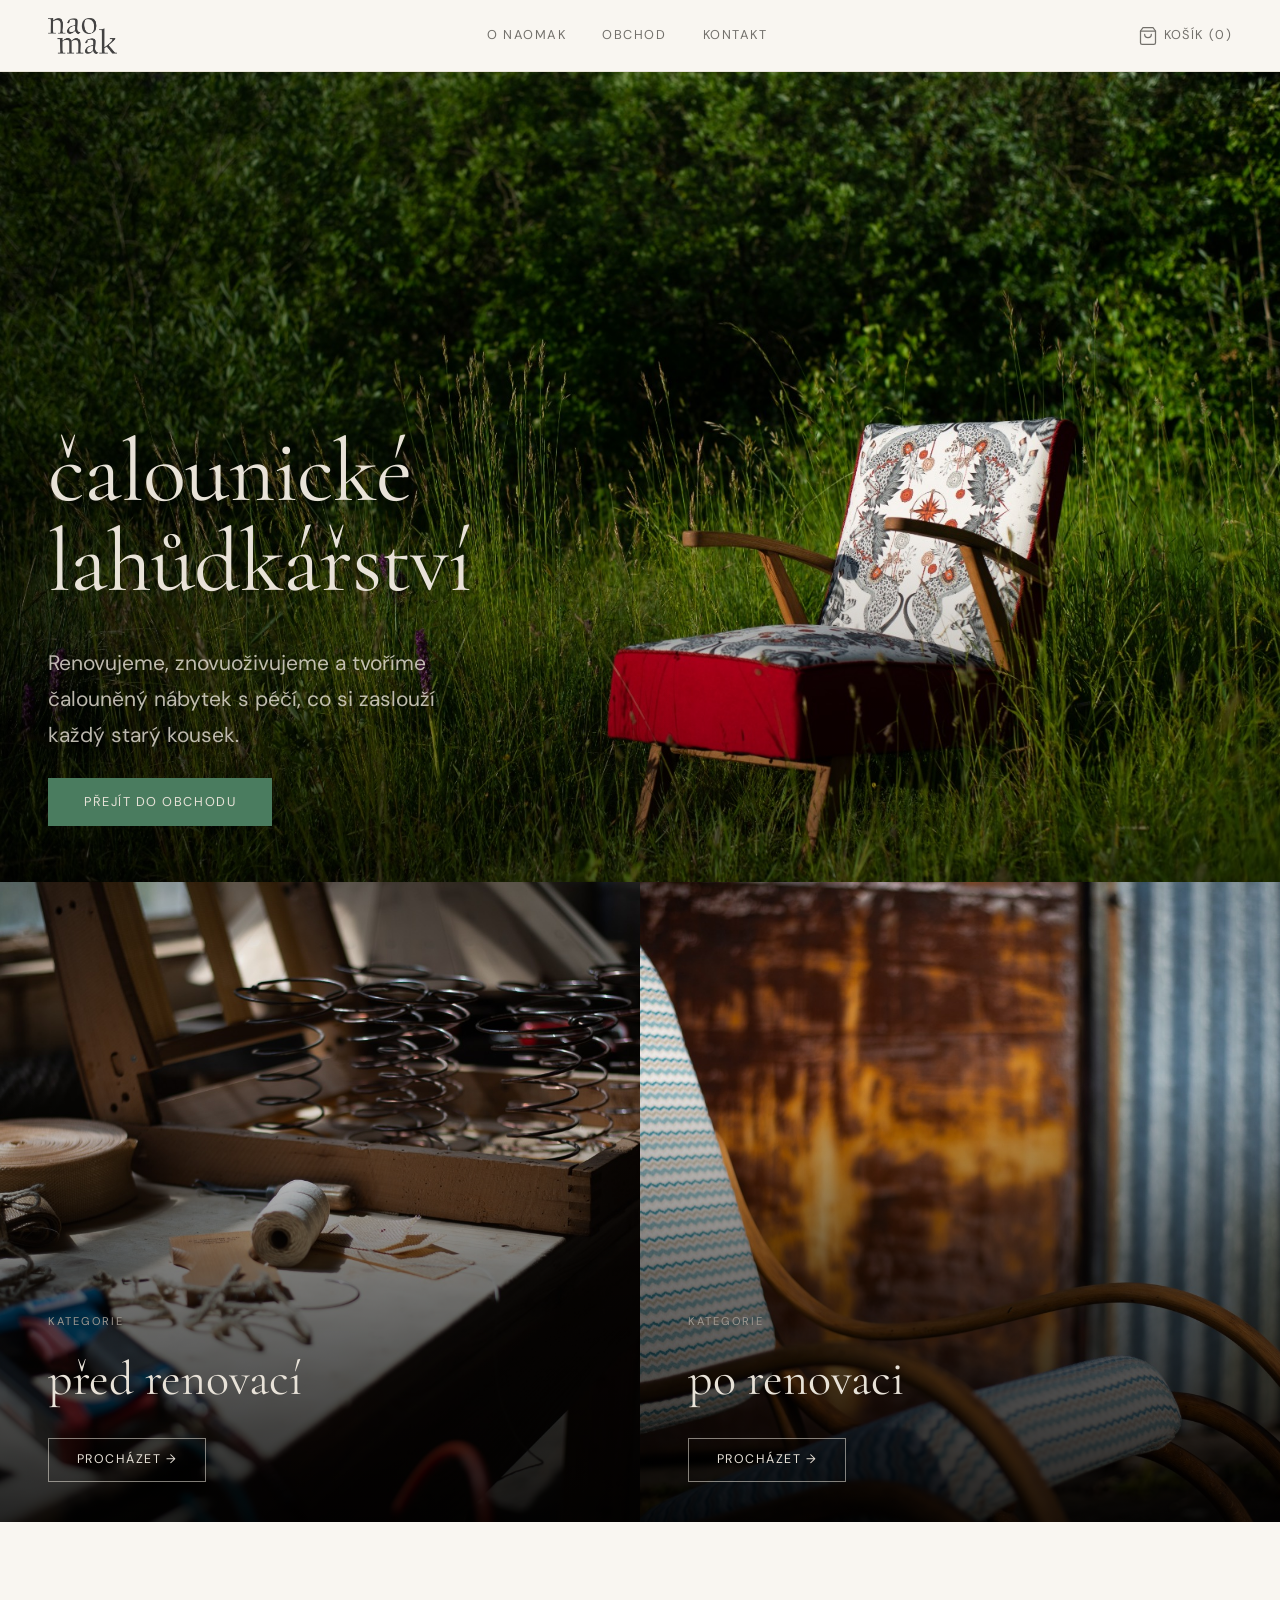
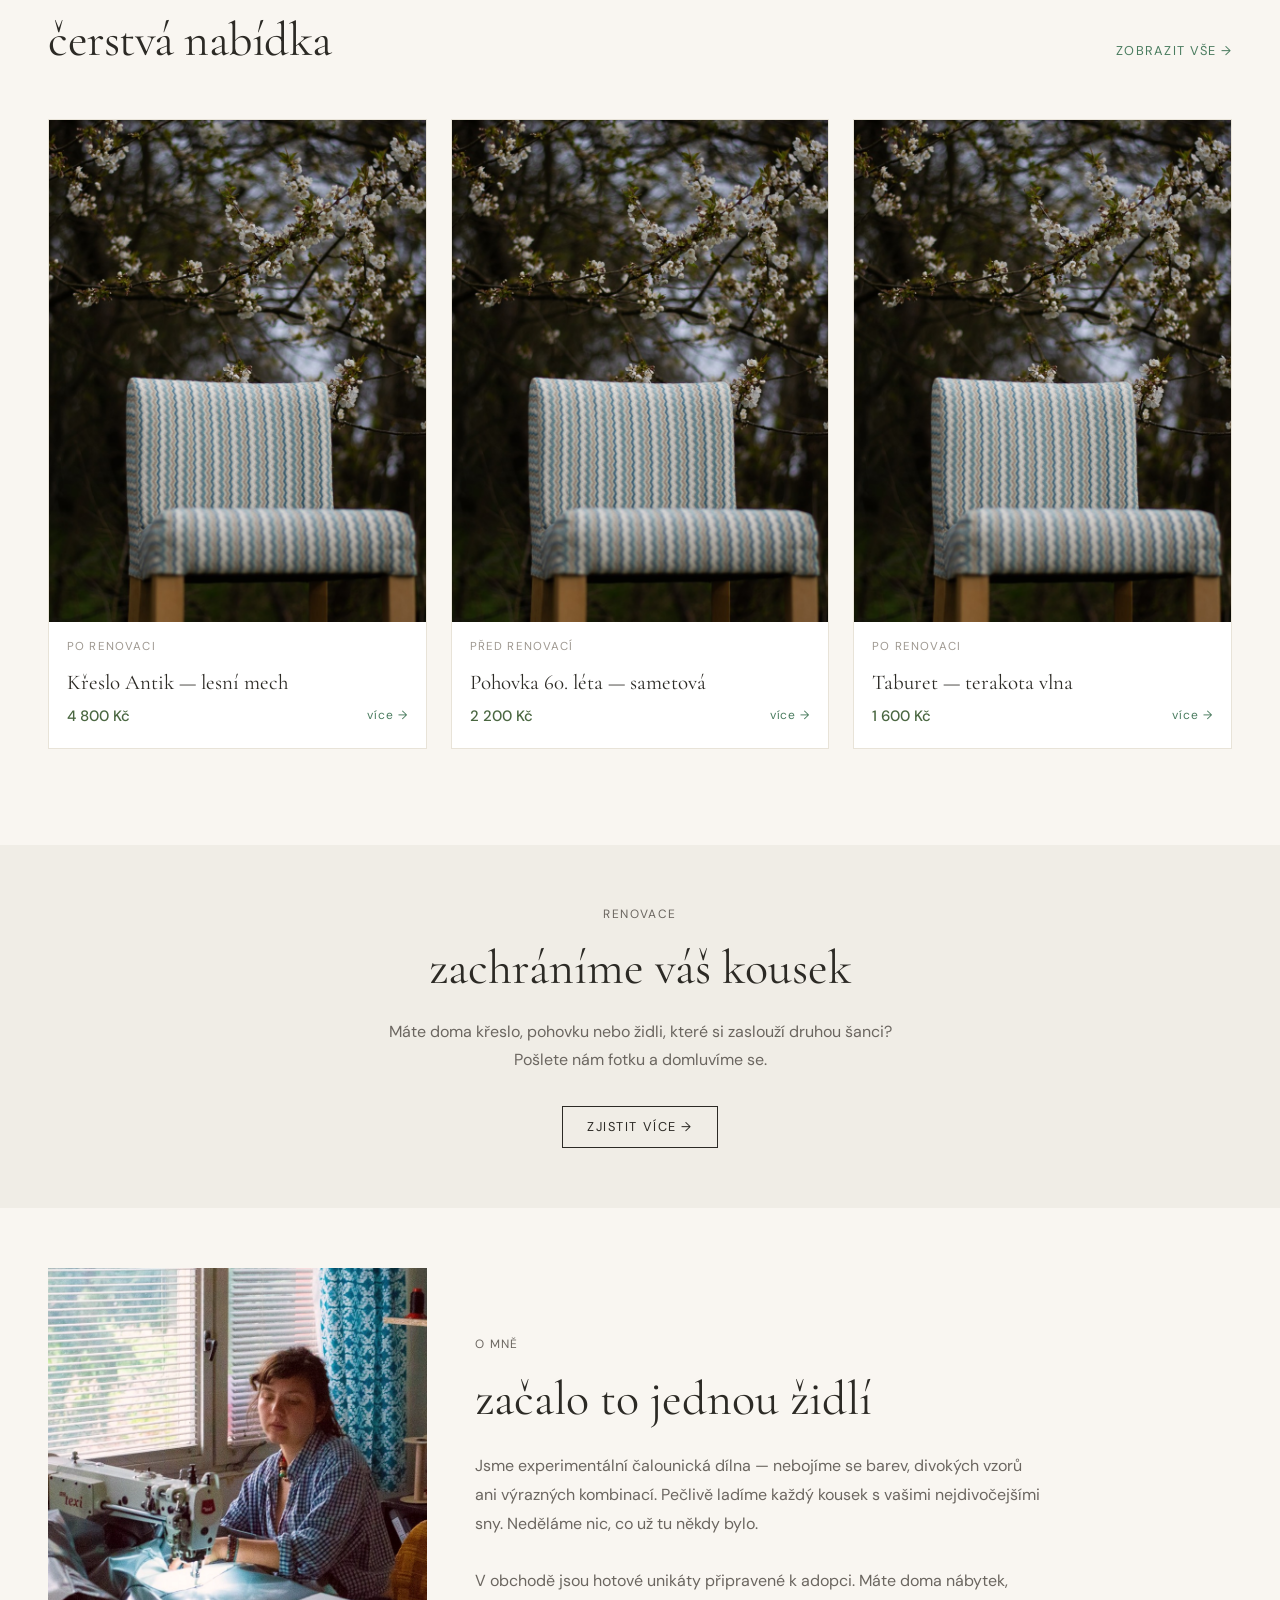
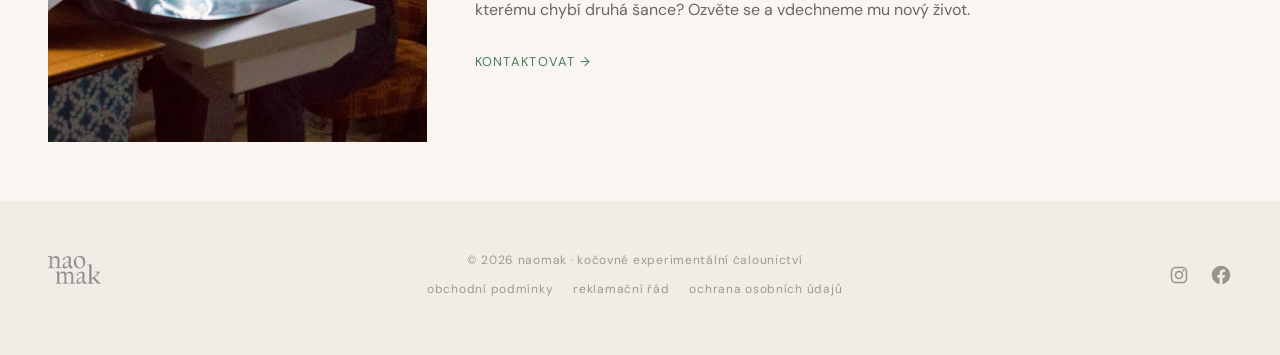
<file: prototype.html>
<!DOCTYPE html>
<html lang="cs">
<head>
  <meta charset="UTF-8" />
  <meta name="viewport" content="width=device-width, initial-scale=1.0" />
  <title>naomak – čalounické lahůdkářství</title>
  <link rel="icon" href="wp-content/uploads/2021/07/cropped-naomak-wht-sq-32x32.png" sizes="32x32" />
  <link rel="preconnect" href="https://fonts.googleapis.com" />
  <link rel="preconnect" href="https://fonts.gstatic.com" crossorigin />
  <link href="https://fonts.googleapis.com/css2?family=Cormorant+Garamond:wght@400;500&family=DM+Sans:wght@300;400&display=swap" rel="stylesheet" />
  <style>
    *, *::before, *::after { box-sizing: border-box; margin: 0; padding: 0; }

    :root {
      --bg:      #1a1a18;
      --accent:  #4a7c5f;
      --cream:   #e8e2d8;
      --muted:   #9e9890;
      --border:  rgba(232,226,216,.18);
    }

    html { font-size: 16px; }
    body {
      background: #e8e2d8;
      color: var(--cream);
      font-family: 'Cormorant Garamond', Georgia, serif;
      line-height: 1.6;
    }

    a { color: inherit; text-decoration: none; }

    /* ─── NAV ─────────────────────────────────────────────────── */
    .site-nav {
      position: sticky;
      top: 0;
      z-index: 100;
      background: #F9F6F1;
      border-bottom: 1px solid #E8E3D8;
      padding: 0 48px;
      height: 72px;
      display: flex;
      align-items: center;
      justify-content: space-between;
      gap: 24px;
    }

    .nav-logo img {
      height: 36px;
      width: auto;
      display: block;
    }

    .nav-links {
      display: flex;
      align-items: center;
      gap: 36px;
      list-style: none;
      font-family: 'DM Sans', Arial, sans-serif;
      font-size: .8rem;
      letter-spacing: .12em;
      text-transform: uppercase;
    }

    .nav-links a {
      color: #2C2A25;
      opacity: .65;
      transition: opacity .2s;
    }
    .nav-links a:hover { opacity: 1; }

    .nav-cart {
      display: flex;
      align-items: center;
      gap: 6px;
      font-family: 'DM Sans', Arial, sans-serif;
      font-size: .8rem;
      letter-spacing: .1em;
      text-transform: uppercase;
      color: #2C2A25;
      opacity: .65;
      transition: opacity .2s;
      cursor: pointer;
    }
    .nav-cart:hover { opacity: 1; }
    .nav-cart svg { flex-shrink: 0; }

    /* ─── HERO ────────────────────────────────────────────────── */
    .hero-section {
      position: relative;
      width: 100%;
      height: 90vh;
      min-height: 560px;
      display: flex;
      flex-direction: column;
      justify-content: flex-end;
      overflow: hidden;
    }

    .hero-photo {
      position: absolute;
      inset: 0;
      background-size: cover;
      background-position: center;
      background-repeat: no-repeat;
    }

    .hero-photo::after {
      content: '';
      position: absolute;
      inset: 0;
      background:
        linear-gradient(to right, rgba(0,0,0,.55) 0%, transparent 55%),
        linear-gradient(to top, rgba(0,0,0,.45) 0%, transparent 45%);
    }

    .hero-content {
      position: relative;
      z-index: 1;
      padding: 0 48px 56px;
    }

    .hero-title {
      font-size: clamp(3rem, 7vw, 7rem);
      font-weight: 400;
      letter-spacing: -.01em;
      line-height: 1.0;
      color: var(--cream);
      margin-bottom: 40px;
    }

    .hero-bottom {
      display: flex;
      flex-direction: column;
      align-items: flex-start;
      gap: 24px;
    }

    .hero-tagline {
      font-family: 'DM Sans', Arial, sans-serif;
      font-size: 21px;
      color: var(--cream);
      opacity: .8;
      max-width: 420px;
      line-height: 1.7;
    }

    .btn-primary {
      display: inline-block;
      padding: 14px 36px;
      background: var(--accent);
      color: var(--cream);
      font-family: 'DM Sans', Arial, sans-serif;
      font-size: .8rem;
      letter-spacing: .12em;
      text-transform: uppercase;
      border: none;
      cursor: pointer;
      transition: background .2s;
      white-space: nowrap;
      flex-shrink: 0;
    }
    .btn-primary:hover { background: #3d6b50; }

    /* ─── CATEGORY GRID ───────────────────────────────────────── */
.category-grid {
      display: grid;
      grid-template-columns: 1fr 1fr;
      width: 100%;
    }

    .category-tile {
      position: relative;
      height: 56vw;
      max-height: 640px;
      min-height: 320px;
      overflow: hidden;
      display: flex;
      align-items: flex-end;
    }

    .category-photo {
      position: absolute;
      inset: 0;
      background-size: cover;
      background-position: center;
      background-repeat: no-repeat;
      transition: transform .5s ease;
    }

    .category-tile:hover .category-photo {
      transform: scale(1.04);
    }

    .category-photo::after {
      content: '';
      position: absolute;
      inset: 0;
      background: linear-gradient(
        to bottom,
        transparent 30%,
        rgba(0,0,0,.5) 60%,
        rgba(0,0,0,.85) 100%
      );
    }

    .category-body {
      position: relative;
      z-index: 1;
      padding: 40px 48px;
      width: 100%;
    }

    .category-label {
      font-family: 'DM Sans', Arial, sans-serif;
      font-size: .7rem;
      letter-spacing: .18em;
      text-transform: uppercase;
      color: var(--muted);
      margin-bottom: 10px;
    }

    .category-name {
      font-size: clamp(2rem, 4vw, 3rem);
      font-weight: 400;
      margin-bottom: 20px;
      color: var(--cream);
    }

    .link-outline {
      display: inline-block;
      padding: 11px 28px;
      border: 1px solid rgba(232,226,216,.55);
      color: var(--cream);
      font-family: 'DM Sans', Arial, sans-serif;
      font-size: .78rem;
      letter-spacing: .12em;
      text-transform: uppercase;
      transition: border-color .2s, color .2s;
    }
    .link-outline:hover {
      border-color: var(--cream);
      color: var(--cream);
    }

    /* ─── O MNĚ ──────────────────────────────────────────────── */
    .about-section {
      background: #F9F6F1;
      padding: 60px 48px;
    }

    .about-grid {
      display: grid;
      grid-template-columns: 1fr 2fr;
      gap: 48px;
      align-items: center;
    }

    .about-photo {
      width: 100%;
      aspect-ratio: 4/5;
      object-fit: cover;
      display: block;
    }

    .about-label {
      font-family: 'DM Sans', Arial, sans-serif;
      font-size: .75rem;
      letter-spacing: .12em;
      text-transform: uppercase;
      color: #6B6660;
      margin-bottom: 16px;
    }

    .about-title {
      font-family: 'Cormorant Garamond', Georgia, serif;
      font-size: clamp(2rem, 4vw, 3rem);
      font-weight: 400;
      color: #2C2A25;
      line-height: 1.2;
      margin-bottom: 24px;
    }

    .about-text {
      font-family: 'DM Sans', Arial, sans-serif;
      font-size: 16px;
      color: #6B6660;
      line-height: 1.8;
      margin-bottom: 24px;
      max-width: 75%;
    }

    .about-link {
      font-family: 'DM Sans', Arial, sans-serif;
      font-size: .8rem;
      letter-spacing: .1em;
      text-transform: uppercase;
      color: var(--accent);
      transition: color .2s;
    }
    .about-link:hover { color: #3d6b50; }

    /* ─── PRODUCTS GRID ───────────────────────────────────────── */
    .products-section {
      padding: 80px 48px 96px;
      background: #F9F6F1;
    }

    .products-header {
      display: flex;
      align-items: baseline;
      justify-content: space-between;
      margin-bottom: 40px;
    }

    .products-title {
      font-size: clamp(2rem, 4vw, 3rem);
      font-weight: 400;
      letter-spacing: -.01em;
      color: #2C2A25;
    }

    .link-arrow {
      font-family: 'DM Sans', Arial, sans-serif;
      font-size: .8rem;
      letter-spacing: .1em;
      text-transform: uppercase;
      color: var(--accent);
      transition: color .2s;
    }
    .link-arrow:hover { color: #3d6b50; }

    .products-grid {
      display: grid;
      grid-template-columns: repeat(3, 1fr);
      gap: 24px;
    }

    .product-card {
      display: flex;
      flex-direction: column;
      cursor: pointer;
      background: #fff;
      border: 1px solid #E8E3D8;
      overflow: hidden;
    }

    .product-card:hover .product-photo {
      transform: scale(1.03);
    }

    .product-photo-wrap {
      aspect-ratio: 3/4;
      overflow: hidden;
      background: #eee;
      margin-bottom: 0;
    }

    .product-photo {
      width: 100%;
      height: 100%;
      object-fit: cover;
      display: block;
      transition: transform .4s ease;
    }

    .product-info {
      padding: 16px 18px 20px;
    }

    .product-name {
      font-size: 21px;
      font-weight: 400;
      margin-bottom: 4px;
      color: #2C2A25;
    }

    .product-category {
      font-family: 'DM Sans', Arial, sans-serif;
      font-size: .72rem;
      letter-spacing: .1em;
      text-transform: uppercase;
      color: #9e9890;
      margin-bottom: 10px;
    }

    .product-footer {
      display: flex;
      align-items: center;
      justify-content: space-between;
    }

    .product-price {
      font-family: 'DM Sans', Arial, sans-serif;
      font-size: 15px;
      color: #4A6741;
      font-weight: 500;
    }

    .product-more {
      font-family: 'DM Sans', Arial, sans-serif;
      font-size: 12px;
      letter-spacing: .08em;
      color: var(--accent);
      transition: color .2s;
    }
    .product-more:hover { color: #3d6b50; }

    /* ─── RENOVACE NA MÍRU ───────────────────────────────────── */
    .cta-section {
      background: #F0EDE6;
      padding: 60px 48px;
      text-align: center;
    }

    .cta-label {
      font-family: 'DM Sans', Arial, sans-serif;
      font-size: .75rem;
      letter-spacing: .12em;
      text-transform: uppercase;
      color: #6B6660;
      margin-bottom: 16px;
    }

    .cta-title {
      font-family: 'Cormorant Garamond', Georgia, serif;
      font-size: clamp(2rem, 4vw, 3rem);
      font-weight: 400;
      color: #2C2A25;
      margin-bottom: 20px;
      line-height: 1.2;
    }

    .cta-text {
      font-family: 'DM Sans', Arial, sans-serif;
      font-size: 16px;
      color: #6B6660;
      line-height: 1.75;
      max-width: 520px;
      margin: 0 auto 32px;
    }

    .btn-outline-gold {
      display: inline-block;
      padding: 10px 24px;
      border: 1px solid #2C2A25;
      color: #2C2A25;
      font-family: 'DM Sans', Arial, sans-serif;
      font-size: .8rem;
      letter-spacing: .12em;
      text-transform: uppercase;
      transition: background .2s, color .2s;
    }
    .btn-outline-gold:hover {
      background: #2C2A25;
      color: var(--cream);
    }

    /* ─── FOOTER ──────────────────────────────────────────────── */
    .site-footer {
      background: #F0EDE6;
      border-top: 1px solid #E8E3D8;
      padding: 48px 48px 56px;
      display: flex;
      align-items: center;
      justify-content: space-between;
      gap: 24px;
    }

    .footer-logo img {
      height: 28px;
      width: auto;
      opacity: .6;
    }

    .footer-copy {
      font-family: 'DM Sans', Arial, sans-serif;
      font-size: .75rem;
      letter-spacing: .06em;
      color: #9e9890;
      text-align: center;
      display: flex;
      flex-direction: column;
      gap: 10px;
    }

    .footer-legal {
      display: flex;
      gap: 20px;
      justify-content: center;
      flex-wrap: wrap;
    }

    .footer-legal a {
      color: #9e9890;
      transition: color .2s;
    }
    .footer-legal a:hover { color: #2C2A25; }

    .footer-social {
      display: flex;
      align-items: center;
      gap: 20px;
    }

    .footer-social a {
      display: flex;
      align-items: center;
      color: #2C2A25;
      opacity: .45;
      transition: opacity .2s;
    }
    .footer-social a:hover { opacity: .9; }
    .footer-social svg { display: block; }

    /* ─── RESPONSIVE ──────────────────────────────────────────── */
    @media (max-width: 900px) {
      .site-nav   { padding: 0 24px; }
      .hero-content { padding: 0 24px 40px; }
      .category-body { padding: 28px 24px; }
      .about-section { padding: 48px 24px; }
      .about-grid { grid-template-columns: 1fr; gap: 32px; }
      .about-text { max-width: 100%; }
      .products-section { padding: 56px 24px 72px; }
      .site-footer { padding: 40px 24px 48px; }
    }

    .nav-hamburger { display: none; }
    .mobile-menu   { display: none; }

    @media (max-width: 640px) {
      /* nav: 3-sloupcový grid na mobilu */
      .site-nav {
        display: grid;
        grid-template-columns: 1fr auto 1fr;
        align-items: center;
        padding: 0 20px;
      }
      .nav-logo { justify-self: start; }
      .nav-links { display: none; }

      .nav-cart {
        justify-self: center;
        gap: 4px;
        font-size: .75rem;
      }
      .nav-cart-label { display: none; }

      .nav-hamburger {
        display: flex;
        flex-direction: column;
        justify-content: center;
        align-items: flex-end;
        gap: 5px;
        justify-self: end;
        background: none;
        border: none;
        cursor: pointer;
        padding: 4px 0;
        width: 28px;
      }
      .nav-hamburger span {
        display: block;
        height: 1.5px;
        background: #2C2A25;
        transition: transform .25s, opacity .25s;
        transform-origin: center;
      }
      .nav-hamburger span:nth-child(1) { width: 22px; }
      .nav-hamburger span:nth-child(2) { width: 16px; }
      .nav-hamburger span:nth-child(3) { width: 22px; }

      /* stav otevřeno */
      .nav-hamburger.is-open span:nth-child(1) { transform: translateY(6.5px) rotate(45deg); width: 22px; }
      .nav-hamburger.is-open span:nth-child(2) { opacity: 0; }
      .nav-hamburger.is-open span:nth-child(3) { transform: translateY(-6.5px) rotate(-45deg); width: 22px; }

      /* mobilní menu dropdown — překryv, žádný layout shift */
      .mobile-menu {
        display: block;
        position: absolute;
        top: 72px;
        left: 0;
        right: 0;
        z-index: 99;
        background: #F9F6F1;
        border-bottom: 1px solid #E8E3D8;
        overflow: hidden;
        max-height: 0;
        transition: max-height .3s ease;
      }
      .mobile-menu.is-open { max-height: 240px; }
      .mobile-menu ul {
        list-style: none;
        padding: 8px 0 16px;
      }
      .mobile-menu ul li a {
        display: block;
        padding: 14px 24px;
        font-family: 'DM Sans', Arial, sans-serif;
        font-size: .85rem;
        letter-spacing: .12em;
        text-transform: uppercase;
        color: #2C2A25;
        opacity: .7;
        transition: opacity .2s;
      }
      .mobile-menu ul li a:hover { opacity: 1; }

      .hero-photo::after {
        background: linear-gradient(
          to top,
          rgba(0,0,0,.75) 0%,
          rgba(0,0,0,.35) 45%,
          transparent 70%
        );
      }
      .category-photo::after {
        background: linear-gradient(
          to top,
          rgba(0,0,0,.85) 0%,
          rgba(0,0,0,.45) 50%,
          transparent 75%
        );
      }

      .hero-bottom { flex-direction: column; align-items: flex-start; }
      .category-grid { grid-template-columns: 1fr; }
      .category-tile { height: 80vw; }
      .products-grid { grid-template-columns: 1fr 1fr; gap: 16px; }
      .products-grid .product-card:last-child { display: none; }
      .site-footer { flex-wrap: wrap; justify-content: center; text-align: center; }
    }
  </style>
</head>
<body>

  <!-- ── 1. NAV ──────────────────────────────────────────────── -->
  <header style="position: relative;">
    <nav class="site-nav">
      <a class="nav-logo" href="#">
        <img src="wp-content/uploads/2021/07/naomak-blck.png"
             alt="naomak"
             width="116" height="60" />
      </a>

      <ul class="nav-links">
        <li><a href="#">O naomak</a></li>
        <li><a href="#">Obchod</a></li>
        <li><a href="#">Kontakt</a></li>
      </ul>

      <a class="nav-cart" href="#">
        <svg width="20" height="20" viewBox="0 0 24 24" fill="none"
             stroke="currentColor" stroke-width="1.5"
             stroke-linecap="round" stroke-linejoin="round">
          <path d="M6 2 3 6v14a2 2 0 0 0 2 2h14a2 2 0 0 0 2-2V6l-3-4z"/>
          <line x1="3" y1="6" x2="21" y2="6"/>
          <path d="M16 10a4 4 0 0 1-8 0"/>
        </svg>
        <span class="nav-cart-label">Košík </span>(0)
      </a>

      <button class="nav-hamburger" id="nav-hamburger" aria-label="Otevřít menu" aria-expanded="false">
        <span></span>
        <span></span>
        <span></span>
      </button>
    </nav>

    <div class="mobile-menu" id="mobile-menu" aria-hidden="true">
      <ul>
        <li><a href="#">O naomak</a></li>
        <li><a href="#">Obchod</a></li>
        <li><a href="#">Kontakt</a></li>
      </ul>
    </div>
  </header>

  <main>

    <!-- ── 2. HERO ────────────────────────────────────────────── -->
    <section class="hero-section">
      <div class="hero-photo" style="background-image: url('wp-includes/images/WhatsApp-Image-2021-07-05-at-18.30.34.jpeg')" role="img" aria-label="Fotografie čalouněného nábytku"></div>

      <div class="hero-content">
        <h1 class="hero-title">čalounické<br>lahůdkářství</h1>

        <div class="hero-bottom">
          <p class="hero-tagline">
            Renovujeme, znovuoživujeme a tvoříme čalouněný nábytek
            s péčí, co si zaslouží každý starý kousek.
          </p>
          <a class="btn-primary" href="#">přejít do obchodu</a>
        </div>
      </div>
    </section>

    <!-- ── 3. CATEGORY GRID ──────────────────────────────────── -->
    <section class="category-grid" aria-label="Kategorie produktů">

      <article class="category-tile">
        <div class="category-photo" style="background-image: url('wp-includes/images/WhatsApp-Image-2021-07-05-at-18.28.45-1.jpeg')" role="img" aria-label="Nábytek před renovací"></div>
        <div class="category-body">
          <p class="category-label">kategorie</p>
          <h2 class="category-name">před renovací</h2>
          <a class="link-outline" href="#">procházet →</a>
        </div>
      </article>

      <article class="category-tile">
        <div class="category-photo" style="background-image: url('wp-includes/images/WhatsApp-Image-2021-07-05-at-18.28.46-1-1.jpeg')" role="img" aria-label="Nábytek po renovaci"></div>
        <div class="category-body">
          <p class="category-label">kategorie</p>
          <h2 class="category-name">po renovaci</h2>
          <a class="link-outline" href="#">procházet →</a>
        </div>
      </article>

    </section>

    <!-- ── 5. PRODUCTS GRID ──────────────────────────────────── -->
    <section class="products-section">
      <div class="products-header">
        <h2 class="products-title">čerstvá nabídka</h2>
        <a class="link-arrow" href="#">zobrazit vše →</a>
      </div>

      <div class="products-grid">

        <article class="product-card">
          <div class="product-photo-wrap">
            <img class="product-photo"
                 src="wp-includes/images/WhatsApp-Image-2021-07-05-at-18.29.21-1.jpeg"
                 alt="Křeslo Antik — lesní mech" />
          </div>
          <div class="product-info">
            <p class="product-category">Po renovaci</p>
            <h3 class="product-name">Křeslo Antik — lesní mech</h3>
            <div class="product-footer">
              <span class="product-price">4 800 Kč</span>
              <a class="product-more" href="#">více →</a>
            </div>
          </div>
        </article>

        <article class="product-card">
          <div class="product-photo-wrap">
            <img class="product-photo"
                 src="wp-includes/images/WhatsApp-Image-2021-07-05-at-18.29.21-1.jpeg"
                 alt="Pohovka 60. léta — sametová" />
          </div>
          <div class="product-info">
            <p class="product-category">Před renovací</p>
            <h3 class="product-name">Pohovka 60. léta — sametová</h3>
            <div class="product-footer">
              <span class="product-price">2 200 Kč</span>
              <a class="product-more" href="#">více →</a>
            </div>
          </div>
        </article>

        <article class="product-card">
          <div class="product-photo-wrap">
            <img class="product-photo"
                 src="wp-includes/images/WhatsApp-Image-2021-07-05-at-18.29.21-1.jpeg"
                 alt="Taburet — terakota vlna" />
          </div>
          <div class="product-info">
            <p class="product-category">Po renovaci</p>
            <h3 class="product-name">Taburet — terakota vlna</h3>
            <div class="product-footer">
              <span class="product-price">1 600 Kč</span>
              <a class="product-more" href="#">více →</a>
            </div>
          </div>
        </article>

      </div>
    </section>

    <!-- ── 6. RENOVACE NA MÍRU ──────────────────────────────── -->
    <section class="cta-section">
      <p class="cta-label">renovace</p>
      <h2 class="cta-title">zachráníme váš kousek</h2>
      <p class="cta-text">Máte doma křeslo, pohovku nebo židli, které si zaslouží druhou šanci? Pošlete nám fotku a domluvíme se.</p>
      <a class="btn-outline-gold" href="#">zjistit více →</a>
    </section>

    <!-- ── 7. O MNĚ ─────────────────────────────────────────── -->
    <section class="about-section">
      <div class="about-grid">
        <img class="about-photo"
             src="wp-includes/images/minka.webp"
             alt="Minka — čalounice naomak" />
        <div class="about-body">
          <p class="about-label">o mně</p>
          <h2 class="about-title">začalo to jednou židlí</h2>
          <p class="about-text">Jsme experimentální čalounická dílna — nebojíme se barev, divokých vzorů ani výrazných kombinací. Pečlivě ladíme každý kousek s vašimi nejdivočejšími sny. Neděláme nic, co už tu někdy bylo.<br><br>V obchodě jsou hotové unikáty připravené k adopci. Máte doma nábytek, kterému chybí druhá šance? Ozvěte se a vdechneme mu nový život.</p>
          <a class="about-link" href="#">kontaktovat →</a>
        </div>
      </div>
    </section>

  </main>

  <!-- ── 8. FOOTER ─────────────────────────────────────────── -->
  <footer class="site-footer">

    <a class="footer-logo" href="#">
      <img src="wp-content/uploads/2021/07/naomak-blck.png"
           alt="naomak" width="116" height="60" />
    </a>

    <div class="footer-copy">
      <p>© 2026 naomak · kočovné experimentální čalounictví</p>
      <nav class="footer-legal">
        <a href="#">obchodní podmínky</a>
        <a href="#">reklamační řád</a>
        <a href="#">ochrana osobních údajů</a>
      </nav>
    </div>

    <div class="footer-social">
      <a href="https://www.instagram.com/naomak_calounictvi/"
         target="_blank" rel="noopener" aria-label="Instagram">
        <svg width="22" height="22" viewBox="0 0 24 24" fill="currentColor"
             xmlns="http://www.w3.org/2000/svg">
          <path d="M12,4.622c2.403,0,2.688,0.009,3.637,0.052c0.877,0.04,1.354,0.187,1.671,0.31
            c0.42,0.163,0.72,0.358,1.035,0.673c0.315,0.315,0.51,0.615,0.673,1.035
            c0.123,0.317,0.27,0.794,0.31,1.671c0.043,0.949,0.052,1.234,0.052,3.637
            s-0.009,2.688-0.052,3.637c-0.04,0.877-0.187,1.354-0.31,1.671
            c-0.163,0.42-0.358,0.72-0.673,1.035c-0.315,0.315-0.615,0.51-1.035,0.673
            c-0.317,0.123-0.794,0.27-1.671,0.31c-0.949,0.043-1.233,0.052-3.637,0.052
            s-2.688-0.009-3.637-0.052c-0.877-0.04-1.354-0.187-1.671-0.31
            c-0.42-0.163-0.72-0.358-1.035-0.673c-0.315-0.315-0.51-0.615-0.673-1.035
            c-0.123-0.317-0.27-0.794-0.31-1.671C4.631,14.688,4.622,14.403,4.622,12
            s0.009-2.688,0.052-3.637c0.04-0.877,0.187-1.354,0.31-1.671
            c0.163-0.42,0.358-0.72,0.673-1.035c0.315-0.315,0.615-0.51,1.035-0.673
            c0.317-0.123,0.794-0.27,1.671-0.31C9.312,4.631,9.597,4.622,12,4.622
            M12,3C9.556,3,9.249,3.01,8.289,3.054C7.331,3.098,6.677,3.25,6.105,3.472
            C5.513,3.702,5.011,4.01,4.511,4.511c-0.5,0.5-0.808,1.002-1.038,1.594
            C3.25,6.677,3.098,7.331,3.054,8.289C3.01,9.249,3,9.556,3,12
            c0,2.444,0.01,2.751,0.054,3.711c0.044,0.958,0.196,1.612,0.418,2.185
            c0.23,0.592,0.538,1.094,1.038,1.594c0.5,0.5,1.002,0.808,1.594,1.038
            c0.572,0.222,1.227,0.375,2.185,0.418C9.249,20.99,9.556,21,12,21
            s2.751-0.01,3.711-0.054c0.958-0.044,1.612-0.196,2.185-0.418
            c0.592-0.23,1.094-0.538,1.594-1.038c0.5-0.5,0.808-1.002,1.038-1.594
            c0.222-0.572,0.375-1.227,0.418-2.185C20.99,14.751,21,14.444,21,12
            s-0.01-2.751-0.054-3.711c-0.044-0.958-0.196-1.612-0.418-2.185
            c-0.23-0.592-0.538-1.094-1.038-1.594c-0.5-0.5-1.002-0.808-1.594-1.038
            c-0.572-0.222-1.227-0.375-2.185-0.418C14.751,3.01,14.444,3,12,3L12,3z
            M12,7.378c-2.552,0-4.622,2.069-4.622,4.622S9.448,16.622,12,16.622
            s4.622-2.069,4.622-4.622S14.552,7.378,12,7.378z M12,15c-1.657,0-3-1.343-3-3
            s1.343-3,3-3s3,1.343,3,3S13.657,15,12,15z M16.804,6.116
            c-0.596,0-1.08,0.484-1.08,1.08s0.484,1.08,1.08,1.08
            c0.596,0,1.08-0.484,1.08-1.08S17.401,6.116,16.804,6.116z"/>
        </svg>
      </a>

      <a href="https://www.facebook.com/naomakupholstery"
         target="_blank" rel="noopener" aria-label="Facebook">
        <svg width="22" height="22" viewBox="0 0 24 24" fill="currentColor"
             xmlns="http://www.w3.org/2000/svg">
          <path d="M12 2C6.5 2 2 6.5 2 12c0 5 3.7 9.1 8.4 9.9v-7H7.9V12h2.5V9.8
            c0-2.5 1.5-3.9 3.8-3.9 1.1 0 2.2.2 2.2.2v2.5h-1.3c-1.2 0-1.6.8-1.6 1.6V12
            h2.8l-.4 2.9h-2.3v7C18.3 21.1 22 17 22 12c0-5.5-4.5-10-10-10z"/>
        </svg>
      </a>
    </div>

  </footer>

  <script>
    const btn  = document.getElementById('nav-hamburger');
    const menu = document.getElementById('mobile-menu');
    btn.addEventListener('click', () => {
      const open = btn.classList.toggle('is-open');
      menu.classList.toggle('is-open', open);
      btn.setAttribute('aria-expanded', open);
      menu.setAttribute('aria-hidden', !open);
    });
  </script>
</body>
</html>
</file>
